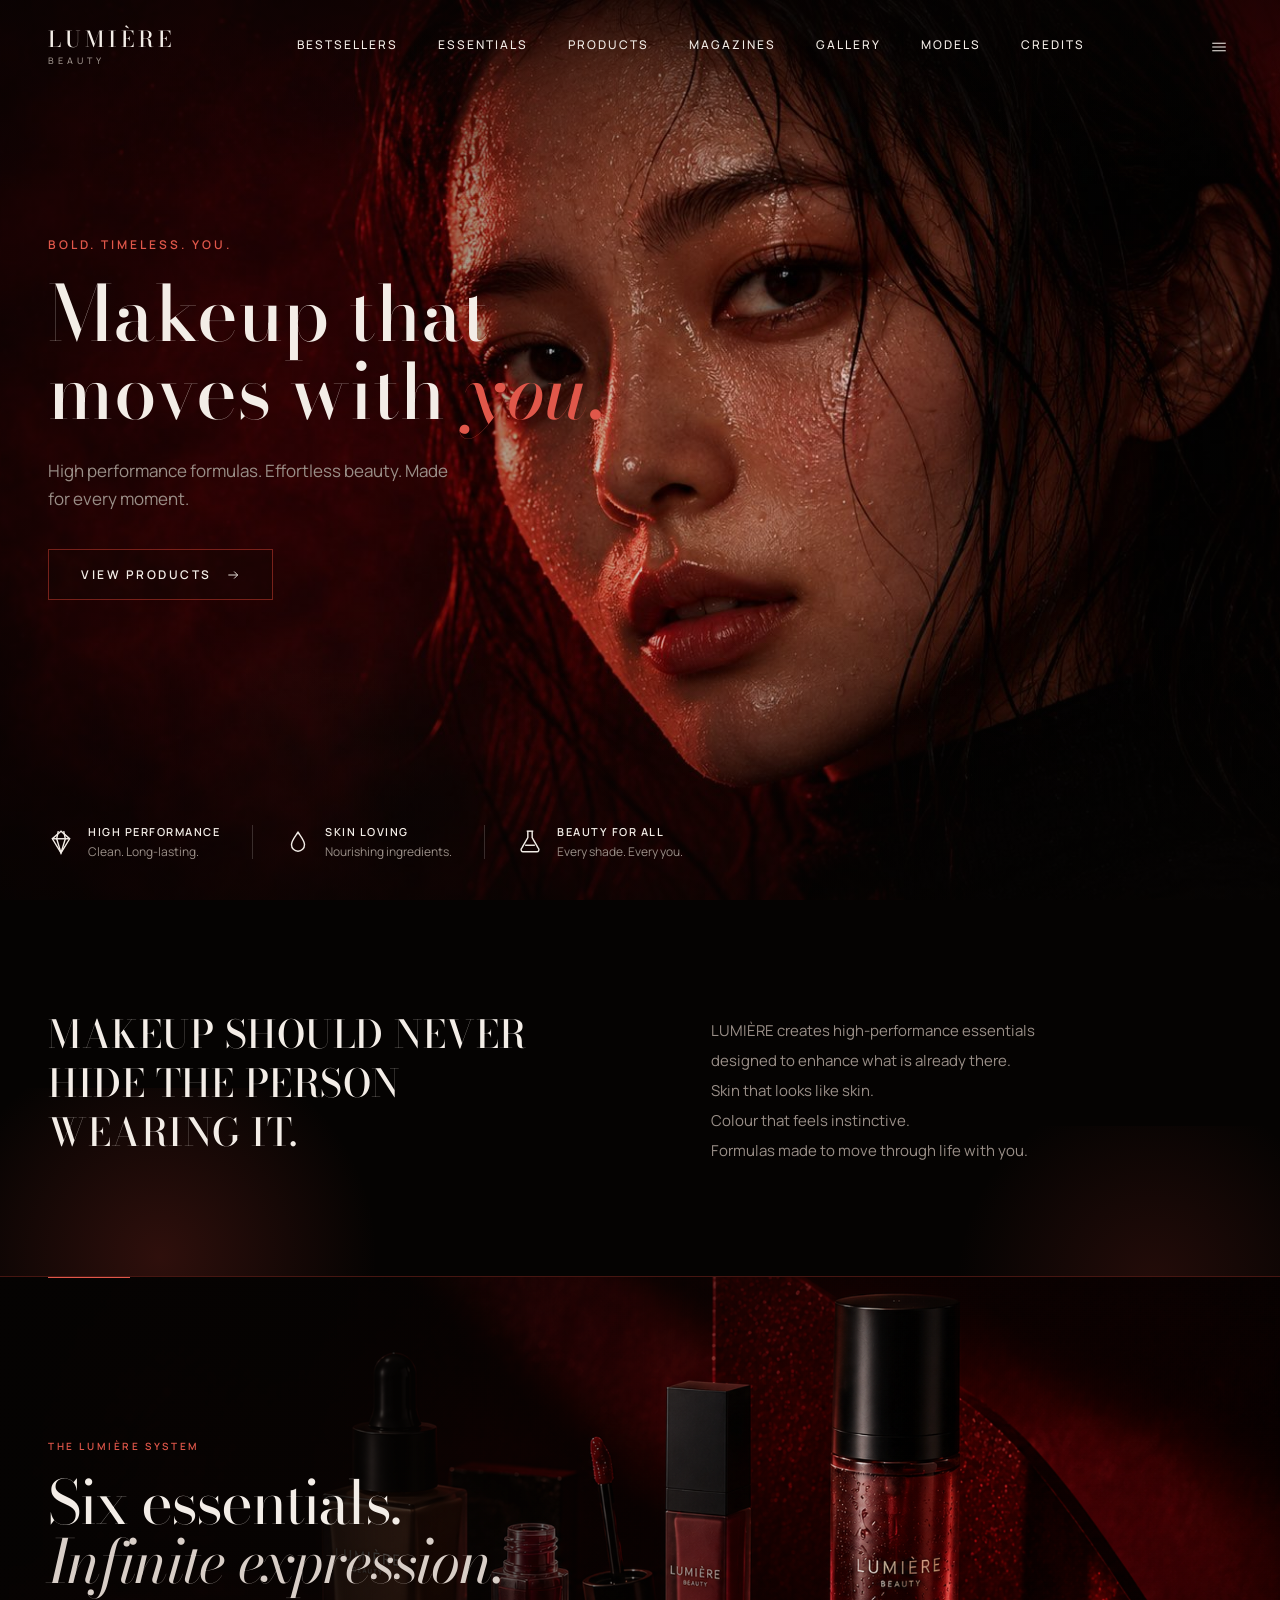
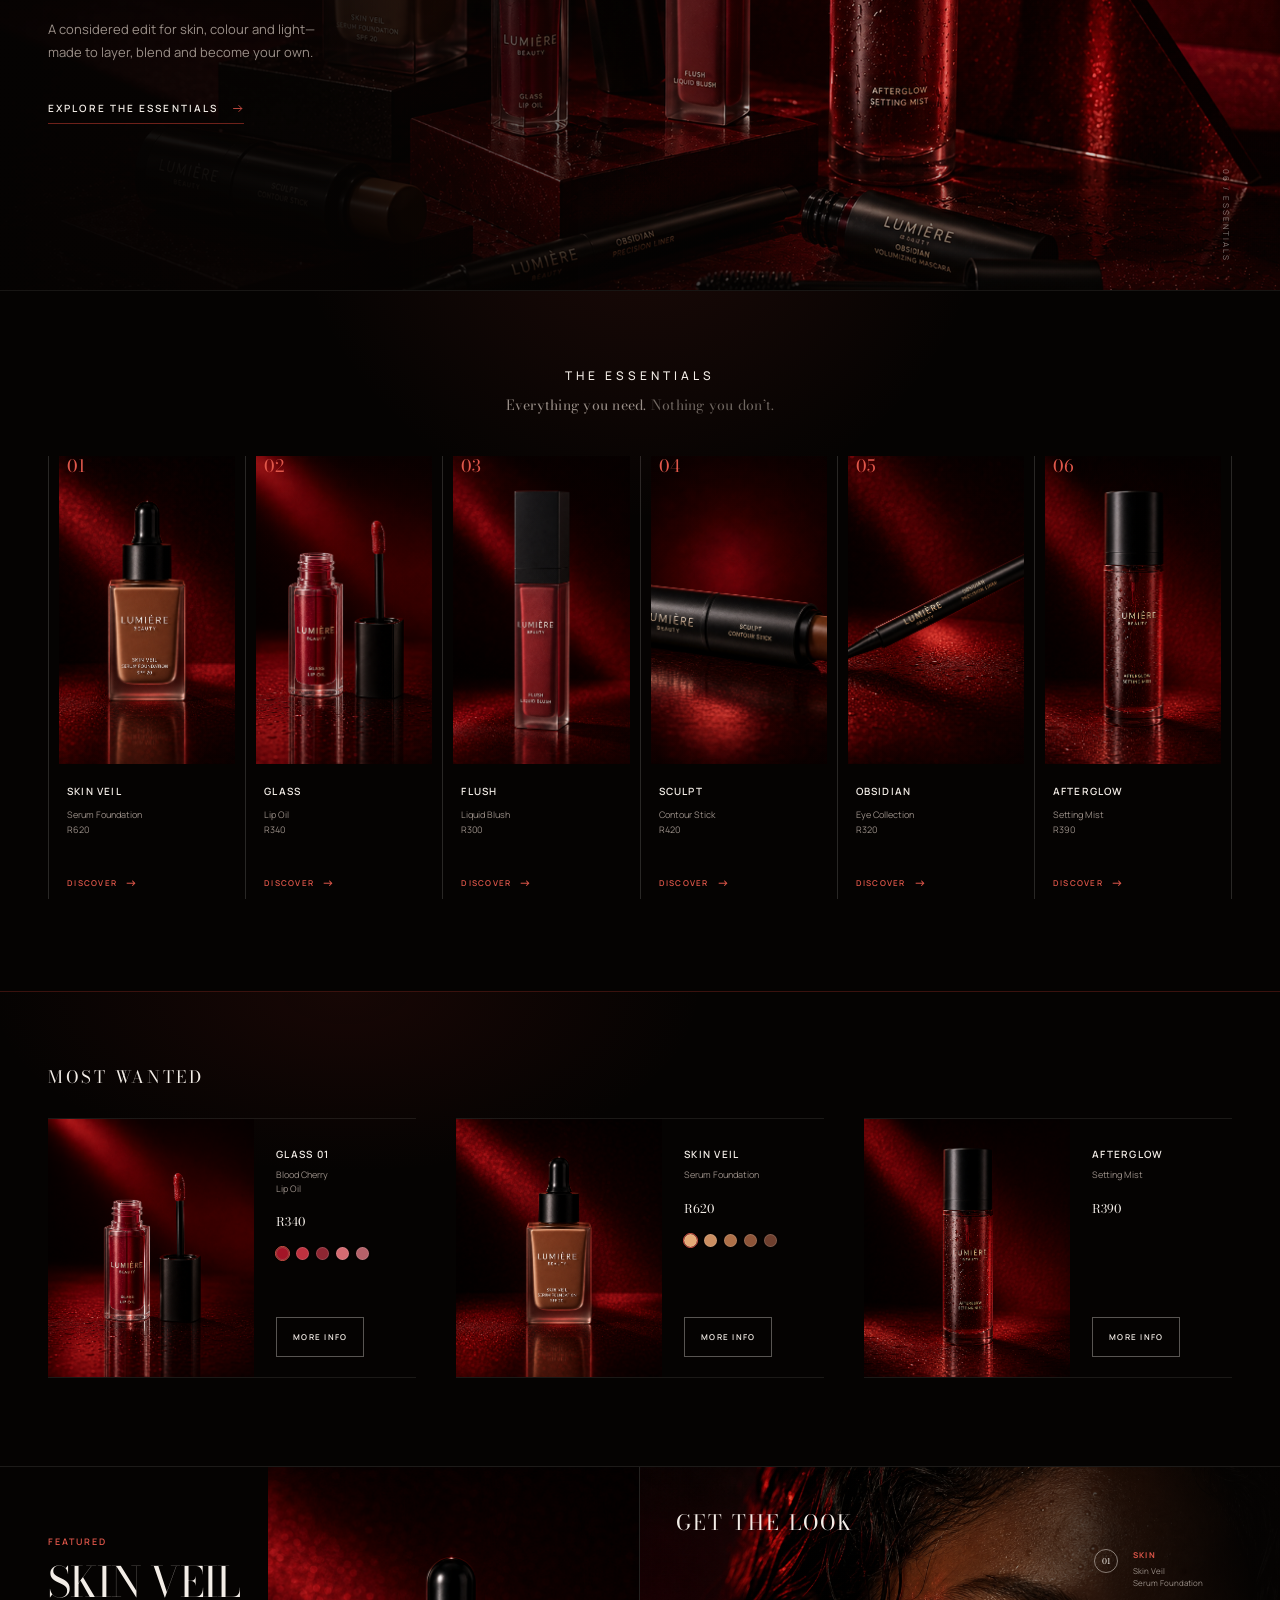
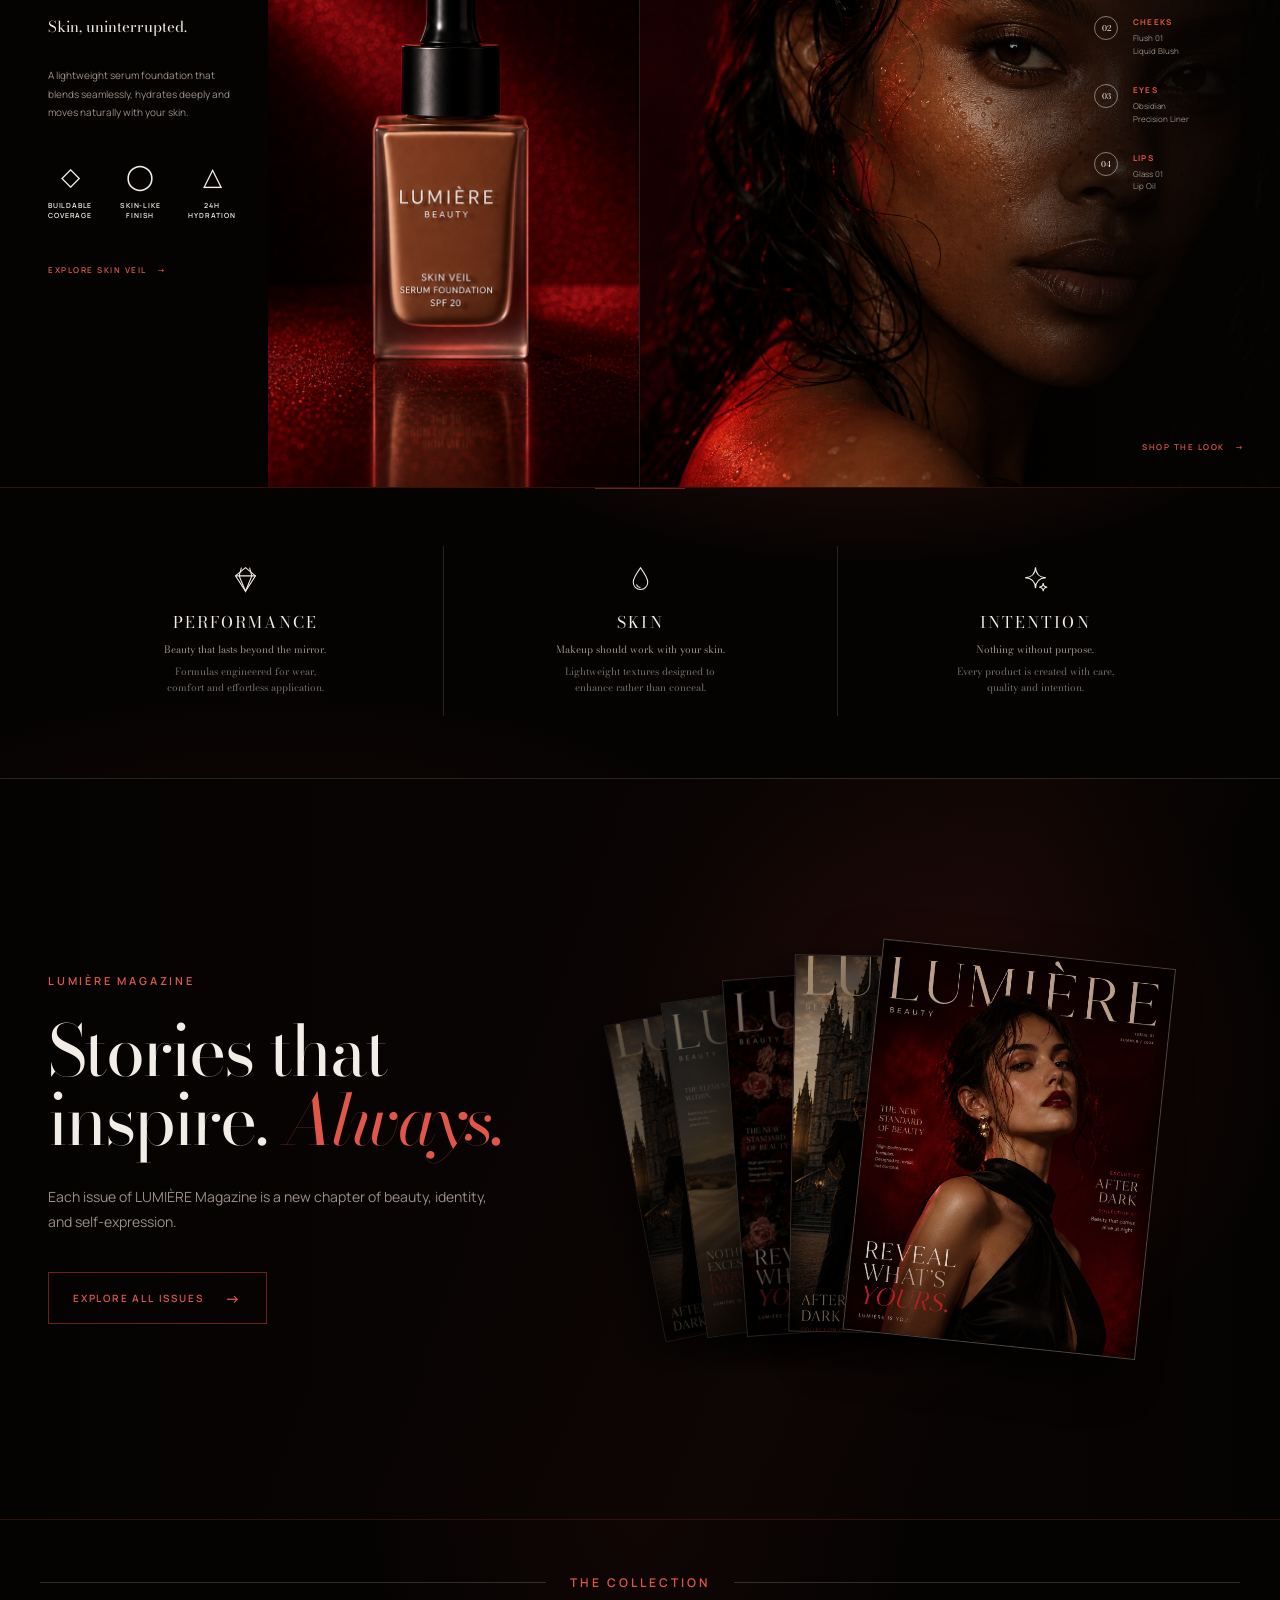
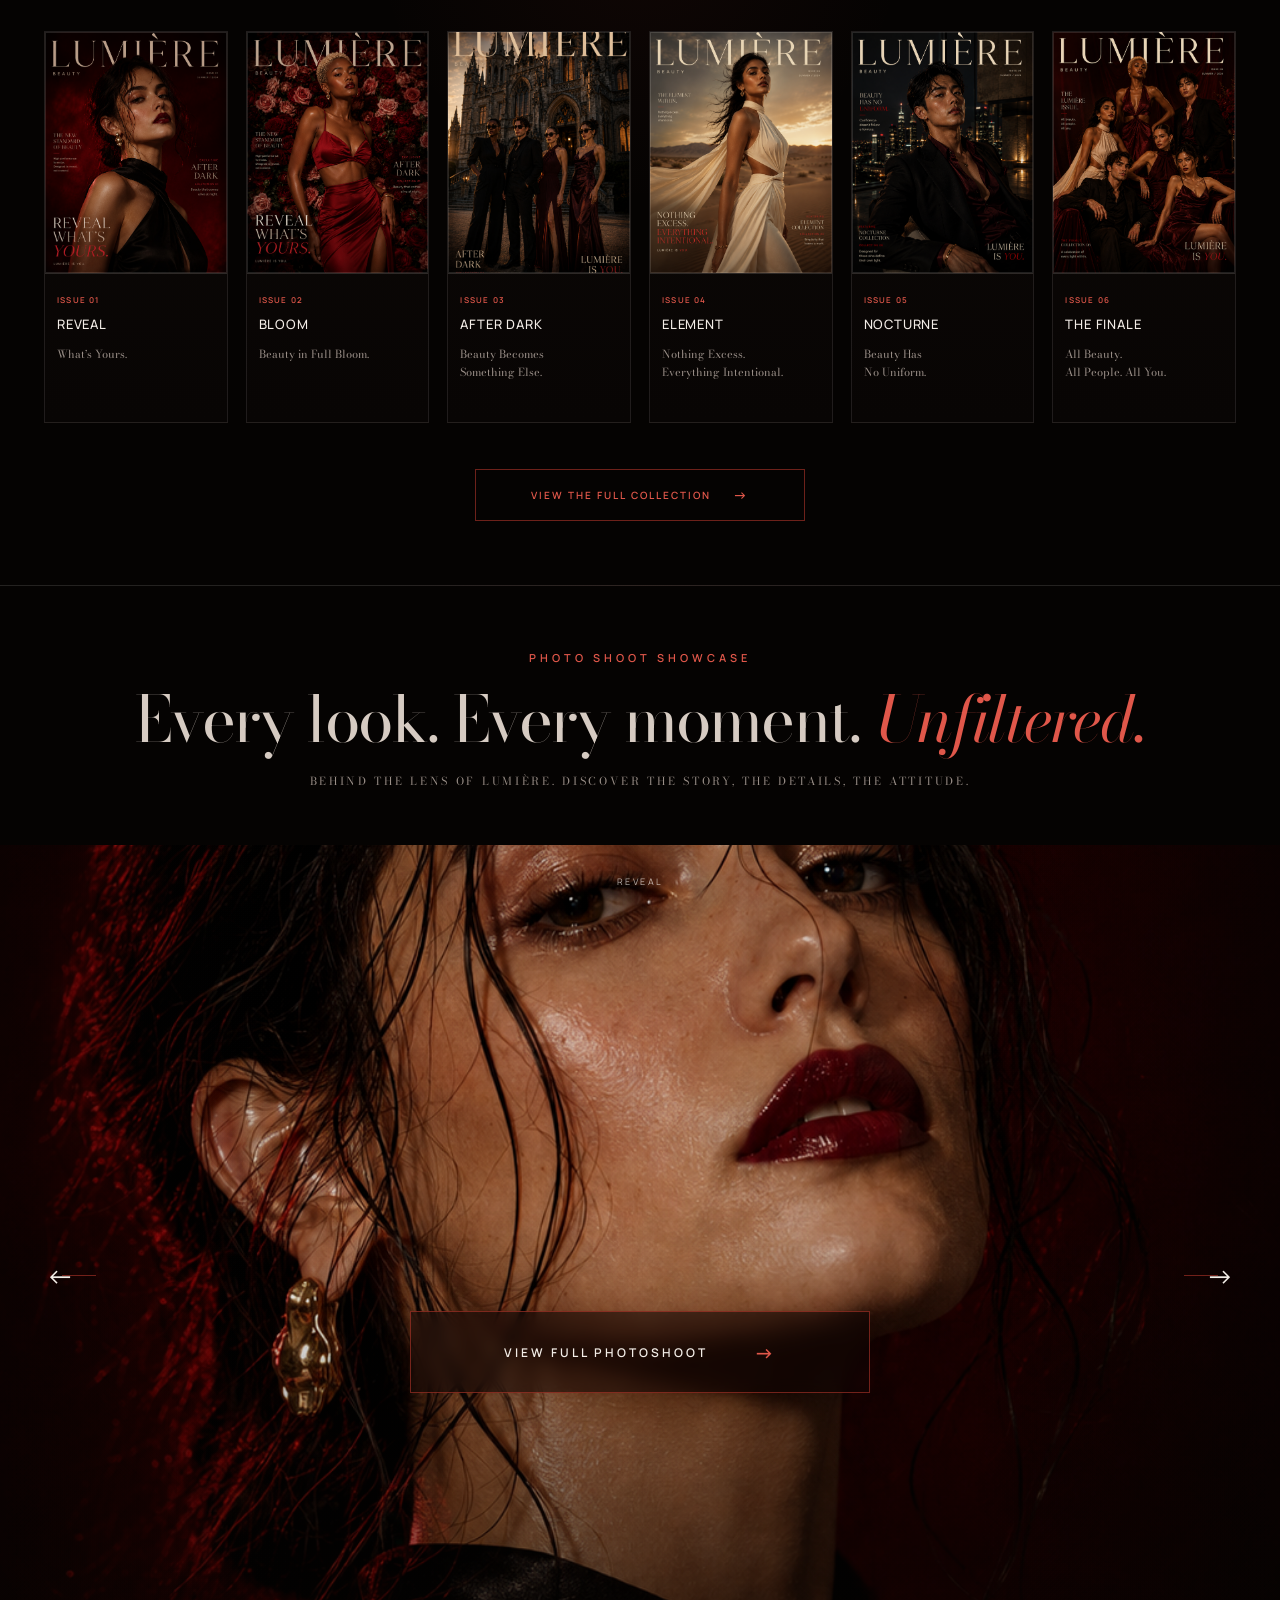
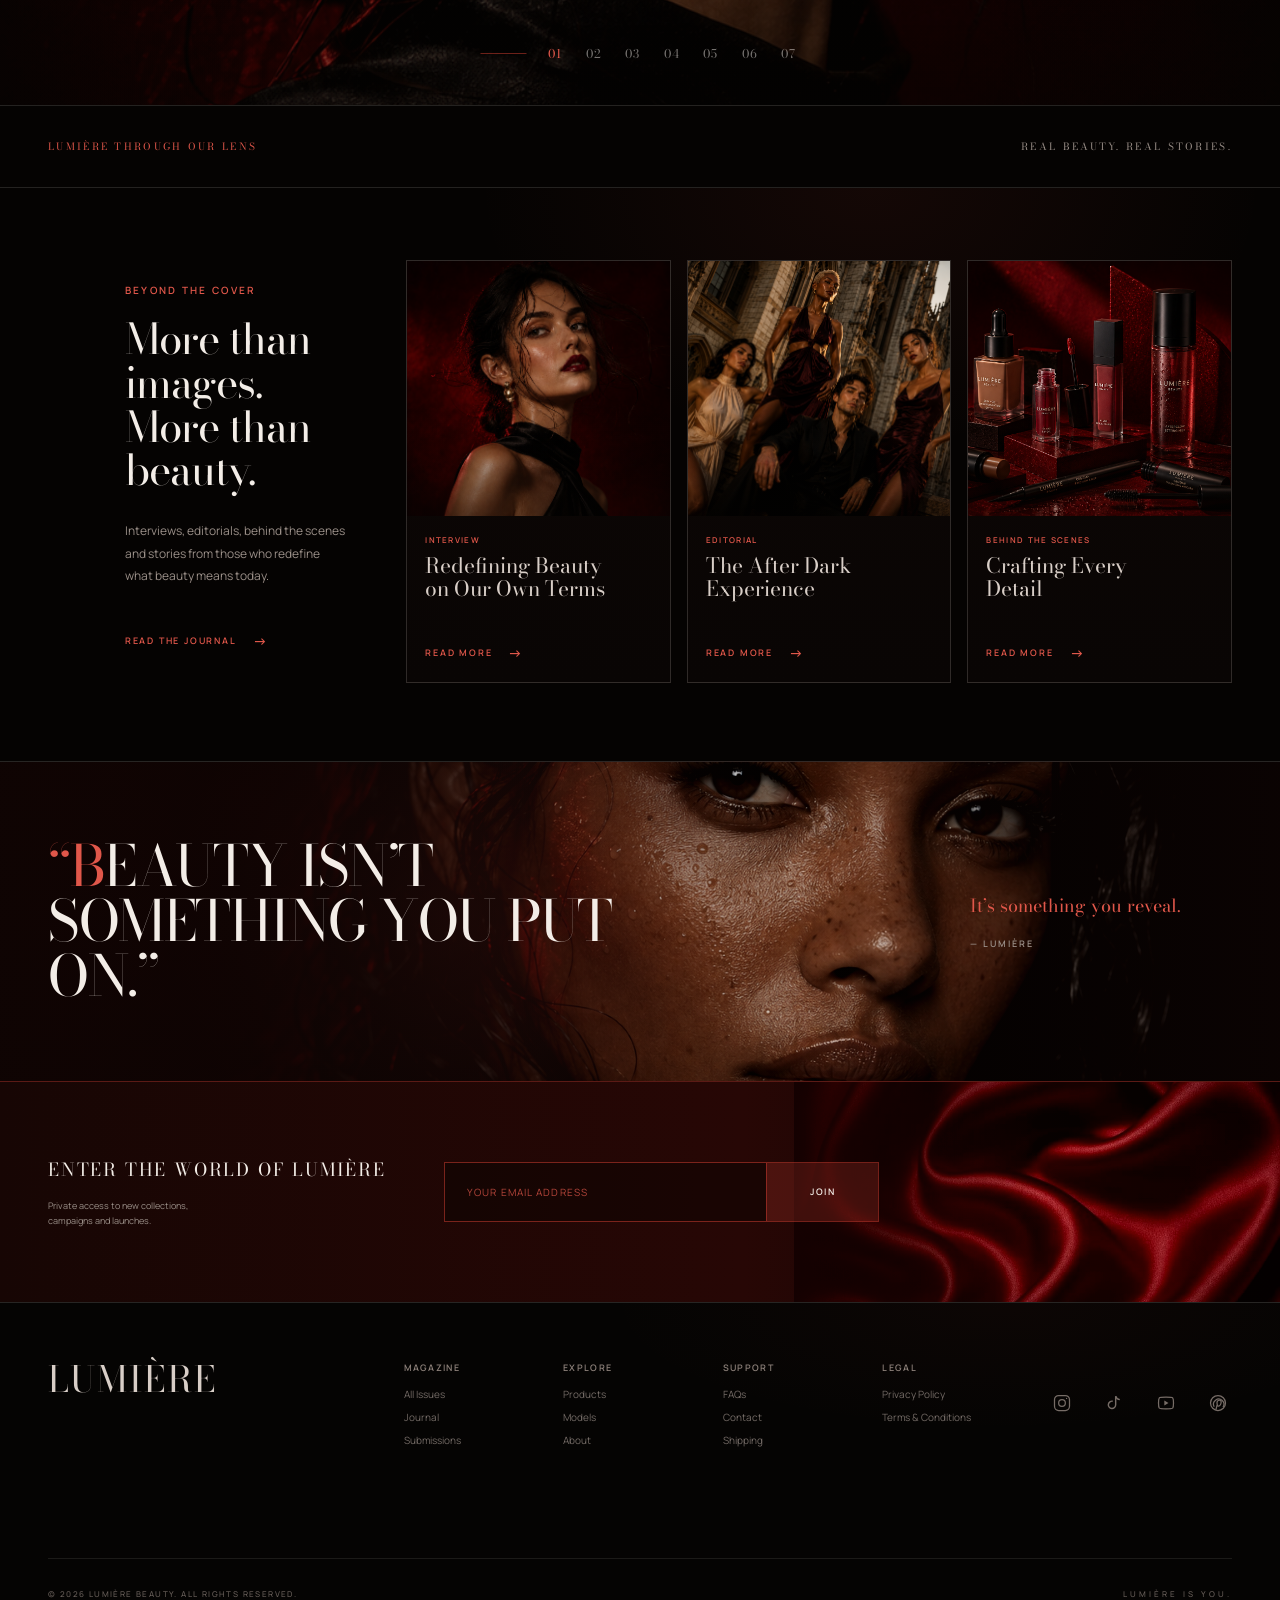
<file: index.html>
<!doctype html>
<html lang="en">
  <head>
    <meta charset="UTF-8" />
    <meta name="viewport" content="width=device-width, initial-scale=1.0" />
    <title>Lumière Beauty - High-Performance Makeup Essentials</title>
    <meta name="description" content="Discover Lumière Beauty's high-performance makeup essentials. Clean, long-lasting formulas designed to enhance your natural beauty." />
    <meta name="keywords" content="makeup, beauty, cosmetics, clean beauty, foundation, lip oil, blush, contour" />
    <meta property="og:title" content="Lumière Beauty - Bold. Timeless. You." />
    <meta property="og:description" content="High performance formulas. Effortless beauty. Made for every moment." />
    <meta property="og:type" content="website" />
    <link rel="stylesheet" href="css/styles.css" />
    <link rel="preconnect" href="https://fonts.googleapis.com" />
    <link rel="preconnect" href="https://fonts.gstatic.com" crossorigin />
    <link
      href="https://fonts.googleapis.com/css2?family=Bodoni+Moda:ital,opsz,wght@0,6..96,400;0,6..96,500;1,6..96,400;1,6..96,500&family=Manrope:wght@400;500;600&display=swap"
      rel="stylesheet"
    />
    <link rel="icon" type="image/png" href="assets/favicon.png" />
  </head>
  <body>
    <header class="site-header" id="siteHeader">
      <a href="index.html">
        <div class="logo">
        <span class="mark">LUMIÈRE</span>
        <span class="sub">BEAUTY</span>
      </div>
      </a>


      <nav class="primary-nav" aria-label="Primary">
        <a href="index.html">BESTSELLERS</a>
        <a href="essentials.html">ESSENTIALS</a>
        <a href="products.html">PRODUCTS</a>
        <a href="magazines.html">MAGAZINES</a>
        <a href="gallery.html">GALLERY</a>
        <a href="models.html">MODELS</a>
        <a href="credits.html">CREDITS</a>
      </nav>

      <div class="header-icons">
        <button
          class="menu-toggle"
          aria-label="Open menu"
          id="menuToggle"
          aria-expanded="false"
          aria-controls="mobileNav"
        >
          <svg
            viewBox="0 0 24 24"
            fill="none"
            stroke="currentColor"
            stroke-width="1.4"
          >
            <line x1="3" y1="7" x2="21" y2="7" />
            <line x1="3" y1="12" x2="21" y2="12" />
            <line x1="3" y1="17" x2="21" y2="17" />
          </svg>
        </button>
      </div>
    </header>

    <nav
      class="mobile-nav"
      id="mobileNav"
      aria-label="Mobile"
      aria-hidden="true"
    >
      <button
        class="mobile-nav-close"
        id="mobileNavClose"
        aria-label="Close menu"
      >
        <svg
          viewBox="0 0 24 24"
          fill="none"
          stroke="currentColor"
          stroke-width="1.4"
        >
          <line x1="6" y1="6" x2="18" y2="18" />
          <line x1="18" y1="6" x2="6" y2="18" />
        </svg>
      </button>
      <a href="index.html">BESTSELLERS</a>
      <a href="essentials.html">ESSENTIALS</a>
      <a href="products.html">PRODUCTS</a>
      <a href="magazines.html">MAGAZINES</a>
      <a href="gallery.html">GALLERY</a>
      <a href="models.html">MODELS</a>
      <a href="credits.html">CREDITS</a>
    </nav>

    <section class="hero">
      <div class="hero-content">
        <div class="hero-copy">
          <p class="eyebrow">Bold. Timeless. You.</p>
          <h1 class="headline">Makeup that<br />moves with <em>you.</em></h1>
          <p class="subcopy">
            High performance formulas. Effortless beauty. Made for every moment.
          </p>
          <a href="products.html" class="cta">
            VIEW PRODUCTS
            <svg
              viewBox="0 0 24 24"
              fill="none"
              stroke="currentColor"
              stroke-width="1.6"
            >
              <line x1="4" y1="12" x2="20" y2="12" />
              <polyline points="14 6 20 12 14 18" />
            </svg>
          </a>
        </div>

        <div class="value-props">
          <div class="value-item">
            <svg
              viewBox="0 0 24 24"
              fill="none"
              stroke="currentColor"
              stroke-width="1.3"
            >
              <path d="M12 2 4 9l8 13 8-13-8-7z" />
              <path d="M4 9h16" />
              <path d="M9.5 2 8 9l4 13 4-13-1.5-7" />
            </svg>
            <div>
              <p class="value-heading">High performance</p>
              <p class="value-desc">Clean. Long-lasting.</p>
            </div>
          </div>
          <div class="value-divider"></div>
          <div class="value-item">
            <svg
              viewBox="0 0 24 24"
              fill="none"
              stroke="currentColor"
              stroke-width="1.3"
            >
              <path
                d="M12 3c3 4.5 6 8 6 11.5A6 6 0 0 1 6 14.5C6 11 9 7.5 12 3z"
              />
            </svg>
            <div>
              <p class="value-heading">Skin loving</p>
              <p class="value-desc">Nourishing ingredients.</p>
            </div>
          </div>
          <div class="value-divider"></div>
          <div class="value-item">
            <svg
              viewBox="0 0 24 24"
              fill="none"
              stroke="currentColor"
              stroke-width="1.3"
            >
              <path d="M9 2h6" />
              <path
                d="M10 2v6l-5.5 9.5A2 2 0 0 0 6.2 21h11.6a2 2 0 0 0 1.7-3.5L14 8V2"
              />
              <path d="M7.5 15h9" />
            </svg>
            <div>
              <p class="value-heading">Beauty for all</p>
              <p class="value-desc">Every shade. Every you.</p>
            </div>
          </div>
        </div>
      </div>
    </section>

    <section class="statement">
      <div class="statement-inner">
        <h2 class="statement-heading">
          Makeup should never<br />hide the person<br />wearing it.
        </h2>
        <div class="statement-copy">
          <p>
            LUMIÈRE creates high-performance essentials<br />
            designed to enhance what is already there.<br />
            Skin that looks like skin.<br />
            Colour that feels instinctive.<br />
            Formulas made to move through life with you.
          </p>
        </div>
      </div>
    </section>

    <section class="essentials" aria-labelledby="essentials-title">
      <div class="essentials-media" aria-hidden="true">
        <img src="assets/essentials.png" alt="" />
      </div>
      <div class="essentials-shade" aria-hidden="true"></div>
      <div class="essentials-rule" aria-hidden="true"></div>

      <div class="essentials-content">
        <p class="essentials-kicker">The Lumi&egrave;re System</p>
        <h2 id="essentials-title">
          Six essentials.<br /><em>Infinite expression.</em>
        </h2>
        <p class="essentials-note">
          A considered edit for skin, colour and light&mdash;<br />made to
          layer, blend and become your own.
        </p>
        <a href="essentials.html" class="essentials-link">
          Explore the Essentials
          <svg
            viewBox="0 0 24 24"
            fill="none"
            stroke="currentColor"
            stroke-width="1.5"
            aria-hidden="true"
          >
            <line x1="4" y1="12" x2="20" y2="12" />
            <polyline points="14 6 20 12 14 18" />
          </svg>
        </a>
      </div>

      <p class="essentials-index" aria-hidden="true">06 / ESSENTIALS</p>
    </section>

    <section class="essential-edit" aria-labelledby="essential-edit-title">
      <div class="essential-edit-heading">
        <p class="essential-edit-kicker">The Essentials</p>
        <h2 id="essential-edit-title">
          Everything you need. <em>Nothing you don&rsquo;t.</em>
        </h2>
      </div>

      <div class="essential-grid">
        <article class="essential-card">
          <p class="essential-number">01</p>
          <a
            href="essentials.html"
            class="essential-image"
            aria-label="Discover Skin Veil serum foundation"
          >
            <img
              src="assets/essentials/lumiere-skin-veil-foundation.png"
              alt="Lumiere Skin Veil serum foundation"
            />
          </a>
          <div class="essential-card-copy">
            <h3>Skin Veil</h3>
            <p>Serum Foundation<br />R620</p>
            <a href="essentials.html" class="essential-discover"
              >Discover <span aria-hidden="true">&rarr;</span></a
            >
          </div>
        </article>

        <article class="essential-card">
          <p class="essential-number">02</p>
          <a
            href="essentials.html"
            class="essential-image"
            aria-label="Discover Glass lip oil"
          >
            <img
              src="assets/essentials/lumiere-glass-lip-oil.png"
              alt="Lumiere Glass lip oil"
            />
          </a>
          <div class="essential-card-copy">
            <h3>Glass</h3>
            <p>Lip Oil<br />R340</p>
            <a href="essentials.html" class="essential-discover"
              >Discover <span aria-hidden="true">&rarr;</span></a
            >
          </div>
        </article>

        <article class="essential-card">
          <p class="essential-number">03</p>
          <a
            href="essentials.html"
            class="essential-image"
            aria-label="Discover Flush liquid blush"
          >
            <img
              src="assets/essentials/lumiere-flush-liquid-blush.png"
              alt="Lumiere Flush liquid blush"
            />
          </a>
          <div class="essential-card-copy">
            <h3>Flush</h3>
            <p>Liquid Blush<br />R300</p>
            <a href="essentials.html" class="essential-discover"
              >Discover <span aria-hidden="true">&rarr;</span></a
            >
          </div>
        </article>

        <article class="essential-card">
          <p class="essential-number">04</p>
          <a
            href="essentials.html"
            class="essential-image"
            aria-label="Discover Sculpt contour stick"
          >
            <img
              src="assets/essentials/lumiere-sculpt-contour-stick.png"
              alt="Lumiere Sculpt contour stick"
            />
          </a>
          <div class="essential-card-copy">
            <h3>Sculpt</h3>
            <p>Contour Stick<br />R420</p>
            <a href="essentials.html" class="essential-discover"
              >Discover <span aria-hidden="true">&rarr;</span></a
            >
          </div>
        </article>

        <article class="essential-card">
          <p class="essential-number">05</p>
          <a
            href="essentials.html"
            class="essential-image"
            aria-label="Discover Obsidian eye collection"
          >
            <img
              src="assets/essentials/lumiere-obsidian-precision-liner.png"
              alt="Lumiere Obsidian precision liner"
            />
          </a>
          <div class="essential-card-copy">
            <h3>Obsidian</h3>
            <p>Eye Collection<br />R320</p>
            <a href="essentials.html" class="essential-discover"
              >Discover <span aria-hidden="true">&rarr;</span></a
            >
          </div>
        </article>

        <article class="essential-card">
          <p class="essential-number">06</p>
          <a
            href="essentials.html"
            class="essential-image"
            aria-label="Discover Afterglow setting mist"
          >
            <img
              src="assets/essentials/lumiere-afterglow-setting-mist.png"
              alt="Lumiere Afterglow setting mist"
            />
          </a>
          <div class="essential-card-copy">
            <h3>Afterglow</h3>
            <p>Setting Mist<br />R390</p>
            <a href="essentials.html" class="essential-discover"
              >Discover <span aria-hidden="true">&rarr;</span></a
            >
          </div>
        </article>
      </div>
    </section>

    <section class="most-wanted" aria-labelledby="most-wanted-title">
      <div class="most-wanted-header">
        <h2 id="most-wanted-title">Most Wanted</h2>
        <!-- <a href="" class="most-wanted-all"
          >View all bestsellers <span aria-hidden="true">&rarr;</span></a
        > -->
      </div>

      <div class="bestseller-grid">
        <article class="bestseller-card">
          <a
            href="#"
            class="bestseller-image"
            aria-label="View Glass 01 lip oil"
          >
            <img
              src="assets/essentials/lumiere-glass-lip-oil.png"
              alt="Lumiere Glass 01 lip oil in Blood Cherry"
            />
          </a>
          <div class="bestseller-info">
            <div>
              <h3>Glass 01</h3>
              <p class="bestseller-variant">Blood Cherry<br />Lip Oil</p>
              <p class="bestseller-price">R340</p>
              <div class="shade-list" aria-label="Available shades">
                <span
                  class="shade active"
                  style="--shade: #a31527"
                  title="Blood Cherry"
                ></span>
                <span
                  class="shade"
                  style="--shade: #be313f"
                  title="Crimson"
                ></span>
                <span
                  class="shade"
                  style="--shade: #8e2632"
                  title="Merlot"
                ></span>
                <span
                  class="shade"
                  style="--shade: #d56b72"
                  title="Rose"
                ></span>
                <span class="shade" style="--shade: #b56169" title="Fig"></span>
              </div>
            </div>
            <button class="bag-button" type="button">More Info</button>
          </div>
        </article>

        <article class="bestseller-card">
          <a
            href="#"
            class="bestseller-image"
            aria-label="View Skin Veil serum foundation"
          >
            <img
              src="assets/essentials/lumiere-skin-veil-foundation.png"
              alt="Lumiere Skin Veil serum foundation"
            />
          </a>
          <div class="bestseller-info">
            <div>
              <h3>Skin Veil</h3>
              <p class="bestseller-variant">Serum Foundation</p>
              <p class="bestseller-price">R620</p>
              <div class="shade-list" aria-label="Available shades">
                <span
                  class="shade active"
                  style="--shade: #e4aa77"
                  title="Light Warm"
                ></span>
                <span
                  class="shade"
                  style="--shade: #cb8e61"
                  title="Medium Warm"
                ></span>
                <span
                  class="shade"
                  style="--shade: #ae7048"
                  title="Tan Neutral"
                ></span>
                <span
                  class="shade"
                  style="--shade: #8d5438"
                  title="Deep Warm"
                ></span>
                <span
                  class="shade"
                  style="--shade: #6e3f2e"
                  title="Rich Neutral"
                ></span>
              </div>
            </div>
            <button class="bag-button" type="button">More Info</button>
          </div>
        </article>

        <article class="bestseller-card">
          <a
            href="#"
            class="bestseller-image"
            aria-label="View Afterglow setting mist"
          >
            <img
              src="assets/essentials/lumiere-afterglow-setting-mist.png"
              alt="Lumiere Afterglow setting mist"
            />
          </a>
          <div class="bestseller-info">
            <div>
              <h3>Afterglow</h3>
              <p class="bestseller-variant">Setting Mist</p>
              <p class="bestseller-price">R390</p>
            </div>
            <button class="bag-button" type="button">More Info</button>
          </div>
        </article>
      </div>
    </section>

    <section class="get-look" aria-labelledby="get-look-title">
      <div class="featured-product">
        <div class="featured-copy">
          <p class="featured-kicker">Featured</p>
          <h2>Skin Veil</h2>
          <p class="featured-tagline">Skin, uninterrupted.</p>
          <p class="featured-description">
            A lightweight serum foundation that blends seamlessly, hydrates
            deeply and moves naturally with your skin.
          </p>

          <div class="featured-benefits" aria-label="Product benefits">
            <div>
              <span aria-hidden="true">◇</span>
              <p>Buildable<br />coverage</p>
            </div>
            <div>
              <span aria-hidden="true">◯</span>
              <p>Skin-like<br />finish</p>
            </div>
            <div>
              <span aria-hidden="true">△</span>
              <p>24H<br />hydration</p>
            </div>
          </div>

          <a href="essentials.html#skin-veil" class="featured-link"
            >Explore Skin Veil <span aria-hidden="true">&rarr;</span></a
          >
        </div>

        <div class="featured-product-image">
          <img
            src="assets/essentials/lumiere-skin-veil-foundation.png"
            alt="Lumiere Skin Veil serum foundation"
          />
        </div>
      </div>

      <div class="look-story">
        <img
          class="look-story-image"
          src="assets/skin-veil-campaign.png"
          alt="Lumiere Skin Veil beauty look with luminous skin and wet-look hair"
        />
        <div class="look-story-shade" aria-hidden="true"></div>
        <div class="look-story-content">
          <h2 id="get-look-title">Get the Look</h2>
          <ol class="look-routine">
            <li>
              <span>01</span>
              <div>
                <strong>Skin</strong>
                <p>Skin Veil<br />Serum Foundation</p>
              </div>
            </li>
            <li>
              <span>02</span>
              <div>
                <strong>Cheeks</strong>
                <p>Flush 01<br />Liquid Blush</p>
              </div>
            </li>
            <li>
              <span>03</span>
              <div>
                <strong>Eyes</strong>
                <p>Obsidian<br />Precision Liner</p>
              </div>
            </li>
            <li>
              <span>04</span>
              <div>
                <strong>Lips</strong>
                <p>Glass 01<br />Lip Oil</p>
              </div>
            </li>
          </ol>
          <a href="essentials.html" class="shop-look-link"
            >Shop the look <span aria-hidden="true">&rarr;</span></a
          >
        </div>
      </div>
    </section>

    <section class="brand-principles" aria-label="Lumiere Beauty principles">
      <div class="principles-inner">
        <article class="principle-item">
          <svg
            viewBox="0 0 32 32"
            fill="none"
            stroke="currentColor"
            stroke-width="1.15"
            aria-hidden="true"
          >
            <path d="M16 3 5 12l11 17 11-17L16 3Z" />
            <path d="M5 12h22M11.5 3 9 12l7 17 7-17-2.5-9" />
          </svg>
          <h2>Performance</h2>
          <p class="principle-lead">Beauty that lasts beyond the mirror.</p>
          <p>
            Formulas engineered for wear,<br />comfort and effortless
            application.
          </p>
        </article>

        <article class="principle-item">
          <svg
            viewBox="0 0 32 32"
            fill="none"
            stroke="currentColor"
            stroke-width="1.15"
            aria-hidden="true"
          >
            <path
              d="M16 3c4.6 6.4 8 11.1 8 16a8 8 0 0 1-16 0c0-4.9 3.4-9.6 8-16Z"
            />
            <path d="M11.5 21.5c.8 2.1 2.3 3.2 4.5 3.5" />
          </svg>
          <h2>Skin</h2>
          <p class="principle-lead">Makeup should work with your skin.</p>
          <p>
            Lightweight textures designed to<br />enhance rather than conceal.
          </p>
        </article>

        <article class="principle-item">
          <svg
            viewBox="0 0 32 32"
            fill="none"
            stroke="currentColor"
            stroke-width="1.15"
            aria-hidden="true"
          >
            <path
              d="M16 2.5c.3 7.7 3.8 11.2 11.5 11.5C19.8 14.3 16.3 17.8 16 25.5 15.7 17.8 12.2 14.3 4.5 14 12.2 13.7 15.7 10.2 16 2.5Z"
            />
            <path
              d="M24.5 20c.1 3.1 1.4 4.4 4.5 4.5-3.1.1-4.4 1.4-4.5 4.5-.1-3.1-1.4-4.4-4.5-4.5 3.1-.1 4.4-1.4 4.5-4.5Z"
            />
          </svg>
          <h2>Intention</h2>
          <p class="principle-lead">Nothing without purpose.</p>
          <p>Every product is created with care,<br />quality and intention.</p>
        </article>
      </div>
    </section>

    <section class="magazine-intro" aria-labelledby="magazine-title">
      <div class="magazine-copy">
        <p class="magazine-kicker">Lumi&egrave;re Magazine</p>
        <h2 id="magazine-title">Stories that<br />inspire. <em>Always.</em></h2>
        <p class="magazine-description">
          Each issue of LUMI&Egrave;RE Magazine is a new chapter of beauty,
          identity, and self-expression.
        </p>
        <a href="magazines.html" class="magazine-cta"
          >Explore all issues <span aria-hidden="true">&rarr;</span></a
        >
      </div>

      <div
        class="magazine-covers"
        aria-label="Selected Lumiere Magazine covers"
      >

        <figure class="magazine-cover magazine-cover-5">
          <img
            src="assets/magazine_covers/after_dark.png"
            alt="Lumiere Magazine After Dark issue"
          />
        </figure>
        <figure class="magazine-cover magazine-cover-4">
          <img
            src="assets/magazine_covers/element.png"
            alt="Lumiere Magazine Element issue"
          />
        </figure>
        <figure class="magazine-cover magazine-cover-3">
          <img
            src="assets/magazine_covers/bloom.png"
            alt="Lumiere Magazine red roses issue"
          />
        </figure>
        <figure class="magazine-cover magazine-cover-2">
          <img
            src="assets/magazine_covers/after_dark.png"
            alt="Lumiere Magazine group portrait issue"
          />
        </figure>
        <figure class="magazine-cover magazine-cover-1">
          <img
            src="assets/magazine_covers/reveal.png"
            alt="Lumiere Magazine Reveal What's Yours issue"
          />
        </figure>
      </div>
    </section>

    <section class="magazine-collection" aria-labelledby="collection-title">
      <div class="collection-heading">
        <span aria-hidden="true"></span>
        <h2 id="collection-title">The Collection</h2>
        <span aria-hidden="true"></span>
      </div>

      <div class="collection-carousel">
        <div
          class="collection-track"
          id="collectionTrack"
          tabindex="0"
          aria-label="Lumiere Magazine issues"
        >
          <article class="issue-card">
            <a href="magazines.html" class="issue-cover"
              ><img
                src="assets/magazine_covers/reveal.png"
                alt="Lumiere Magazine Issue 01 Reveal cover"
            /></a>
            <div class="issue-copy">
              <p>Issue 01</p>
              <h3>Reveal</h3>
              <span>What&rsquo;s Yours.</span>
            </div>
          </article>
          <article class="issue-card">
            <a href="magazines.html" class="issue-cover"
              ><img
                src="assets/magazine_covers/bloom.png"
                alt="Lumiere Magazine Issue 02 Bloom cover"
            /></a>
            <div class="issue-copy">
              <p>Issue 02</p>
              <h3>Bloom</h3>
              <span>Beauty in Full Bloom.</span>
            </div>
          </article>
          <article class="issue-card">
            <a href="magazines.html" class="issue-cover"
              ><img
                src="assets/magazine_covers/after_dark.png"
                alt="Lumiere Magazine Issue 03 After Dark cover"
            /></a>
            <div class="issue-copy">
              <p>Issue 03</p>
              <h3>After Dark</h3>
              <span>Beauty Becomes<br />Something Else.</span>
            </div>
          </article>
          <article class="issue-card">
            <a href="magazines.html" class="issue-cover"
              ><img
                src="assets/magazine_covers/element.png"
                alt="Lumiere Magazine Issue 04 Element cover"
            /></a>
            <div class="issue-copy">
              <p>Issue 04</p>
              <h3>Element</h3>
              <span>Nothing Excess.<br />Everything Intentional.</span>
            </div>
          </article>
          <article class="issue-card">
            <a href="magazines.html" class="issue-cover"
              ><img
                src="assets/magazine_covers/nocturne.png"
                alt="Lumiere Magazine Issue 05 Nocturne cover"
            /></a>
            <div class="issue-copy">
              <p>Issue 05</p>
              <h3>Nocturne</h3>
              <span>Beauty Has<br />No Uniform.</span>
            </div>
          </article>
          <article class="issue-card">
            <a href="magazines.html" class="issue-cover"
              ><img
                src="assets/magazine_covers/the_finale.png"
                alt="Lumiere Magazine Issue 06 The Finale cover"
            /></a>
            <div class="issue-copy">
              <p>Issue 06</p>
              <h3>The Finale</h3>
              <span>All Beauty.<br />All People. All You.</span>
            </div>
          </article>
        </div>

      </div>

      <a href="magazines.html" class="collection-cta"
        >View the full collection <span aria-hidden="true">&rarr;</span></a
      >
    </section>

    <section class="photoshoot-showcase" aria-labelledby="showcase-title">
      <header class="showcase-intro">
        <p>Photo Shoot Showcase</p>
        <h2 id="showcase-title">
          Every look. Every moment. <em>Unfiltered.</em>
        </h2>
        <span
          >Behind the lens of Lumi&egrave;re. Discover the story, the details,
          the attitude.</span
        >
      </header>

      <div class="showcase-stage">
        <img
          class="showcase-image"
          id="showcaseImage"
          src="assets/photoshoot/reveal/reveal-01.png"
          alt="Reveal photoshoot beauty portrait"
        />
        <div class="showcase-shade" aria-hidden="true"></div>

        <p class="showcase-category" id="showcaseCategory" aria-live="polite">
          Reveal
        </p>

        <button
          class="showcase-arrow showcase-prev"
          type="button"
          id="showcasePrev"
          aria-label="Show previous photoshoot"
        >
          <span aria-hidden="true">&larr;</span>
        </button>
        <button
          class="showcase-arrow showcase-next"
          type="button"
          id="showcaseNext"
          aria-label="Show next photoshoot"
        >
          <span aria-hidden="true">&rarr;</span>
        </button>

        <a href="gallery.html" class="showcase-cta"
          >View full photoshoot <span aria-hidden="true">&rarr;</span></a
        >

        <div
          class="showcase-pagination"
          aria-label="Choose photoshoot category"
        >
          <button
            class="active"
            type="button"
            data-slide="0"
            aria-label="Show Reveal photoshoot"
          >
            01
          </button>
          <button
            type="button"
            data-slide="1"
            aria-label="Show Bloom photoshoot"
          >
            02
          </button>
          <button
            type="button"
            data-slide="2"
            aria-label="Show After Dark photoshoot"
          >
            03
          </button>
          <button
            type="button"
            data-slide="3"
            aria-label="Show Element photoshoot"
          >
            04
          </button>
          <button
            type="button"
            data-slide="4"
            aria-label="Show Nocturne photoshoot"
          >
            05
          </button>
          <button
            type="button"
            data-slide="5"
            aria-label="Show The Finale photoshoot"
          >
            06
          </button>
          <button
            type="button"
            data-slide="6"
            aria-label="Show The New Standard photoshoot"
          >
            07
          </button>
        </div>
      </div>

      <footer class="showcase-signoff">
        <p>Lumi&egrave;re Through Our Lens</p>
        <span>Real Beauty. Real Stories.</span>
      </footer>
    </section>

    <section class="journal-preview" aria-labelledby="journal-title">
      <div class="journal-intro">
        <p class="journal-kicker">Beyond the Cover</p>
        <h2 id="journal-title">More than images.<br />More than beauty.</h2>
        <p class="journal-description">
          Interviews, editorials, behind the scenes and stories from those who
          redefine what beauty means today.
        </p>
        <a href="#" class="journal-main-link"
          >Read the journal <span aria-hidden="true">&rarr;</span></a
        >
      </div>

      <div class="journal-grid">
        <article class="journal-card">
          <a
            href="#"
            class="journal-image"
            aria-label="Read Redefining Beauty on Our Own Terms"
          >
            <img
              src="assets/photoshoot/reveal/reveal-02.png"
              alt="Lumiere beauty portrait from the Reveal photoshoot"
            />
          </a>
          <div class="journal-card-body">
            <p>Interview</p>
            <h3>Redefining Beauty<br />on Our Own Terms</h3>
            <a href="#">Read more <span aria-hidden="true">&rarr;</span></a>
          </div>
        </article>

        <article class="journal-card">
          <a
            href="#"
            class="journal-image"
            aria-label="Read The After Dark Experience"
          >
            <img
              src="assets/photoshoot/after-dark/after-dark-02.png"
              alt="After Dark editorial photographed outside a Gothic cathedral"
            />
          </a>
          <div class="journal-card-body">
            <p>Editorial</p>
            <h3>The After Dark<br />Experience</h3>
            <a href="#">Read more <span aria-hidden="true">&rarr;</span></a>
          </div>
        </article>

        <article class="journal-card">
          <a
            href="#"
            class="journal-image"
            aria-label="Read Crafting Every Detail"
          >
            <img
              src="assets/essentials.png"
              alt="Lumiere Beauty essentials arranged on a crimson studio set"
            />
          </a>
          <div class="journal-card-body">
            <p>Behind the Scenes</p>
            <h3>Crafting Every<br />Detail</h3>
            <a href="#">Read more <span aria-hidden="true">&rarr;</span></a>
          </div>
        </article>
      </div>
    </section>

    <section class="world-invite" aria-label="Join the world of Lumiere">
      <div class="world-quote">
        <div class="world-quote-image" aria-hidden="true"></div>
        <blockquote>
          <p>&ldquo;Beauty isn&rsquo;t<br />something you put on.&rdquo;</p>
        </blockquote>
        <div class="world-quote-signature">
          <p>It&rsquo;s something you reveal.</p>
          <span>&mdash; Lumi&egrave;re</span>
        </div>
      </div>

      <div class="world-newsletter">
        <div class="newsletter-text">
          <h2>Enter the World of Lumi&egrave;re</h2>
          <p>Private access to new collections,<br />campaigns and launches.</p>
        </div>

        <form class="newsletter-form" action="#" method="post">
          <label class="sr-only" for="newsletterEmail"
            >Your email address</label
          >
          <input
            id="newsletterEmail"
            name="email"
            type="email"
            autocomplete="email"
            placeholder="YOUR EMAIL ADDRESS"
            required
          />
          <button type="submit">Join</button>
        </form>

        <div class="newsletter-art" aria-hidden="true"></div>
      </div>
    </section>

    <footer class="site-footer">
      <div class="footer-main">
        <a href="#" class="footer-brand" aria-label="Lumiere Beauty home"
          >Lumi&egrave;re</a
        >

        <nav class="footer-column" aria-label="Magazine links">
          <h2>Magazine</h2>
          <a href="#">All Issues</a>
          <a href="#">Journal</a>
          <a href="#">Submissions</a>
        </nav>

        <nav class="footer-column" aria-label="Explore links">
          <h2>Explore</h2>
          <a href="#">Products</a>
          <a href="#">Models</a>
          <a href="#">About</a>
        </nav>

        <nav class="footer-column" aria-label="Support links">
          <h2>Support</h2>
          <a href="#">FAQs</a>
          <a href="#">Contact</a>
          <a href="#">Shipping</a>
        </nav>

        <nav class="footer-column" aria-label="Legal links">
          <h2>Legal</h2>
          <a href="#">Privacy Policy</a>
          <a href="#">Terms &amp; Conditions</a>
        </nav>

        <div class="footer-socials" aria-label="Social media">
          <a href="#" aria-label="Instagram">
            <svg
              viewBox="0 0 24 24"
              fill="none"
              stroke="currentColor"
              stroke-width="1.5"
              aria-hidden="true"
            >
              <rect x="3" y="3" width="18" height="18" rx="5" />
              <circle cx="12" cy="12" r="4" />
              <circle
                cx="17.5"
                cy="6.5"
                r=".8"
                fill="currentColor"
                stroke="none"
              />
            </svg>
          </a>
          <a href="#" aria-label="TikTok">
            <svg
              viewBox="0 0 24 24"
              fill="none"
              stroke="currentColor"
              stroke-width="1.7"
              aria-hidden="true"
            >
              <path d="M14 4v10.2a4.4 4.4 0 1 1-3.5-4.3" />
              <path d="M14 4c.8 2.5 2.3 3.8 5 4" />
            </svg>
          </a>
          <a href="#" aria-label="YouTube">
            <svg
              viewBox="0 0 24 24"
              fill="none"
              stroke="currentColor"
              stroke-width="1.5"
              aria-hidden="true"
            >
              <path
                d="M21 12c0 3.7-.5 5.6-1 6.2-.8.8-4.4.8-8 .8s-7.2 0-8-.8C3.5 17.6 3 15.7 3 12s.5-5.6 1-6.2C4.8 5 8.4 5 12 5s7.2 0 8 .8c.5.6 1 2.5 1 6.2Z"
              />
              <path d="m10 9 5 3-5 3V9Z" fill="currentColor" stroke="none" />
            </svg>
          </a>
          <a href="#" aria-label="Pinterest">
            <svg
              viewBox="0 0 24 24"
              fill="none"
              stroke="currentColor"
              stroke-width="1.5"
              aria-hidden="true"
            >
              <circle cx="12" cy="12" r="9" />
              <path
                d="M9.5 20c.6-2.1 1.1-4.2 1.6-6.4-.9-1.8.1-5.2 2.5-5.2 1.5 0 2.2 1.1 2.2 2.5 0 2-1.3 4.9-3.2 4.9-1 0-1.7-.9-1.5-2"
              />
              <path d="M7.4 16.5A6.2 6.2 0 1 1 18 17" />
            </svg>
          </a>
        </div>
      </div>

      <div class="footer-bottom">
        <p>&copy; 2026 Lumi&egrave;re Beauty. All rights reserved.</p>
        <p>Lumi&egrave;re is You.</p>
      </div>
    </footer>

    <script src="js/main.js"></script>
  </body>
</html>
</file>
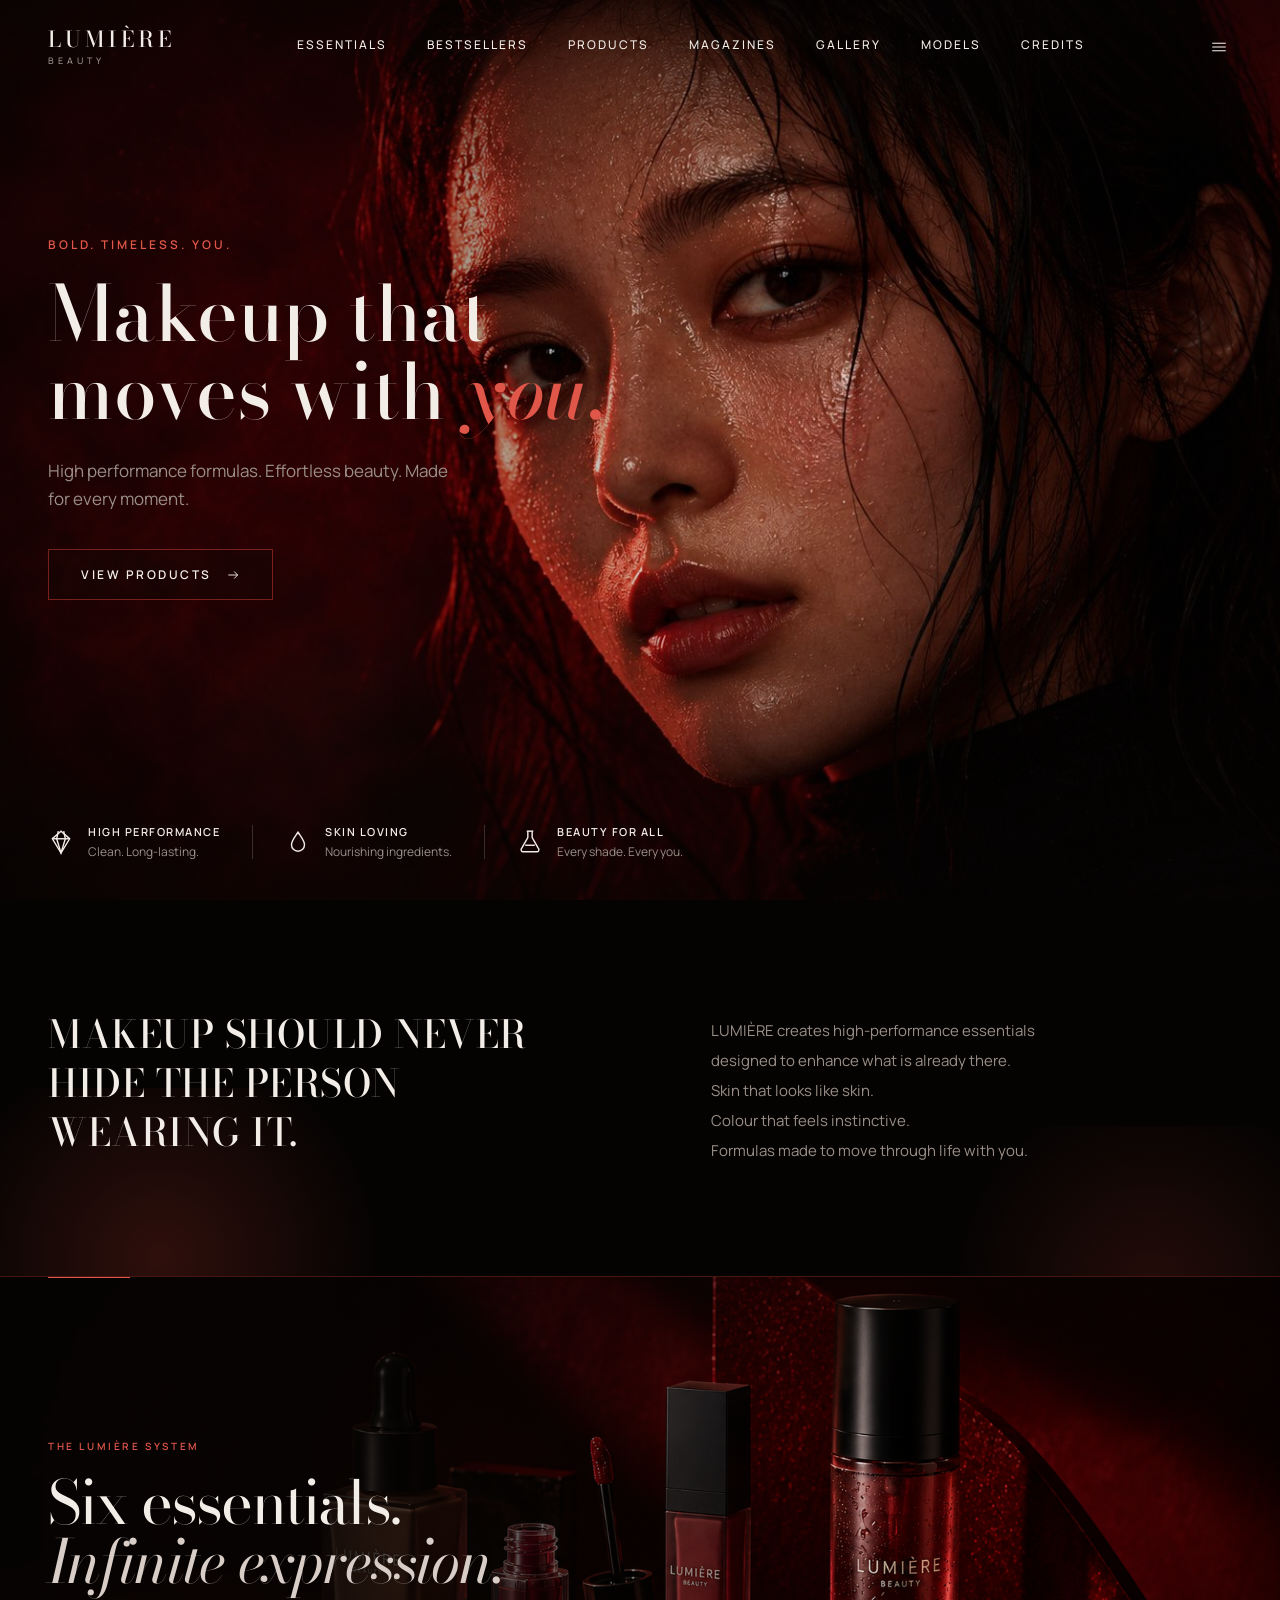
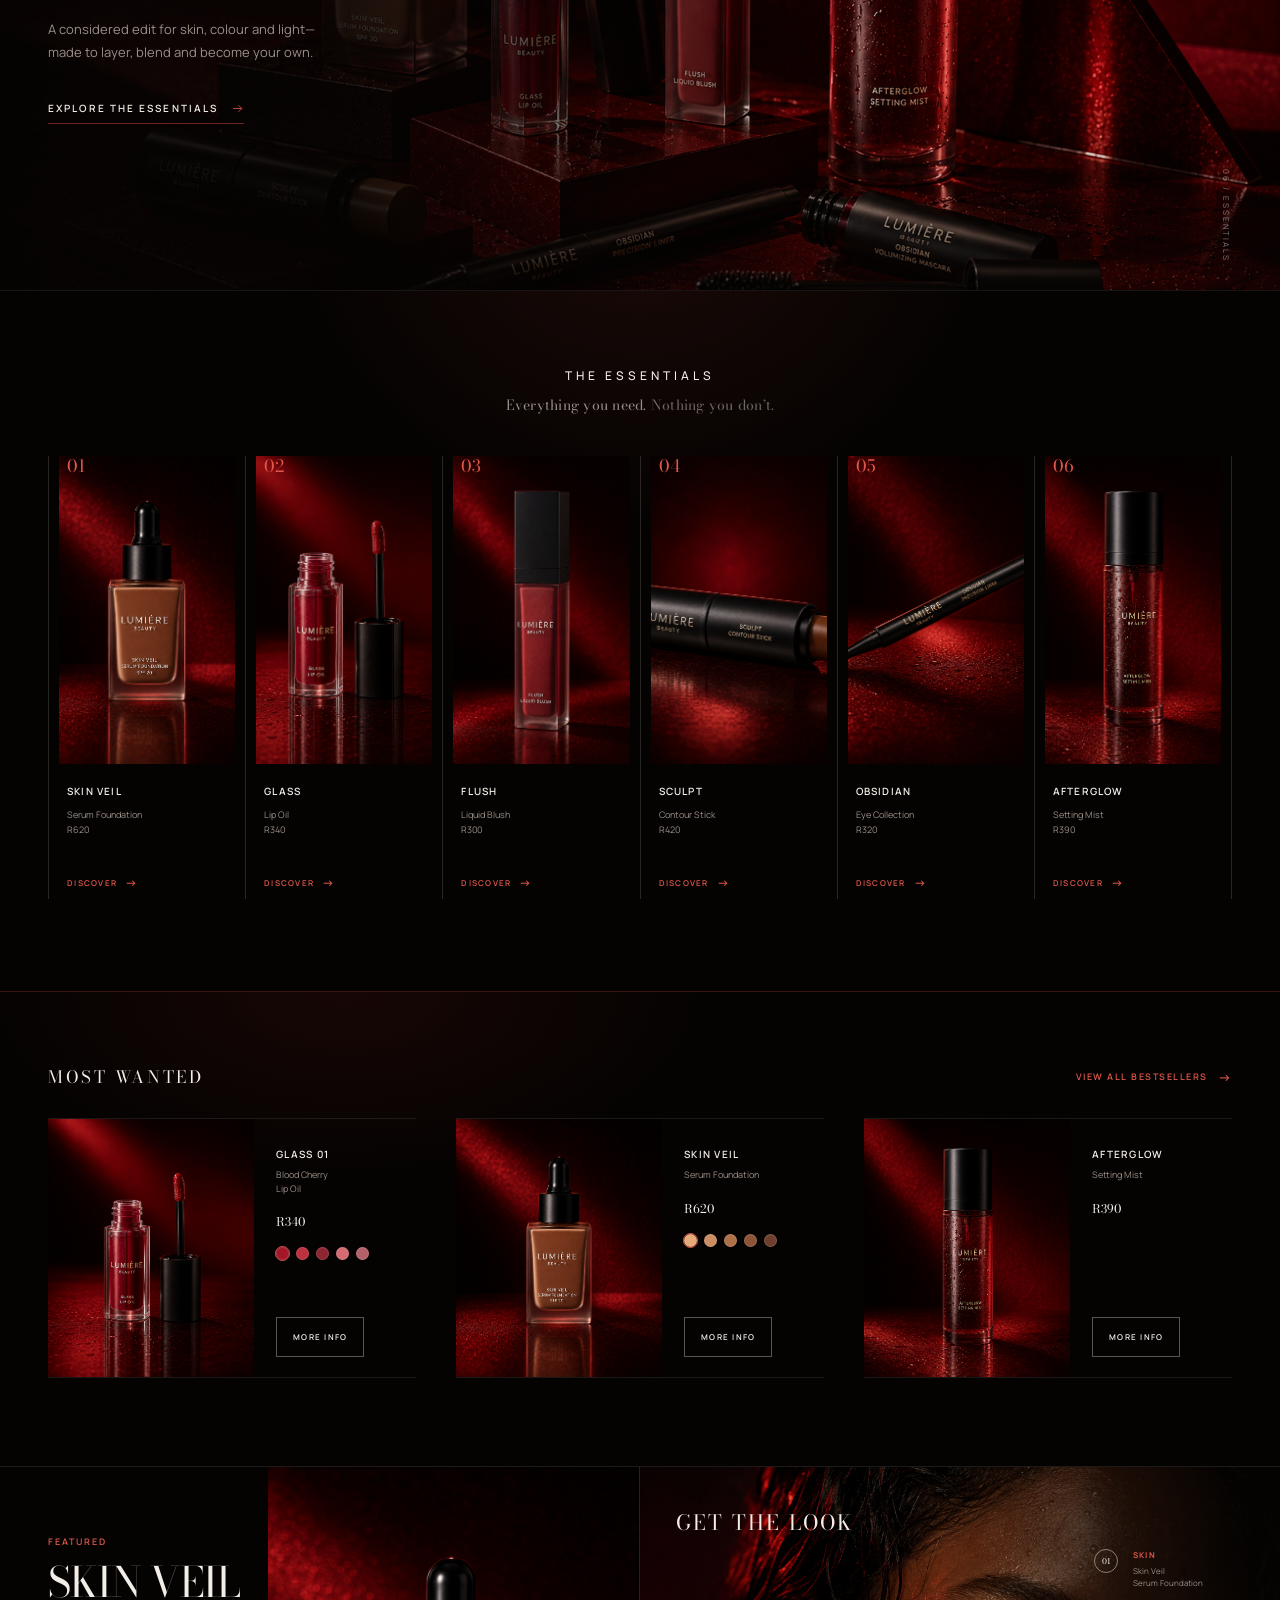
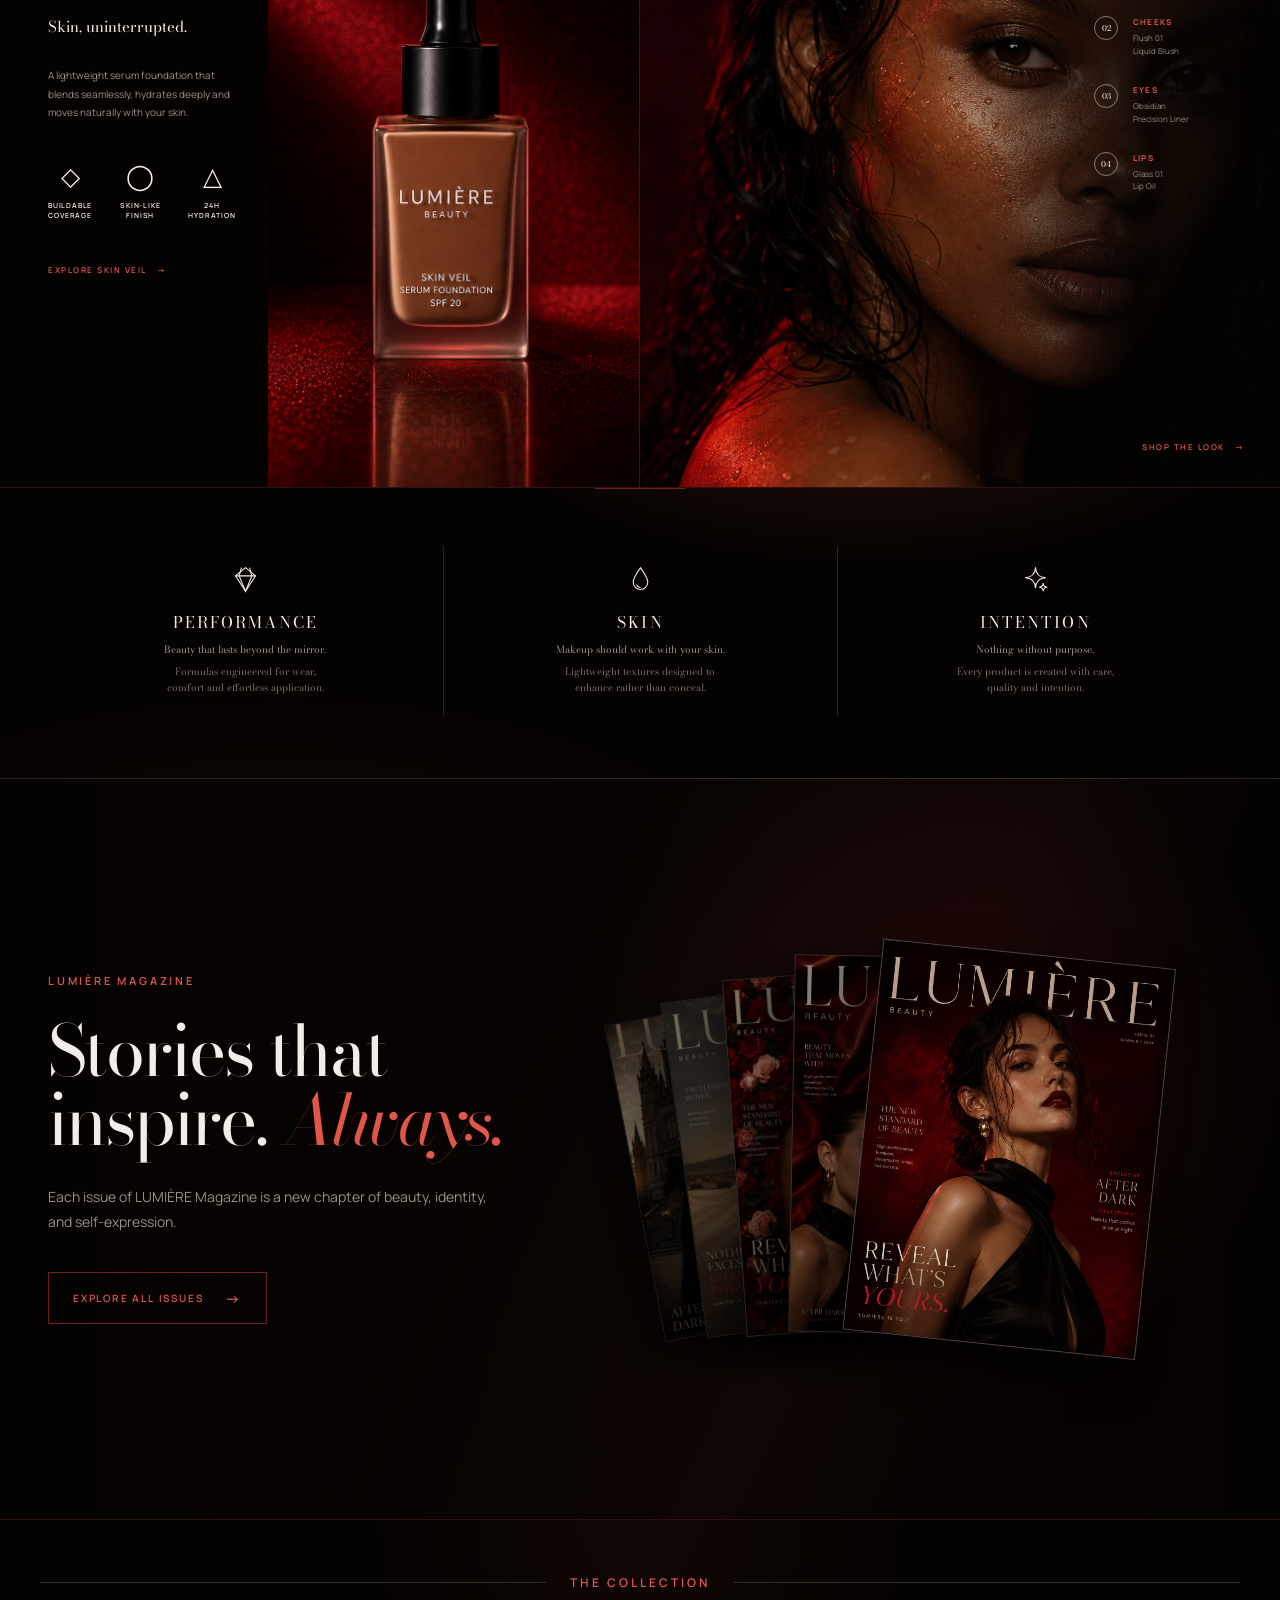
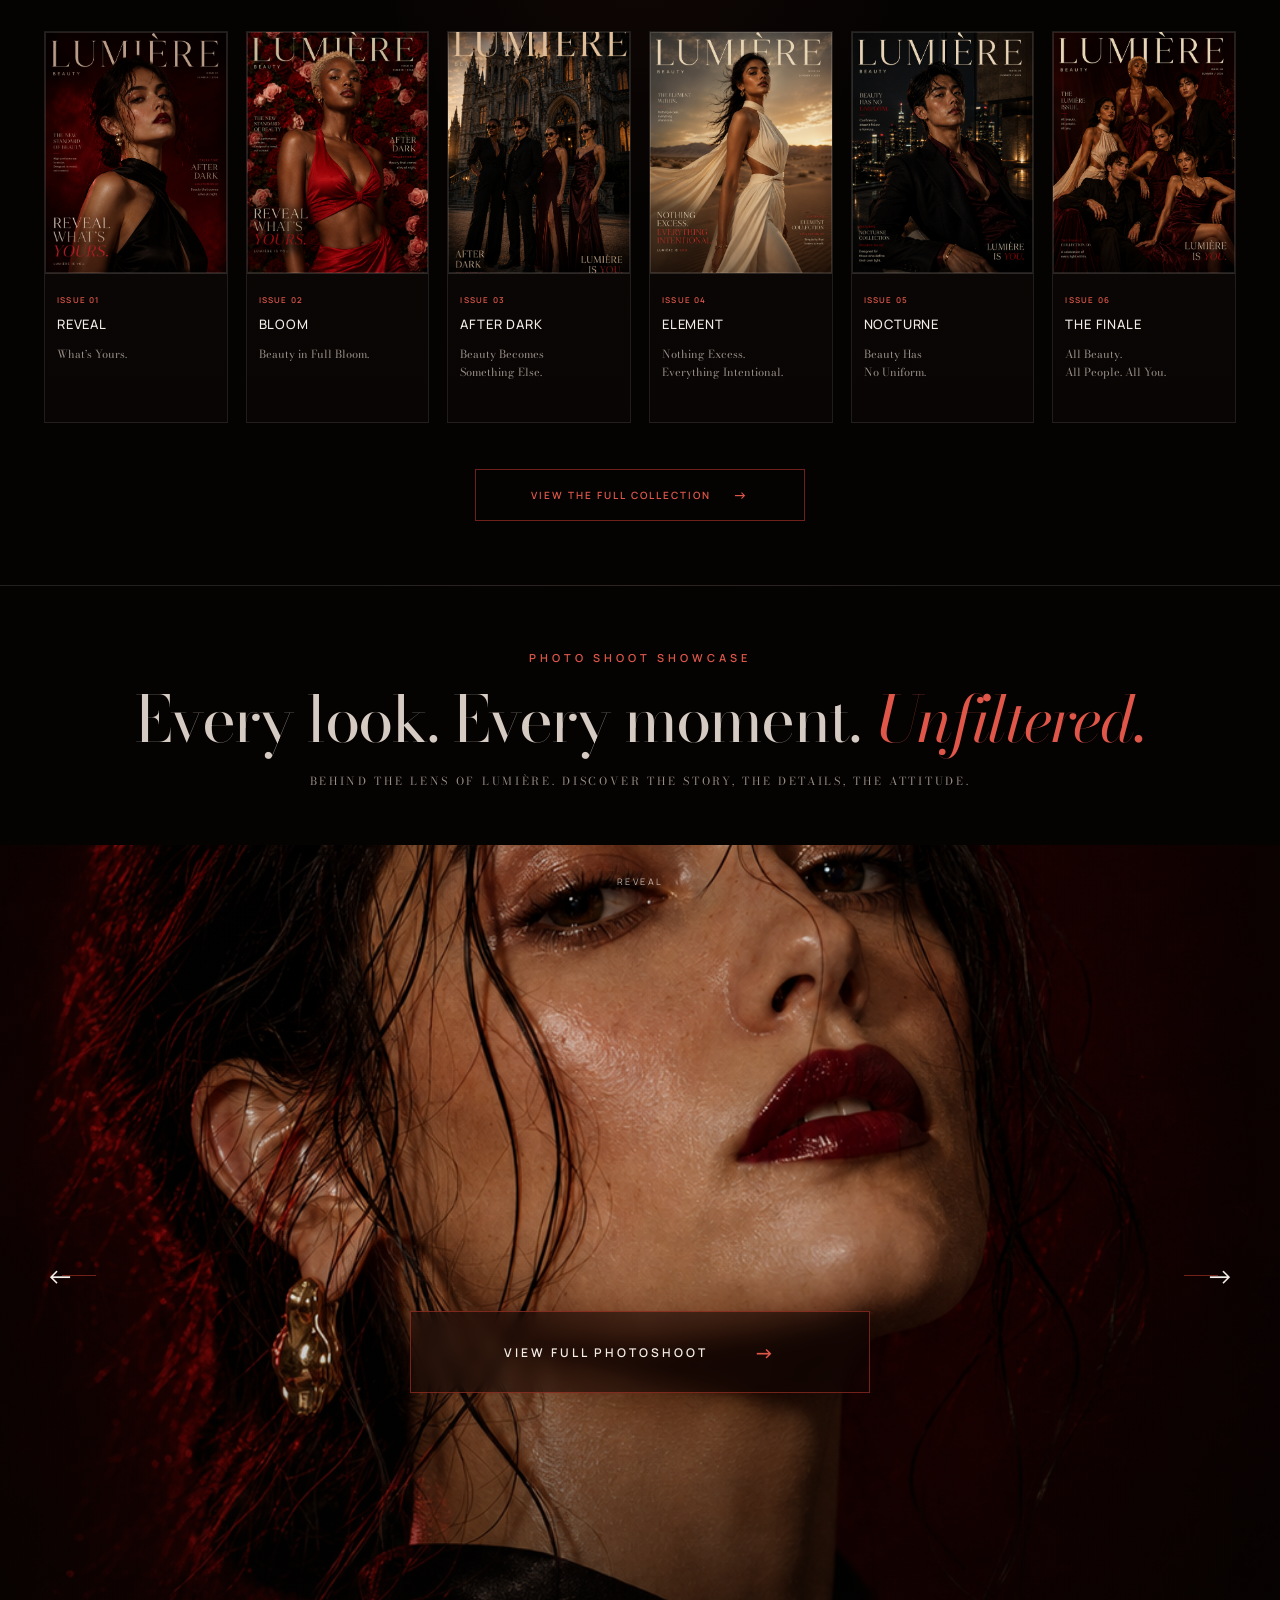
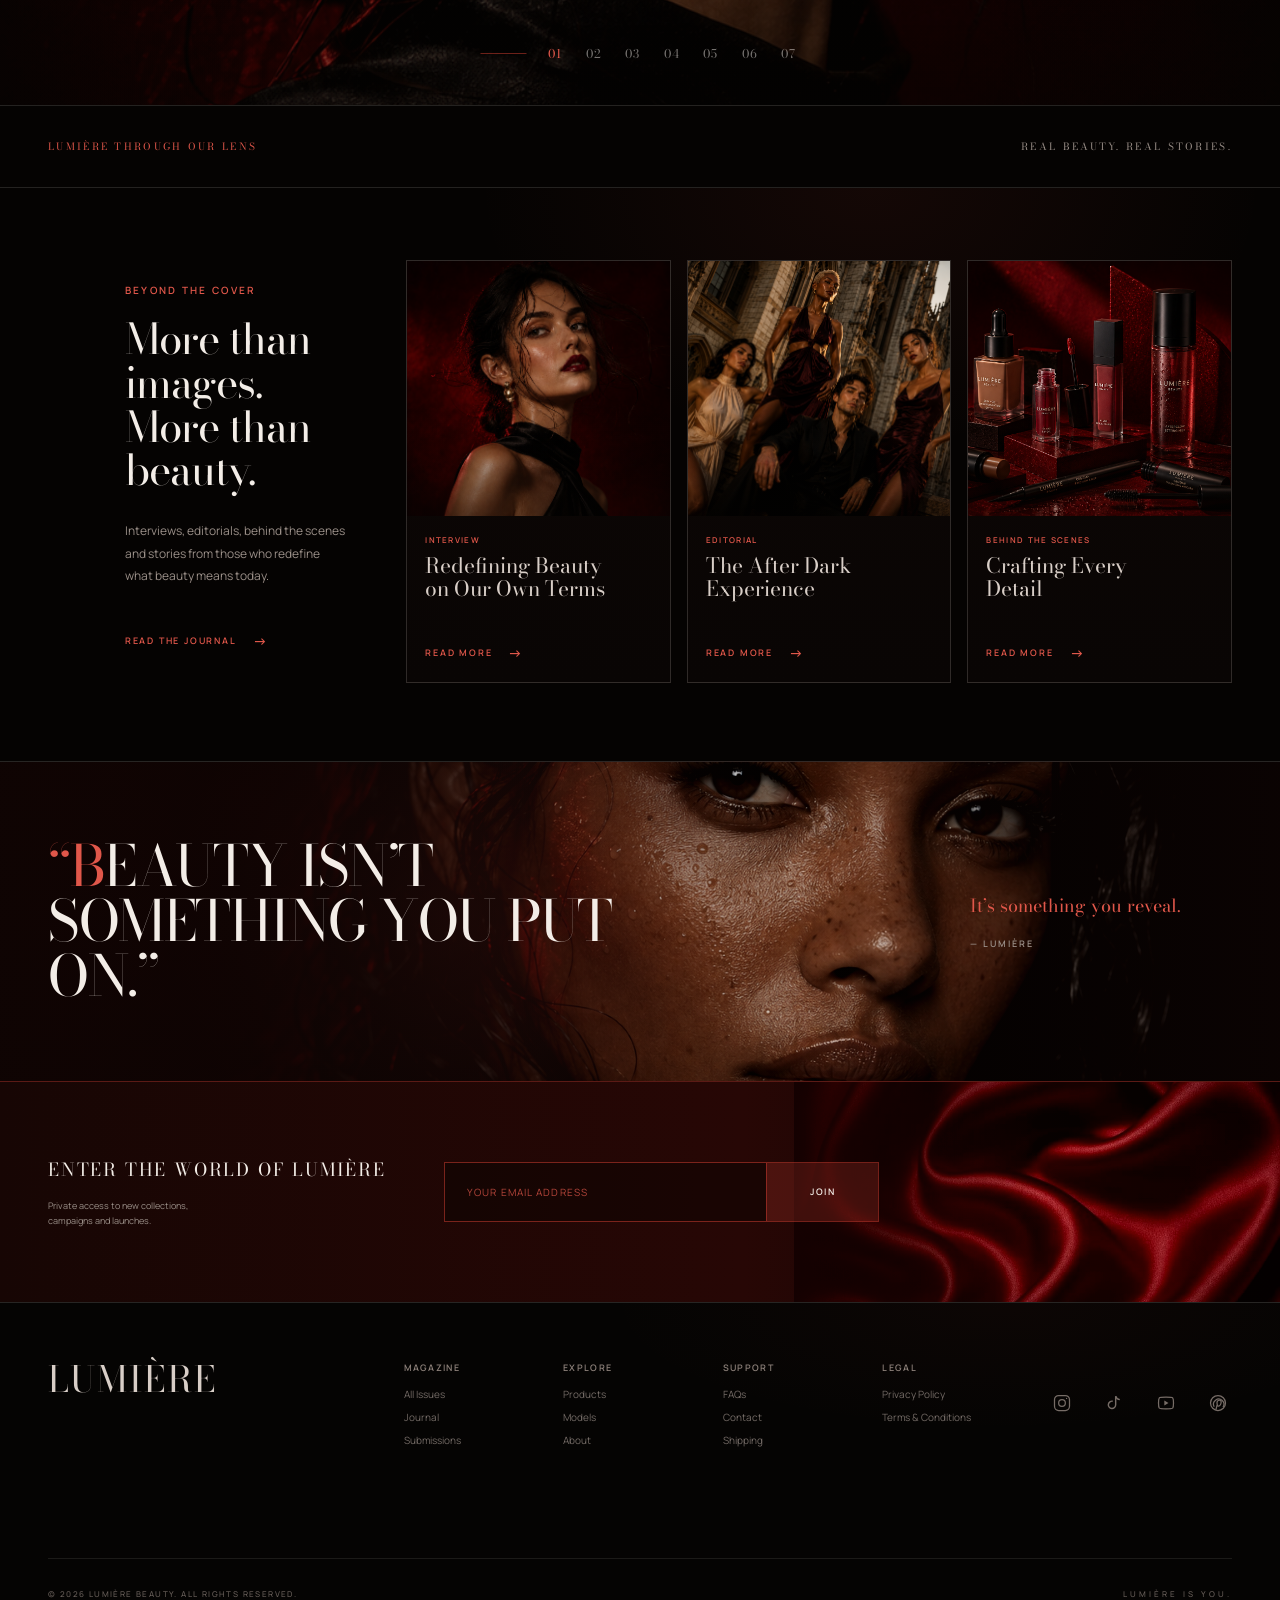
<file: Index.html>
<!doctype html>
<html lang="en">
  <head>
    <meta charset="UTF-8" />
    <meta name="viewport" content="width=device-width, initial-scale=1.0" />
    <title>Lumière Beauty</title>
    <link rel="stylesheet" href="css/styles.css" />
    <link rel="preconnect" href="https://fonts.googleapis.com" />
    <link rel="preconnect" href="https://fonts.gstatic.com" crossorigin />
    <link
      href="https://fonts.googleapis.com/css2?family=Bodoni+Moda:ital,opsz,wght@0,6..96,400;0,6..96,500;1,6..96,400;1,6..96,500&family=Manrope:wght@400;500;600&display=swap"
      rel="stylesheet"
    />
  </head>
  <body>
    <header class="site-header" id="siteHeader">
      <div class="logo">
        <span class="mark">LUMIÈRE</span>
        <span class="sub">BEAUTY</span>
      </div>

      <nav class="primary-nav" aria-label="Primary">
        <a href="essentials.html">ESSENTIALS</a>
        <a href="bestsellers.html">BESTSELLERS</a>
        <a href="products.html">PRODUCTS</a>
        <a href="magazines.html">MAGAZINES</a>
        <a href="gallery.html">GALLERY</a>
        <a href="models.html">MODELS</a>
        <a href="credits.html">CREDITS</a>
      </nav>

      <div class="header-icons">
        <button
          class="menu-toggle"
          aria-label="Open menu"
          id="menuToggle"
          aria-expanded="false"
          aria-controls="mobileNav"
        >
          <svg
            viewBox="0 0 24 24"
            fill="none"
            stroke="currentColor"
            stroke-width="1.4"
          >
            <line x1="3" y1="7" x2="21" y2="7" />
            <line x1="3" y1="12" x2="21" y2="12" />
            <line x1="3" y1="17" x2="21" y2="17" />
          </svg>
        </button>
      </div>
    </header>

    <nav
      class="mobile-nav"
      id="mobileNav"
      aria-label="Mobile"
      aria-hidden="true"
    >
      <button
        class="mobile-nav-close"
        id="mobileNavClose"
        aria-label="Close menu"
      >
        <svg
          viewBox="0 0 24 24"
          fill="none"
          stroke="currentColor"
          stroke-width="1.4"
        >
          <line x1="6" y1="6" x2="18" y2="18" />
          <line x1="18" y1="6" x2="6" y2="18" />
        </svg>
      </button>
      <a href="essentials.html">ESSENTIALS</a>
      <a href="bestsellers.html">BESTSELLERS</a>
      <a href="products.html">PRODUCTS</a>
      <a href="magazines.html">MAGAZINES</a>
      <a href="gallery.html">GALLERY</a>
      <a href="models.html">MODELS</a>
      <a href="credits.html">CREDITS</a>
    </nav>

    <section class="hero">
      <div class="hero-content">
        <div class="hero-copy">
          <p class="eyebrow">Bold. Timeless. You.</p>
          <h1 class="headline">Makeup that<br />moves with <em>you.</em></h1>
          <p class="subcopy">
            High performance formulas. Effortless beauty. Made for every moment.
          </p>
          <a href="#" class="cta">
            VIEW PRODUCTS
            <svg
              viewBox="0 0 24 24"
              fill="none"
              stroke="currentColor"
              stroke-width="1.6"
            >
              <line x1="4" y1="12" x2="20" y2="12" />
              <polyline points="14 6 20 12 14 18" />
            </svg>
          </a>
        </div>

        <div class="value-props">
          <div class="value-item">
            <svg
              viewBox="0 0 24 24"
              fill="none"
              stroke="currentColor"
              stroke-width="1.3"
            >
              <path d="M12 2 4 9l8 13 8-13-8-7z" />
              <path d="M4 9h16" />
              <path d="M9.5 2 8 9l4 13 4-13-1.5-7" />
            </svg>
            <div>
              <p class="value-heading">High performance</p>
              <p class="value-desc">Clean. Long-lasting.</p>
            </div>
          </div>
          <div class="value-divider"></div>
          <div class="value-item">
            <svg
              viewBox="0 0 24 24"
              fill="none"
              stroke="currentColor"
              stroke-width="1.3"
            >
              <path
                d="M12 3c3 4.5 6 8 6 11.5A6 6 0 0 1 6 14.5C6 11 9 7.5 12 3z"
              />
            </svg>
            <div>
              <p class="value-heading">Skin loving</p>
              <p class="value-desc">Nourishing ingredients.</p>
            </div>
          </div>
          <div class="value-divider"></div>
          <div class="value-item">
            <svg
              viewBox="0 0 24 24"
              fill="none"
              stroke="currentColor"
              stroke-width="1.3"
            >
              <path d="M9 2h6" />
              <path
                d="M10 2v6l-5.5 9.5A2 2 0 0 0 6.2 21h11.6a2 2 0 0 0 1.7-3.5L14 8V2"
              />
              <path d="M7.5 15h9" />
            </svg>
            <div>
              <p class="value-heading">Beauty for all</p>
              <p class="value-desc">Every shade. Every you.</p>
            </div>
          </div>
        </div>
      </div>
    </section>

    <section class="statement">
      <div class="statement-inner">
        <h2 class="statement-heading">
          Makeup should never<br />hide the person<br />wearing it.
        </h2>
        <div class="statement-copy">
          <p>
            LUMIÈRE creates high-performance essentials<br />
            designed to enhance what is already there.<br />
            Skin that looks like skin.<br />
            Colour that feels instinctive.<br />
            Formulas made to move through life with you.
          </p>
        </div>
      </div>
    </section>

    <section class="essentials" aria-labelledby="essentials-title">
      <div class="essentials-media" aria-hidden="true">
        <img src="assets/essentials.png" alt="" />
      </div>
      <div class="essentials-shade" aria-hidden="true"></div>
      <div class="essentials-rule" aria-hidden="true"></div>

      <div class="essentials-content">
        <p class="essentials-kicker">The Lumi&egrave;re System</p>
        <h2 id="essentials-title">
          Six essentials.<br /><em>Infinite expression.</em>
        </h2>
        <p class="essentials-note">
          A considered edit for skin, colour and light&mdash;<br />made to
          layer, blend and become your own.
        </p>
        <a href="#" class="essentials-link">
          Explore the Essentials
          <svg
            viewBox="0 0 24 24"
            fill="none"
            stroke="currentColor"
            stroke-width="1.5"
            aria-hidden="true"
          >
            <line x1="4" y1="12" x2="20" y2="12" />
            <polyline points="14 6 20 12 14 18" />
          </svg>
        </a>
      </div>

      <p class="essentials-index" aria-hidden="true">06 / ESSENTIALS</p>
    </section>

    <section class="essential-edit" aria-labelledby="essential-edit-title">
      <div class="essential-edit-heading">
        <p class="essential-edit-kicker">The Essentials</p>
        <h2 id="essential-edit-title">
          Everything you need. <em>Nothing you don&rsquo;t.</em>
        </h2>
      </div>

      <div class="essential-grid">
        <article class="essential-card">
          <p class="essential-number">01</p>
          <a
            href="#"
            class="essential-image"
            aria-label="Discover Skin Veil serum foundation"
          >
            <img
              src="assets/essentials/lumiere-skin-veil-foundation.png"
              alt="Lumiere Skin Veil serum foundation"
            />
          </a>
          <div class="essential-card-copy">
            <h3>Skin Veil</h3>
            <p>Serum Foundation<br />R620</p>
            <a href="#" class="essential-discover"
              >Discover <span aria-hidden="true">&rarr;</span></a
            >
          </div>
        </article>

        <article class="essential-card">
          <p class="essential-number">02</p>
          <a
            href="#"
            class="essential-image"
            aria-label="Discover Glass lip oil"
          >
            <img
              src="assets/essentials/lumiere-glass-lip-oil.png"
              alt="Lumiere Glass lip oil"
            />
          </a>
          <div class="essential-card-copy">
            <h3>Glass</h3>
            <p>Lip Oil<br />R340</p>
            <a href="#" class="essential-discover"
              >Discover <span aria-hidden="true">&rarr;</span></a
            >
          </div>
        </article>

        <article class="essential-card">
          <p class="essential-number">03</p>
          <a
            href="#"
            class="essential-image"
            aria-label="Discover Flush liquid blush"
          >
            <img
              src="assets/essentials/lumiere-flush-liquid-blush.png"
              alt="Lumiere Flush liquid blush"
            />
          </a>
          <div class="essential-card-copy">
            <h3>Flush</h3>
            <p>Liquid Blush<br />R300</p>
            <a href="#" class="essential-discover"
              >Discover <span aria-hidden="true">&rarr;</span></a
            >
          </div>
        </article>

        <article class="essential-card">
          <p class="essential-number">04</p>
          <a
            href="#"
            class="essential-image"
            aria-label="Discover Sculpt contour stick"
          >
            <img
              src="assets/essentials/lumiere-sculpt-contour-stick.png"
              alt="Lumiere Sculpt contour stick"
            />
          </a>
          <div class="essential-card-copy">
            <h3>Sculpt</h3>
            <p>Contour Stick<br />R420</p>
            <a href="#" class="essential-discover"
              >Discover <span aria-hidden="true">&rarr;</span></a
            >
          </div>
        </article>

        <article class="essential-card">
          <p class="essential-number">05</p>
          <a
            href="#"
            class="essential-image"
            aria-label="Discover Obsidian eye collection"
          >
            <img
              src="assets/essentials/lumiere-obsidian-precision-liner.png"
              alt="Lumiere Obsidian precision liner"
            />
          </a>
          <div class="essential-card-copy">
            <h3>Obsidian</h3>
            <p>Eye Collection<br />R320</p>
            <a href="#" class="essential-discover"
              >Discover <span aria-hidden="true">&rarr;</span></a
            >
          </div>
        </article>

        <article class="essential-card">
          <p class="essential-number">06</p>
          <a
            href="#"
            class="essential-image"
            aria-label="Discover Afterglow setting mist"
          >
            <img
              src="assets/essentials/lumiere-afterglow-setting-mist.png"
              alt="Lumiere Afterglow setting mist"
            />
          </a>
          <div class="essential-card-copy">
            <h3>Afterglow</h3>
            <p>Setting Mist<br />R390</p>
            <a href="#" class="essential-discover"
              >Discover <span aria-hidden="true">&rarr;</span></a
            >
          </div>
        </article>
      </div>
    </section>

    <section class="most-wanted" aria-labelledby="most-wanted-title">
      <div class="most-wanted-header">
        <h2 id="most-wanted-title">Most Wanted</h2>
        <a href="#" class="most-wanted-all"
          >View all bestsellers <span aria-hidden="true">&rarr;</span></a
        >
      </div>

      <div class="bestseller-grid">
        <article class="bestseller-card">
          <a
            href="#"
            class="bestseller-image"
            aria-label="View Glass 01 lip oil"
          >
            <img
              src="assets/essentials/lumiere-glass-lip-oil.png"
              alt="Lumiere Glass 01 lip oil in Blood Cherry"
            />
          </a>
          <div class="bestseller-info">
            <div>
              <h3>Glass 01</h3>
              <p class="bestseller-variant">Blood Cherry<br />Lip Oil</p>
              <p class="bestseller-price">R340</p>
              <div class="shade-list" aria-label="Available shades">
                <span
                  class="shade active"
                  style="--shade: #a31527"
                  title="Blood Cherry"
                ></span>
                <span
                  class="shade"
                  style="--shade: #be313f"
                  title="Crimson"
                ></span>
                <span
                  class="shade"
                  style="--shade: #8e2632"
                  title="Merlot"
                ></span>
                <span
                  class="shade"
                  style="--shade: #d56b72"
                  title="Rose"
                ></span>
                <span class="shade" style="--shade: #b56169" title="Fig"></span>
              </div>
            </div>
            <button class="bag-button" type="button">More Info</button>
          </div>
        </article>

        <article class="bestseller-card">
          <a
            href="#"
            class="bestseller-image"
            aria-label="View Skin Veil serum foundation"
          >
            <img
              src="assets/essentials/lumiere-skin-veil-foundation.png"
              alt="Lumiere Skin Veil serum foundation"
            />
          </a>
          <div class="bestseller-info">
            <div>
              <h3>Skin Veil</h3>
              <p class="bestseller-variant">Serum Foundation</p>
              <p class="bestseller-price">R620</p>
              <div class="shade-list" aria-label="Available shades">
                <span
                  class="shade active"
                  style="--shade: #e4aa77"
                  title="Light Warm"
                ></span>
                <span
                  class="shade"
                  style="--shade: #cb8e61"
                  title="Medium Warm"
                ></span>
                <span
                  class="shade"
                  style="--shade: #ae7048"
                  title="Tan Neutral"
                ></span>
                <span
                  class="shade"
                  style="--shade: #8d5438"
                  title="Deep Warm"
                ></span>
                <span
                  class="shade"
                  style="--shade: #6e3f2e"
                  title="Rich Neutral"
                ></span>
              </div>
            </div>
            <button class="bag-button" type="button">More Info</button>
          </div>
        </article>

        <article class="bestseller-card">
          <a
            href="#"
            class="bestseller-image"
            aria-label="View Afterglow setting mist"
          >
            <img
              src="assets/essentials/lumiere-afterglow-setting-mist.png"
              alt="Lumiere Afterglow setting mist"
            />
          </a>
          <div class="bestseller-info">
            <div>
              <h3>Afterglow</h3>
              <p class="bestseller-variant">Setting Mist</p>
              <p class="bestseller-price">R390</p>
            </div>
            <button class="bag-button" type="button">More Info</button>
          </div>
        </article>
      </div>
    </section>

    <section class="get-look" aria-labelledby="get-look-title">
      <div class="featured-product">
        <div class="featured-copy">
          <p class="featured-kicker">Featured</p>
          <h2>Skin Veil</h2>
          <p class="featured-tagline">Skin, uninterrupted.</p>
          <p class="featured-description">
            A lightweight serum foundation that blends seamlessly, hydrates
            deeply and moves naturally with your skin.
          </p>

          <div class="featured-benefits" aria-label="Product benefits">
            <div>
              <span aria-hidden="true">◇</span>
              <p>Buildable<br />coverage</p>
            </div>
            <div>
              <span aria-hidden="true">◯</span>
              <p>Skin-like<br />finish</p>
            </div>
            <div>
              <span aria-hidden="true">△</span>
              <p>24H<br />hydration</p>
            </div>
          </div>

          <a href="#" class="featured-link"
            >Explore Skin Veil <span aria-hidden="true">&rarr;</span></a
          >
        </div>

        <div class="featured-product-image">
          <img
            src="assets/essentials/lumiere-skin-veil-foundation.png"
            alt="Lumiere Skin Veil serum foundation"
          />
        </div>
      </div>

      <div class="look-story">
        <img
          class="look-story-image"
          src="assets/skin-veil-campaign.png"
          alt="Lumiere Skin Veil beauty look with luminous skin and wet-look hair"
        />
        <div class="look-story-shade" aria-hidden="true"></div>
        <div class="look-story-content">
          <h2 id="get-look-title">Get the Look</h2>
          <ol class="look-routine">
            <li>
              <span>01</span>
              <div>
                <strong>Skin</strong>
                <p>Skin Veil<br />Serum Foundation</p>
              </div>
            </li>
            <li>
              <span>02</span>
              <div>
                <strong>Cheeks</strong>
                <p>Flush 01<br />Liquid Blush</p>
              </div>
            </li>
            <li>
              <span>03</span>
              <div>
                <strong>Eyes</strong>
                <p>Obsidian<br />Precision Liner</p>
              </div>
            </li>
            <li>
              <span>04</span>
              <div>
                <strong>Lips</strong>
                <p>Glass 01<br />Lip Oil</p>
              </div>
            </li>
          </ol>
          <a href="#" class="shop-look-link"
            >Shop the look <span aria-hidden="true">&rarr;</span></a
          >
        </div>
      </div>
    </section>

    <section class="brand-principles" aria-label="Lumiere Beauty principles">
      <div class="principles-inner">
        <article class="principle-item">
          <svg
            viewBox="0 0 32 32"
            fill="none"
            stroke="currentColor"
            stroke-width="1.15"
            aria-hidden="true"
          >
            <path d="M16 3 5 12l11 17 11-17L16 3Z" />
            <path d="M5 12h22M11.5 3 9 12l7 17 7-17-2.5-9" />
          </svg>
          <h2>Performance</h2>
          <p class="principle-lead">Beauty that lasts beyond the mirror.</p>
          <p>
            Formulas engineered for wear,<br />comfort and effortless
            application.
          </p>
        </article>

        <article class="principle-item">
          <svg
            viewBox="0 0 32 32"
            fill="none"
            stroke="currentColor"
            stroke-width="1.15"
            aria-hidden="true"
          >
            <path
              d="M16 3c4.6 6.4 8 11.1 8 16a8 8 0 0 1-16 0c0-4.9 3.4-9.6 8-16Z"
            />
            <path d="M11.5 21.5c.8 2.1 2.3 3.2 4.5 3.5" />
          </svg>
          <h2>Skin</h2>
          <p class="principle-lead">Makeup should work with your skin.</p>
          <p>
            Lightweight textures designed to<br />enhance rather than conceal.
          </p>
        </article>

        <article class="principle-item">
          <svg
            viewBox="0 0 32 32"
            fill="none"
            stroke="currentColor"
            stroke-width="1.15"
            aria-hidden="true"
          >
            <path
              d="M16 2.5c.3 7.7 3.8 11.2 11.5 11.5C19.8 14.3 16.3 17.8 16 25.5 15.7 17.8 12.2 14.3 4.5 14 12.2 13.7 15.7 10.2 16 2.5Z"
            />
            <path
              d="M24.5 20c.1 3.1 1.4 4.4 4.5 4.5-3.1.1-4.4 1.4-4.5 4.5-.1-3.1-1.4-4.4-4.5-4.5 3.1-.1 4.4-1.4 4.5-4.5Z"
            />
          </svg>
          <h2>Intention</h2>
          <p class="principle-lead">Nothing without purpose.</p>
          <p>Every product is created with care,<br />quality and intention.</p>
        </article>
      </div>
    </section>

    <section class="magazine-intro" aria-labelledby="magazine-title">
      <div class="magazine-copy">
        <p class="magazine-kicker">Lumi&egrave;re Magazine</p>
        <h2 id="magazine-title">Stories that<br />inspire. <em>Always.</em></h2>
        <p class="magazine-description">
          Each issue of LUMI&Egrave;RE Magazine is a new chapter of beauty,
          identity, and self-expression.
        </p>
        <a href="#" class="magazine-cta"
          >Explore all issues <span aria-hidden="true">&rarr;</span></a
        >
      </div>

      <div
        class="magazine-covers"
        aria-label="Selected Lumiere Magazine covers"
      >
        <figure class="magazine-cover magazine-cover-5">
          <img
            src="assets/magazine_covers/ChatGPT Image Jul 22, 2026, 04_01_17 PM.png"
            alt="Lumiere Magazine After Dark issue"
          />
        </figure>
        <figure class="magazine-cover magazine-cover-4">
          <img
            src="assets/magazine_covers/ChatGPT Image Jul 22, 2026, 06_34_00 PM.png"
            alt="Lumiere Magazine Element issue"
          />
        </figure>
        <figure class="magazine-cover magazine-cover-3">
          <img
            src="assets/magazine_covers/ChatGPT Image Jul 22, 2026, 04_12_21 PM (1).png"
            alt="Lumiere Magazine red roses issue"
          />
        </figure>
        <figure class="magazine-cover magazine-cover-2">
          <img
            src="assets/magazine_covers/ChatGPT Image Jul 22, 2026, 02_19_49 PM.png"
            alt="Lumiere Magazine group portrait issue"
          />
        </figure>
        <figure class="magazine-cover magazine-cover-1">
          <img
            src="assets/magazine_covers/ChatGPT Image Jul 22, 2026, 02_19_54 PM.png"
            alt="Lumiere Magazine Reveal What's Yours issue"
          />
        </figure>
      </div>
    </section>

    <section class="magazine-collection" aria-labelledby="collection-title">
      <div class="collection-heading">
        <span aria-hidden="true"></span>
        <h2 id="collection-title">The Collection</h2>
        <span aria-hidden="true"></span>
      </div>

      <div class="collection-carousel">
        <div
          class="collection-track"
          id="collectionTrack"
          tabindex="0"
          aria-label="Lumiere Magazine issues"
        >
          <article class="issue-card">
            <a href="#" class="issue-cover"
              ><img
                src="assets/magazine_covers/ChatGPT Image Jul 22, 2026, 02_19_54 PM.png"
                alt="Lumiere Magazine Issue 01 Reveal cover"
            /></a>
            <div class="issue-copy">
              <p>Issue 01</p>
              <h3>Reveal</h3>
              <span>What&rsquo;s Yours.</span>
            </div>
          </article>
          <article class="issue-card">
            <a href="#" class="issue-cover"
              ><img
                src="assets/magazine_covers/ChatGPT Image Jul 22, 2026, 04_12_21 PM (1).png"
                alt="Lumiere Magazine Issue 02 Bloom cover"
            /></a>
            <div class="issue-copy">
              <p>Issue 02</p>
              <h3>Bloom</h3>
              <span>Beauty in Full Bloom.</span>
            </div>
          </article>
          <article class="issue-card">
            <a href="#" class="issue-cover"
              ><img
                src="assets/magazine_covers/ChatGPT Image Jul 22, 2026, 04_01_17 PM.png"
                alt="Lumiere Magazine Issue 03 After Dark cover"
            /></a>
            <div class="issue-copy">
              <p>Issue 03</p>
              <h3>After Dark</h3>
              <span>Beauty Becomes<br />Something Else.</span>
            </div>
          </article>
          <article class="issue-card">
            <a href="#" class="issue-cover"
              ><img
                src="assets/magazine_covers/ChatGPT Image Jul 22, 2026, 06_34_00 PM.png"
                alt="Lumiere Magazine Issue 04 Element cover"
            /></a>
            <div class="issue-copy">
              <p>Issue 04</p>
              <h3>Element</h3>
              <span>Nothing Excess.<br />Everything Intentional.</span>
            </div>
          </article>
          <article class="issue-card">
            <a href="#" class="issue-cover"
              ><img
                src="assets/magazine_covers/ChatGPT Image Jul 22, 2026, 04_21_51 PM.png"
                alt="Lumiere Magazine Issue 05 Nocturne cover"
            /></a>
            <div class="issue-copy">
              <p>Issue 05</p>
              <h3>Nocturne</h3>
              <span>Beauty Has<br />No Uniform.</span>
            </div>
          </article>
          <article class="issue-card">
            <a href="#" class="issue-cover"
              ><img
                src="assets/magazine_covers/ChatGPT Image Jul 22, 2026, 04_28_49 PM.png"
                alt="Lumiere Magazine Issue 06 The Finale cover"
            /></a>
            <div class="issue-copy">
              <p>Issue 06</p>
              <h3>The Finale</h3>
              <span>All Beauty.<br />All People. All You.</span>
            </div>
          </article>
        </div>

      </div>

      <a href="#" class="collection-cta"
        >View the full collection <span aria-hidden="true">&rarr;</span></a
      >
    </section>

    <section class="photoshoot-showcase" aria-labelledby="showcase-title">
      <header class="showcase-intro">
        <p>Photo Shoot Showcase</p>
        <h2 id="showcase-title">
          Every look. Every moment. <em>Unfiltered.</em>
        </h2>
        <span
          >Behind the lens of Lumi&egrave;re. Discover the story, the details,
          the attitude.</span
        >
      </header>

      <div class="showcase-stage">
        <img
          class="showcase-image"
          id="showcaseImage"
          src="assets/photoshoot/reveal/reveal-01.png"
          alt="Reveal photoshoot beauty portrait"
        />
        <div class="showcase-shade" aria-hidden="true"></div>

        <p class="showcase-category" id="showcaseCategory" aria-live="polite">
          Reveal
        </p>

        <button
          class="showcase-arrow showcase-prev"
          type="button"
          id="showcasePrev"
          aria-label="Show previous photoshoot"
        >
          <span aria-hidden="true">&larr;</span>
        </button>
        <button
          class="showcase-arrow showcase-next"
          type="button"
          id="showcaseNext"
          aria-label="Show next photoshoot"
        >
          <span aria-hidden="true">&rarr;</span>
        </button>

        <a href="#" class="showcase-cta"
          >View full photoshoot <span aria-hidden="true">&rarr;</span></a
        >

        <div
          class="showcase-pagination"
          aria-label="Choose photoshoot category"
        >
          <button
            class="active"
            type="button"
            data-slide="0"
            aria-label="Show Reveal photoshoot"
          >
            01
          </button>
          <button
            type="button"
            data-slide="1"
            aria-label="Show Bloom photoshoot"
          >
            02
          </button>
          <button
            type="button"
            data-slide="2"
            aria-label="Show After Dark photoshoot"
          >
            03
          </button>
          <button
            type="button"
            data-slide="3"
            aria-label="Show Element photoshoot"
          >
            04
          </button>
          <button
            type="button"
            data-slide="4"
            aria-label="Show Nocturne photoshoot"
          >
            05
          </button>
          <button
            type="button"
            data-slide="5"
            aria-label="Show The Finale photoshoot"
          >
            06
          </button>
          <button
            type="button"
            data-slide="6"
            aria-label="Show The New Standard photoshoot"
          >
            07
          </button>
        </div>
      </div>

      <footer class="showcase-signoff">
        <p>Lumi&egrave;re Through Our Lens</p>
        <span>Real Beauty. Real Stories.</span>
      </footer>
    </section>

    <section class="journal-preview" aria-labelledby="journal-title">
      <div class="journal-intro">
        <p class="journal-kicker">Beyond the Cover</p>
        <h2 id="journal-title">More than images.<br />More than beauty.</h2>
        <p class="journal-description">
          Interviews, editorials, behind the scenes and stories from those who
          redefine what beauty means today.
        </p>
        <a href="#" class="journal-main-link"
          >Read the journal <span aria-hidden="true">&rarr;</span></a
        >
      </div>

      <div class="journal-grid">
        <article class="journal-card">
          <a
            href="#"
            class="journal-image"
            aria-label="Read Redefining Beauty on Our Own Terms"
          >
            <img
              src="assets/photoshoot/reveal/reveal-02.png"
              alt="Lumiere beauty portrait from the Reveal photoshoot"
            />
          </a>
          <div class="journal-card-body">
            <p>Interview</p>
            <h3>Redefining Beauty<br />on Our Own Terms</h3>
            <a href="#">Read more <span aria-hidden="true">&rarr;</span></a>
          </div>
        </article>

        <article class="journal-card">
          <a
            href="#"
            class="journal-image"
            aria-label="Read The After Dark Experience"
          >
            <img
              src="assets/photoshoot/after-dark/after-dark-2.png"
              alt="After Dark editorial photographed outside a Gothic cathedral"
            />
          </a>
          <div class="journal-card-body">
            <p>Editorial</p>
            <h3>The After Dark<br />Experience</h3>
            <a href="#">Read more <span aria-hidden="true">&rarr;</span></a>
          </div>
        </article>

        <article class="journal-card">
          <a
            href="#"
            class="journal-image"
            aria-label="Read Crafting Every Detail"
          >
            <img
              src="assets/essentials.png"
              alt="Lumiere Beauty essentials arranged on a crimson studio set"
            />
          </a>
          <div class="journal-card-body">
            <p>Behind the Scenes</p>
            <h3>Crafting Every<br />Detail</h3>
            <a href="#">Read more <span aria-hidden="true">&rarr;</span></a>
          </div>
        </article>
      </div>
    </section>

    <section class="world-invite" aria-label="Join the world of Lumiere">
      <div class="world-quote">
        <div class="world-quote-image" aria-hidden="true"></div>
        <blockquote>
          <p>&ldquo;Beauty isn&rsquo;t<br />something you put on.&rdquo;</p>
        </blockquote>
        <div class="world-quote-signature">
          <p>It&rsquo;s something you reveal.</p>
          <span>&mdash; Lumi&egrave;re</span>
        </div>
      </div>

      <div class="world-newsletter">
        <div class="newsletter-text">
          <h2>Enter the World of Lumi&egrave;re</h2>
          <p>Private access to new collections,<br />campaigns and launches.</p>
        </div>

        <form class="newsletter-form" action="#" method="post">
          <label class="sr-only" for="newsletterEmail"
            >Your email address</label
          >
          <input
            id="newsletterEmail"
            name="email"
            type="email"
            autocomplete="email"
            placeholder="YOUR EMAIL ADDRESS"
            required
          />
          <button type="submit">Join</button>
        </form>

        <div class="newsletter-art" aria-hidden="true"></div>
      </div>
    </section>

    <footer class="site-footer">
      <div class="footer-main">
        <a href="#" class="footer-brand" aria-label="Lumiere Beauty home"
          >Lumi&egrave;re</a
        >

        <nav class="footer-column" aria-label="Magazine links">
          <h2>Magazine</h2>
          <a href="#">All Issues</a>
          <a href="#">Journal</a>
          <a href="#">Submissions</a>
        </nav>

        <nav class="footer-column" aria-label="Explore links">
          <h2>Explore</h2>
          <a href="#">Products</a>
          <a href="#">Models</a>
          <a href="#">About</a>
        </nav>

        <nav class="footer-column" aria-label="Support links">
          <h2>Support</h2>
          <a href="#">FAQs</a>
          <a href="#">Contact</a>
          <a href="#">Shipping</a>
        </nav>

        <nav class="footer-column" aria-label="Legal links">
          <h2>Legal</h2>
          <a href="#">Privacy Policy</a>
          <a href="#">Terms &amp; Conditions</a>
        </nav>

        <div class="footer-socials" aria-label="Social media">
          <a href="#" aria-label="Instagram">
            <svg
              viewBox="0 0 24 24"
              fill="none"
              stroke="currentColor"
              stroke-width="1.5"
              aria-hidden="true"
            >
              <rect x="3" y="3" width="18" height="18" rx="5" />
              <circle cx="12" cy="12" r="4" />
              <circle
                cx="17.5"
                cy="6.5"
                r=".8"
                fill="currentColor"
                stroke="none"
              />
            </svg>
          </a>
          <a href="#" aria-label="TikTok">
            <svg
              viewBox="0 0 24 24"
              fill="none"
              stroke="currentColor"
              stroke-width="1.7"
              aria-hidden="true"
            >
              <path d="M14 4v10.2a4.4 4.4 0 1 1-3.5-4.3" />
              <path d="M14 4c.8 2.5 2.3 3.8 5 4" />
            </svg>
          </a>
          <a href="#" aria-label="YouTube">
            <svg
              viewBox="0 0 24 24"
              fill="none"
              stroke="currentColor"
              stroke-width="1.5"
              aria-hidden="true"
            >
              <path
                d="M21 12c0 3.7-.5 5.6-1 6.2-.8.8-4.4.8-8 .8s-7.2 0-8-.8C3.5 17.6 3 15.7 3 12s.5-5.6 1-6.2C4.8 5 8.4 5 12 5s7.2 0 8 .8c.5.6 1 2.5 1 6.2Z"
              />
              <path d="m10 9 5 3-5 3V9Z" fill="currentColor" stroke="none" />
            </svg>
          </a>
          <a href="#" aria-label="Pinterest">
            <svg
              viewBox="0 0 24 24"
              fill="none"
              stroke="currentColor"
              stroke-width="1.5"
              aria-hidden="true"
            >
              <circle cx="12" cy="12" r="9" />
              <path
                d="M9.5 20c.6-2.1 1.1-4.2 1.6-6.4-.9-1.8.1-5.2 2.5-5.2 1.5 0 2.2 1.1 2.2 2.5 0 2-1.3 4.9-3.2 4.9-1 0-1.7-.9-1.5-2"
              />
              <path d="M7.4 16.5A6.2 6.2 0 1 1 18 17" />
            </svg>
          </a>
        </div>
      </div>

      <div class="footer-bottom">
        <p>&copy; 2026 Lumi&egrave;re Beauty. All rights reserved.</p>
        <p>Lumi&egrave;re is You.</p>
      </div>
    </footer>

    <script>
      const header = document.getElementById("siteHeader");
      const menuToggle = document.getElementById("menuToggle");
      const mobileNav = document.getElementById("mobileNav");
      const mobileNavClose = document.getElementById("mobileNavClose");

      function onScroll() {
        if (window.scrollY > 40) {
          header.classList.add("scrolled");
        } else {
          header.classList.remove("scrolled");
        }
      }
      window.addEventListener("scroll", onScroll, { passive: true });
      onScroll();

      function openMenu() {
        mobileNav.classList.add("open");
        mobileNav.setAttribute("aria-hidden", "false");
        menuToggle.setAttribute("aria-expanded", "true");
        document.body.classList.add("nav-open");
        mobileNavClose.focus();
      }
      function closeMenu() {
        mobileNav.classList.remove("open");
        mobileNav.setAttribute("aria-hidden", "true");
        menuToggle.setAttribute("aria-expanded", "false");
        document.body.classList.remove("nav-open");
        menuToggle.focus();
      }

      menuToggle.addEventListener("click", openMenu);
      mobileNavClose.addEventListener("click", closeMenu);
      mobileNav.addEventListener("keydown", (e) => {
        if (e.key === "Escape") closeMenu();
      });
      mobileNav
        .querySelectorAll("a")
        .forEach((a) => a.addEventListener("click", closeMenu));

      const collectionTrack = document.getElementById("collectionTrack");
      // const collectionPrev = document.querySelector(".collection-prev");
      // const collectionNext = document.querySelector(".collection-next");

      function scrollCollection(direction) {
        const card = collectionTrack.querySelector(".issue-card");
        const gap = parseFloat(getComputedStyle(collectionTrack).gap) || 0;
        collectionTrack.scrollBy({
          left: direction * (card.offsetWidth + gap),
          behavior: "smooth",
        });
      }

      // collectionPrev.addEventListener("click", () => scrollCollection(-1));
      // collectionNext.addEventListener("click", () => scrollCollection(1));

      const showcase = document.querySelector(".photoshoot-showcase");
      const showcaseImage = document.getElementById("showcaseImage");
      const showcaseCategory = document.getElementById("showcaseCategory");
      const showcasePrev = document.getElementById("showcasePrev");
      const showcaseNext = document.getElementById("showcaseNext");
      const showcasePagination = [
        ...document.querySelectorAll(".showcase-pagination button"),
      ];
      const reduceMotion = window.matchMedia(
        "(prefers-reduced-motion: reduce)",
      );
      const slides = [
        {
          src: "assets/photoshoot/reveal/reveal-01.png",
          alt: "Reveal photoshoot beauty portrait",
          category: "Reveal",
        },
        {
          src: "assets/photoshoot/bloom/bloom-1.png",
          alt: "Bloom photoshoot portrait among red roses",
          category: "Bloom",
        },
        {
          src: "assets/photoshoot/after-dark/after-dark-1.png",
          alt: "After Dark fashion photoshoot outside a cathedral",
          category: "After Dark",
        },
        {
          src: "assets/photoshoot/element/element-1.png",
          alt: "Element photoshoot in a desert landscape",
          category: "Element",
        },
        {
          src: "assets/photoshoot/nocturne/nocturne-1.png",
          alt: "Nocturne fashion photoshoot overlooking the city",
          category: "Nocturne",
        },
        {
          src: "assets/photoshoot/finale/finale-1.png",
          alt: "The Finale ensemble fashion photoshoot",
          category: "The Finale",
        },
        {
          src: "assets/photoshoot/the-new-standard/the-new-standard-1.png",
          alt: "The New Standard beauty ensemble photoshoot",
          category: "The New Standard",
        },
      ];
      let slideIndex = 0;
      let slideTimer;
      let isTransitioning = false;

      slides.forEach((slide) => {
        const image = new Image();
        image.src = slide.src;
      });

      function scheduleSlideshow() {
        clearTimeout(slideTimer);
        slideTimer = setTimeout(() => changeSlide(1), 5200);
      }

      function updateShowcase() {
        showcaseImage.src = slides[slideIndex].src;
        showcaseImage.alt = slides[slideIndex].alt;
        showcaseCategory.textContent = slides[slideIndex].category;
        showcasePagination.forEach((button, index) => {
          button.classList.toggle("active", index === slideIndex);
          button.setAttribute(
            "aria-current",
            index === slideIndex ? "true" : "false",
          );
        });
      }

      function changeSlide(direction, targetIndex = null) {
        if (isTransitioning) return;
        isTransitioning = true;

        if (reduceMotion.matches) {
          slideIndex =
            targetIndex === null
              ? (slideIndex + direction + slides.length) % slides.length
              : targetIndex;
          updateShowcase();
          isTransitioning = false;
          scheduleSlideshow();
          return;
        }

        showcaseImage.classList.add("is-obscured");
        setTimeout(() => {
          slideIndex =
            targetIndex === null
              ? (slideIndex + direction + slides.length) % slides.length
              : targetIndex;
          updateShowcase();

          requestAnimationFrame(() =>
            requestAnimationFrame(() => {
              showcaseImage.classList.remove("is-obscured");
              isTransitioning = false;
              scheduleSlideshow();
            }),
          );
        }, 900);
      }

      showcasePrev.addEventListener("click", () => changeSlide(-1));
      showcaseNext.addEventListener("click", () => changeSlide(1));
      showcasePagination.forEach((button) =>
        button.addEventListener("click", () => {
          const target = Number(button.dataset.slide);
          if (target !== slideIndex) changeSlide(0, target);
        }),
      );
      showcase.addEventListener("mouseenter", () => clearTimeout(slideTimer));
      showcase.addEventListener("mouseleave", scheduleSlideshow);
      showcase.addEventListener("focusin", () => clearTimeout(slideTimer));
      showcase.addEventListener("focusout", scheduleSlideshow);
      document.addEventListener("visibilitychange", () =>
        document.hidden ? clearTimeout(slideTimer) : scheduleSlideshow(),
      );
      scheduleSlideshow();
    </script>
  </body>
</html>
</file>
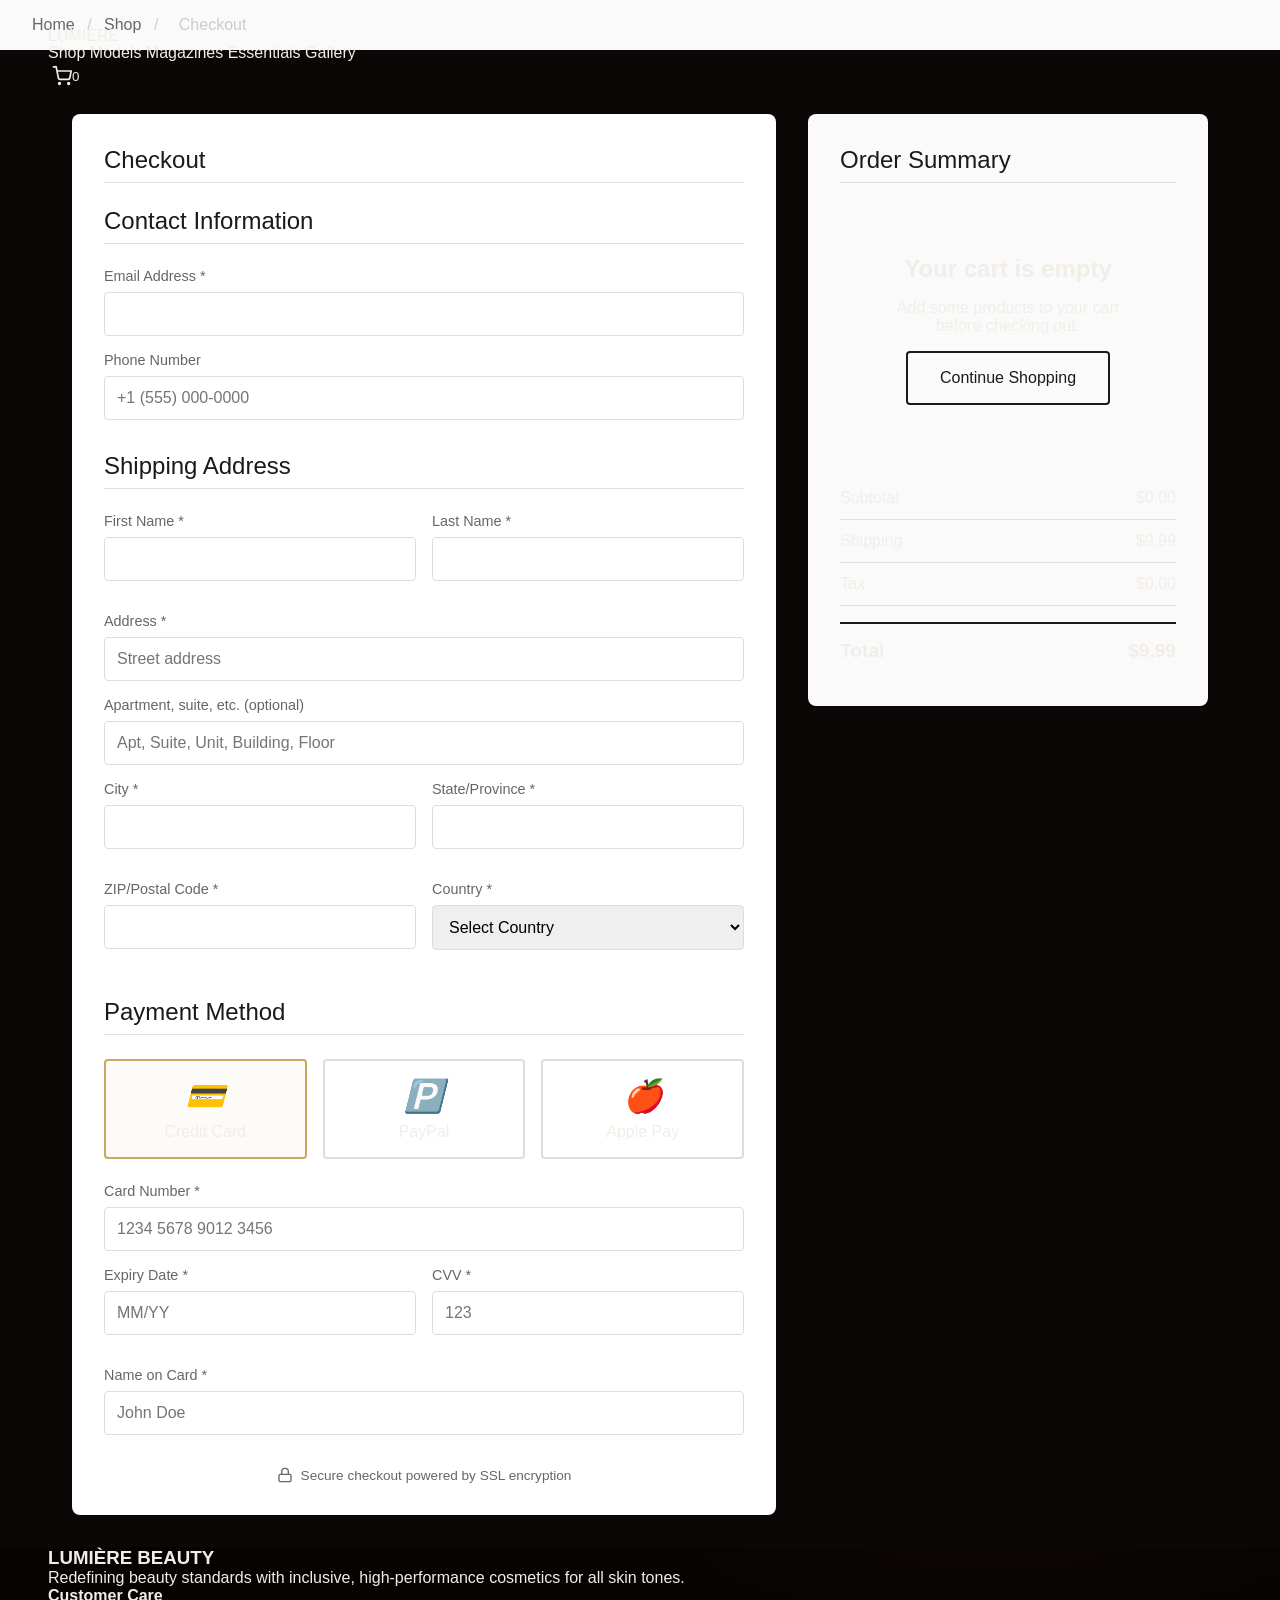
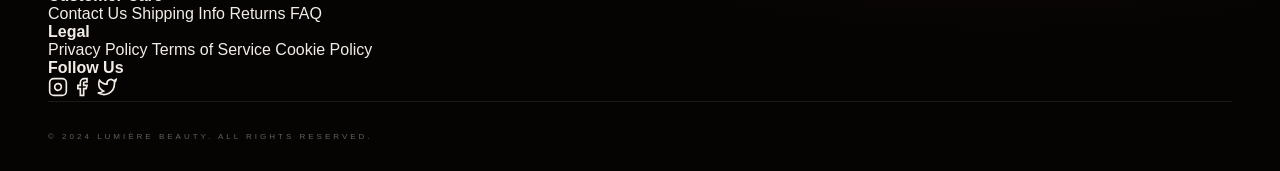
<file: checkout.html>
<!DOCTYPE html>
<html lang="en">
<head>
    <meta charset="UTF-8">
    <meta name="viewport" content="width=device-width, initial-scale=1.0">
    <title>Checkout | LUMIÈRE BEAUTY</title>
    <meta name="description" content="Complete your purchase at LUMIÈRE BEAUTY. Secure checkout with multiple payment options.">
    <link rel="stylesheet" href="css/styles.css">
    <style>
        .checkout-container {
            max-width: 1200px;
            margin: 0 auto;
            padding: 2rem;
            display: grid;
            grid-template-columns: 1fr 400px;
            gap: 2rem;
        }

        .checkout-form {
            background: #fff;
            padding: 2rem;
            border-radius: 8px;
            box-shadow: 0 2px 10px rgba(0,0,0,0.05);
        }

        .order-summary {
            background: #fafafa;
            padding: 2rem;
            border-radius: 8px;
            position: sticky;
            top: 2rem;
            height: fit-content;
        }

        .section-title {
            font-size: 1.5rem;
            font-weight: 300;
            margin-bottom: 1.5rem;
            color: #1a1a1a;
            border-bottom: 1px solid #e0e0e0;
            padding-bottom: 0.5rem;
        }

        .form-section {
            margin-bottom: 2rem;
        }

        .form-row {
            display: grid;
            grid-template-columns: 1fr 1fr;
            gap: 1rem;
            margin-bottom: 1rem;
        }

        .form-group {
            margin-bottom: 1rem;
        }

        .form-group label {
            display: block;
            margin-bottom: 0.5rem;
            font-size: 0.9rem;
            color: #666;
        }

        .form-group input,
        .form-group select {
            width: 100%;
            padding: 0.75rem;
            border: 1px solid #ddd;
            border-radius: 4px;
            font-size: 1rem;
            transition: border-color 0.3s, box-shadow 0.3s;
        }

        .form-group input:focus,
        .form-group select:focus {
            outline: none;
            border-color: #c9a962;
            box-shadow: 0 0 0 3px rgba(201, 169, 98, 0.1);
        }

        .form-group input.error {
            border-color: #d32f2f;
        }

        .error-message {
            color: #d32f2f;
            font-size: 0.8rem;
            margin-top: 0.25rem;
            display: none;
        }

        .form-group input.error + .error-message {
            display: block;
        }

        .cart-items-checkout {
            margin-bottom: 1.5rem;
            max-height: 300px;
            overflow-y: auto;
        }

        .cart-item-checkout {
            display: flex;
            gap: 1rem;
            padding: 1rem 0;
            border-bottom: 1px solid #e0e0e0;
        }

        .cart-item-checkout img {
            width: 60px;
            height: 60px;
            object-fit: cover;
            border-radius: 4px;
        }

        .cart-item-details {
            flex: 1;
        }

        .cart-item-name {
            font-weight: 500;
            color: #1a1a1a;
            margin-bottom: 0.25rem;
        }

        .cart-item-shade {
            font-size: 0.85rem;
            color: #666;
            margin-bottom: 0.25rem;
        }

        .cart-item-quantity {
            font-size: 0.85rem;
            color: #999;
        }

        .cart-item-price {
            font-weight: 500;
            color: #1a1a1a;
        }

        .summary-row {
            display: flex;
            justify-content: space-between;
            padding: 0.75rem 0;
            border-bottom: 1px solid #e0e0e0;
        }

        .summary-row.total {
            border-top: 2px solid #1a1a1a;
            border-bottom: none;
            font-weight: 600;
            font-size: 1.2rem;
            margin-top: 1rem;
            padding-top: 1rem;
        }

        .checkout-btn {
            width: 100%;
            padding: 1rem;
            background: #1a1a1a;
            color: #fff;
            border: none;
            border-radius: 4px;
            font-size: 1rem;
            cursor: pointer;
            transition: background 0.3s;
            margin-top: 1.5rem;
        }

        .checkout-btn:hover {
            background: #333;
        }

        .checkout-btn:disabled {
            background: #ccc;
            cursor: not-allowed;
        }

        .payment-methods {
            display: flex;
            gap: 1rem;
            margin: 1.5rem 0;
        }

        .payment-method {
            flex: 1;
            padding: 1rem;
            border: 2px solid #ddd;
            border-radius: 4px;
            text-align: center;
            cursor: pointer;
            transition: all 0.3s;
        }

        .payment-method:hover {
            border-color: #c9a962;
        }

        .payment-method.selected {
            border-color: #c9a962;
            background: rgba(201, 169, 98, 0.05);
        }

        .payment-method i {
            font-size: 2rem;
            margin-bottom: 0.5rem;
            display: block;
        }

        .secure-badge {
            display: flex;
            align-items: center;
            justify-content: center;
            gap: 0.5rem;
            margin-top: 1rem;
            color: #666;
            font-size: 0.85rem;
        }

        .empty-cart-checkout {
            text-align: center;
            padding: 3rem;
        }

        .empty-cart-checkout h2 {
            margin-bottom: 1rem;
        }

        .continue-shopping-btn {
            display: inline-block;
            padding: 1rem 2rem;
            background: transparent;
            color: #1a1a1a;
            border: 2px solid #1a1a1a;
            border-radius: 4px;
            text-decoration: none;
            margin-top: 1rem;
            transition: all 0.3s;
        }

        .continue-shopping-btn:hover {
            background: #1a1a1a;
            color: #fff;
        }

        .breadcrumb {
            padding: 1rem 2rem;
            background: #fafafa;
            margin-bottom: 2rem;
        }

        .breadcrumb a {
            color: #666;
            text-decoration: none;
        }

        .breadcrumb a:hover {
            color: #1a1a1a;
        }

        .breadcrumb span {
            color: #ccc;
            margin: 0 0.5rem;
        }

        /* Success Modal */
        .success-modal {
            display: none;
            position: fixed;
            top: 0;
            left: 0;
            width: 100%;
            height: 100%;
            background: rgba(0,0,0,0.7);
            z-index: 1001;
            justify-content: center;
            align-items: center;
        }

        .success-modal.active {
            display: flex;
        }

        .success-content {
            background: #fff;
            padding: 3rem;
            border-radius: 8px;
            text-align: center;
            max-width: 500px;
            animation: fadeInUp 0.5s ease;
        }

        .success-icon {
            width: 80px;
            height: 80px;
            background: #4CAF50;
            border-radius: 50%;
            display: flex;
            align-items: center;
            justify-content: center;
            margin: 0 auto 1.5rem;
            font-size: 2.5rem;
            color: #fff;
        }

        @keyframes fadeInUp {
            from {
                opacity: 0;
                transform: translateY(30px);
            }
            to {
                opacity: 1;
                transform: translateY(0);
            }
        }

        @media (max-width: 900px) {
            .checkout-container {
                grid-template-columns: 1fr;
            }

            .order-summary {
                position: static;
                order: -1;
            }

            .form-row {
                grid-template-columns: 1fr;
            }
        }
    </style>
</head>
<body>
    <!-- Header -->
    <header class="site-header">
        <div class="header-container">
            <a href="index.html" class="logo">LUMIÈRE</a>
            <nav class="main-nav">
                <a href="products.html">Shop</a>
                <a href="models.html">Models</a>
                <a href="magazines.html">Magazines</a>
                <a href="essentials.html">Essentials</a>
                <a href="gallery.html">Gallery</a>
            </nav>
            <div class="header-actions">
                <button class="cart-toggle" aria-label="View cart">
                    <svg width="24" height="24" viewBox="0 0 24 24" fill="none" stroke="currentColor" stroke-width="2">
                        <circle cx="9" cy="21" r="1"></circle>
                        <circle cx="20" cy="21" r="1"></circle>
                        <path d="M1 1h4l2.68 13.39a2 2 0 0 0 2 1.61h9.72a2 2 0 0 0 2-1.61L23 6H6"></path>
                    </svg>
                    <span class="cart-count">0</span>
                </button>
            </div>
        </div>
    </header>

    <!-- Breadcrumb -->
    <div class="breadcrumb">
        <a href="index.html">Home</a>
        <span>/</span>
        <a href="products.html">Shop</a>
        <span>/</span>
        <span>Checkout</span>
    </div>

    <!-- Main Content -->
    <main class="checkout-container" id="checkout-page">
        <!-- Checkout Form -->
        <div class="checkout-form">
            <h1 class="section-title">Checkout</h1>

            <!-- Contact Information -->
            <div class="form-section">
                <h2 class="section-title">Contact Information</h2>
                <div class="form-group">
                    <label for="email">Email Address *</label>
                    <input type="email" id="email" required aria-required="true">
                    <span class="error-message">Please enter a valid email address</span>
                </div>
                <div class="form-group">
                    <label for="phone">Phone Number</label>
                    <input type="tel" id="phone" placeholder="+1 (555) 000-0000">
                </div>
            </div>

            <!-- Shipping Address -->
            <div class="form-section">
                <h2 class="section-title">Shipping Address</h2>
                <div class="form-row">
                    <div class="form-group">
                        <label for="firstName">First Name *</label>
                        <input type="text" id="firstName" required aria-required="true">
                        <span class="error-message">First name is required</span>
                    </div>
                    <div class="form-group">
                        <label for="lastName">Last Name *</label>
                        <input type="text" id="lastName" required aria-required="true">
                        <span class="error-message">Last name is required</span>
                    </div>
                </div>
                <div class="form-group">
                    <label for="address">Address *</label>
                    <input type="text" id="address" required aria-required="true" placeholder="Street address">
                    <span class="error-message">Address is required</span>
                </div>
                <div class="form-group">
                    <label for="address2">Apartment, suite, etc. (optional)</label>
                    <input type="text" id="address2" placeholder="Apt, Suite, Unit, Building, Floor">
                </div>
                <div class="form-row">
                    <div class="form-group">
                        <label for="city">City *</label>
                        <input type="text" id="city" required aria-required="true">
                        <span class="error-message">City is required</span>
                    </div>
                    <div class="form-group">
                        <label for="state">State/Province *</label>
                        <input type="text" id="state" required aria-required="true">
                        <span class="error-message">State/Province is required</span>
                    </div>
                </div>
                <div class="form-row">
                    <div class="form-group">
                        <label for="zip">ZIP/Postal Code *</label>
                        <input type="text" id="zip" required aria-required="true">
                        <span class="error-message">ZIP/Postal code is required</span>
                    </div>
                    <div class="form-group">
                        <label for="country">Country *</label>
                        <select id="country" required aria-required="true">
                            <option value="">Select Country</option>
                            <option value="US">United States</option>
                            <option value="CA">Canada</option>
                            <option value="UK">United Kingdom</option>
                            <option value="FR">France</option>
                            <option value="DE">Germany</option>
                            <option value="AU">Australia</option>
                        </select>
                        <span class="error-message">Country is required</span>
                    </div>
                </div>
            </div>

            <!-- Payment Method -->
            <div class="form-section">
                <h2 class="section-title">Payment Method</h2>
                <div class="payment-methods">
                    <div class="payment-method selected" data-method="card">
                        <i>💳</i>
                        <span>Credit Card</span>
                    </div>
                    <div class="payment-method" data-method="paypal">
                        <i>🅿️</i>
                        <span>PayPal</span>
                    </div>
                    <div class="payment-method" data-method="apple">
                        <i>🍎</i>
                        <span>Apple Pay</span>
                    </div>
                </div>

                <div id="card-details">
                    <div class="form-group">
                        <label for="cardNumber">Card Number *</label>
                        <input type="text" id="cardNumber" placeholder="1234 5678 9012 3456" maxlength="19">
                        <span class="error-message">Please enter a valid card number</span>
                    </div>
                    <div class="form-row">
                        <div class="form-group">
                            <label for="expiry">Expiry Date *</label>
                            <input type="text" id="expiry" placeholder="MM/YY" maxlength="5">
                            <span class="error-message">Invalid expiry date</span>
                        </div>
                        <div class="form-group">
                            <label for="cvv">CVV *</label>
                            <input type="text" id="cvv" placeholder="123" maxlength="4">
                            <span class="error-message">Invalid CVV</span>
                        </div>
                    </div>
                    <div class="form-group">
                        <label for="cardName">Name on Card *</label>
                        <input type="text" id="cardName" placeholder="John Doe">
                        <span class="error-message">Name on card is required</span>
                    </div>
                </div>
            </div>

            <button type="button" class="checkout-btn" id="placeOrderBtn">Place Order</button>

            <div class="secure-badge">
                <svg width="16" height="16" viewBox="0 0 24 24" fill="none" stroke="currentColor" stroke-width="2">
                    <rect x="3" y="11" width="18" height="11" rx="2" ry="2"></rect>
                    <path d="M7 11V7a5 5 0 0 1 10 0v4"></path>
                </svg>
                <span>Secure checkout powered by SSL encryption</span>
            </div>
        </div>

        <!-- Order Summary -->
        <aside class="order-summary">
            <h2 class="section-title">Order Summary</h2>
            
            <div id="cart-items-container" class="cart-items-checkout">
                <!-- Cart items will be inserted here -->
            </div>

            <div class="summary-row">
                <span>Subtotal</span>
                <span id="subtotal">$0.00</span>
            </div>
            <div class="summary-row">
                <span>Shipping</span>
                <span id="shipping">$0.00</span>
            </div>
            <div class="summary-row">
                <span>Tax</span>
                <span id="tax">$0.00</span>
            </div>
            <div class="summary-row total">
                <span>Total</span>
                <span id="total">$0.00</span>
            </div>

            <button type="button" class="checkout-btn" id="placeOrderBtnBottom" style="display: none;">Place Order</button>
        </aside>
    </main>

    <!-- Success Modal -->
    <div class="success-modal" id="successModal" role="dialog" aria-labelledby="successTitle" aria-modal="true">
        <div class="success-content">
            <div class="success-icon">✓</div>
            <h2 id="successTitle">Order Confirmed!</h2>
            <p>Thank you for your purchase. Your order has been successfully placed.</p>
            <p style="margin-top: 1rem; color: #666;">Order Number: <strong id="orderNumber"></strong></p>
            <p style="margin-top: 0.5rem; color: #666;">A confirmation email has been sent to <strong id="confirmationEmail"></strong></p>
            <a href="index.html" class="continue-shopping-btn" style="display: inline-block; margin-top: 1.5rem;">Continue Shopping</a>
        </div>
    </div>

    <!-- Footer -->
    <footer class="site-footer">
        <div class="footer-container">
            <div class="footer-section">
                <h3>LUMIÈRE BEAUTY</h3>
                <p>Redefining beauty standards with inclusive, high-performance cosmetics for all skin tones.</p>
            </div>
            <div class="footer-section">
                <h4>Customer Care</h4>
                <a href="#">Contact Us</a>
                <a href="#">Shipping Info</a>
                <a href="#">Returns</a>
                <a href="#">FAQ</a>
            </div>
            <div class="footer-section">
                <h4>Legal</h4>
                <a href="#">Privacy Policy</a>
                <a href="#">Terms of Service</a>
                <a href="#">Cookie Policy</a>
            </div>
            <div class="footer-section">
                <h4>Follow Us</h4>
                <div class="social-links">
                    <a href="#" aria-label="Instagram">
                        <svg width="20" height="20" viewBox="0 0 24 24" fill="none" stroke="currentColor" stroke-width="2">
                            <rect x="2" y="2" width="20" height="20" rx="5" ry="5"></rect>
                            <path d="M16 11.37A4 4 0 1 1 12.63 8 4 4 0 0 1 16 11.37z"></path>
                            <line x1="17.5" y1="6.5" x2="17.51" y2="6.5"></line>
                        </svg>
                    </a>
                    <a href="#" aria-label="Facebook">
                        <svg width="20" height="20" viewBox="0 0 24 24" fill="none" stroke="currentColor" stroke-width="2">
                            <path d="M18 2h-3a5 5 0 0 0-5 5v3H7v4h3v8h4v-8h3l1-4h-4V7a1 1 0 0 1 1-1h3z"></path>
                        </svg>
                    </a>
                    <a href="#" aria-label="Twitter">
                        <svg width="20" height="20" viewBox="0 0 24 24" fill="none" stroke="currentColor" stroke-width="2">
                            <path d="M23 3a10.9 10.9 0 0 1-3.14 1.53 4.48 4.48 0 0 0-7.86 3v1A10.66 10.66 0 0 1 3 4s-4 9 5 13a11.64 11.64 0 0 1-7 2c9 5 20 0 20-11.5a4.5 4.5 0 0 0-.08-.83A7.72 7.72 0 0 0 23 3z"></path>
                        </svg>
                    </a>
                </div>
            </div>
        </div>
        <div class="footer-bottom">
            <p>&copy; 2024 LUMIÈRE BEAUTY. All rights reserved.</p>
        </div>
    </footer>

    <script src="js/main.js"></script>
    <script>
        // Checkout Page Functionality
        document.addEventListener('DOMContentLoaded', function() {
            // Get cart from localStorage
            let cart = JSON.parse(localStorage.getItem('lumiereCart')) || [];
            
            // Render cart items
            renderCartItems();
            
            // Update totals
            updateTotals();
            
            // If cart is empty, redirect or show message
            if (cart.length === 0) {
                showEmptyCart();
            }

            // Payment method selection
            const paymentMethods = document.querySelectorAll('.payment-method');
            paymentMethods.forEach(method => {
                method.addEventListener('click', function() {
                    paymentMethods.forEach(m => m.classList.remove('selected'));
                    this.classList.add('selected');
                    
                    const cardDetails = document.getElementById('card-details');
                    if (this.dataset.method === 'card') {
                        cardDetails.style.display = 'block';
                    } else {
                        cardDetails.style.display = 'none';
                    }
                });
            });

            // Form validation
            const placeOrderBtns = [
                document.getElementById('placeOrderBtn'),
                document.getElementById('placeOrderBtnBottom')
            ];

            placeOrderBtns.forEach(btn => {
                if (btn) {
                    btn.addEventListener('click', validateAndPlaceOrder);
                }
            });

            // Input validation on blur
            const requiredInputs = document.querySelectorAll('input[required], select[required]');
            requiredInputs.forEach(input => {
                input.addEventListener('blur', function() {
                    validateField(this);
                });
                
                input.addEventListener('input', function() {
                    if (this.classList.contains('error')) {
                        validateField(this);
                    }
                });
            });

            // Card number formatting
            const cardNumberInput = document.getElementById('cardNumber');
            if (cardNumberInput) {
                cardNumberInput.addEventListener('input', function(e) {
                    let value = e.target.value.replace(/\D/g, '');
                    value = value.match(/.{1,4}/g)?.join(' ') || '';
                    e.target.value = value;
                });
            }

            // Expiry date formatting
            const expiryInput = document.getElementById('expiry');
            if (expiryInput) {
                expiryInput.addEventListener('input', function(e) {
                    let value = e.target.value.replace(/\D/g, '');
                    if (value.length >= 2) {
                        value = value.slice(0, 2) + '/' + value.slice(2, 4);
                    }
                    e.target.value = value;
                });
            }

            // CVV validation
            const cvvInput = document.getElementById('cvv');
            if (cvvInput) {
                cvvInput.addEventListener('input', function(e) {
                    e.target.value = e.target.value.replace(/\D/g, '').slice(0, 4);
                });
            }
        });

        function renderCartItems() {
            const cart = JSON.parse(localStorage.getItem('lumiereCart')) || [];
            const container = document.getElementById('cart-items-container');
            
            if (cart.length === 0) {
                container.innerHTML = '<p>Your cart is empty</p>';
                return;
            }

            container.innerHTML = cart.map(item => `
                <div class="cart-item-checkout">
                    <img src="${item.image}" alt="${item.name}" loading="lazy">
                    <div class="cart-item-details">
                        <div class="cart-item-name">${item.name}</div>
                        ${item.shade ? `<div class="cart-item-shade">Shade: ${item.shade}</div>` : ''}
                        <div class="cart-item-quantity">Qty: ${item.quantity}</div>
                    </div>
                    <div class="cart-item-price">$${(item.price * item.quantity).toFixed(2)}</div>
                </div>
            `).join('');
        }

        function updateTotals() {
            const cart = JSON.parse(localStorage.getItem('lumiereCart')) || [];
            
            const subtotal = cart.reduce((sum, item) => sum + (item.price * item.quantity), 0);
            const shipping = subtotal > 50 ? 0 : 9.99;
            const tax = subtotal * 0.08;
            const total = subtotal + shipping + tax;

            document.getElementById('subtotal').textContent = `$${subtotal.toFixed(2)}`;
            document.getElementById('shipping').textContent = shipping === 0 ? 'FREE' : `$${shipping.toFixed(2)}`;
            document.getElementById('tax').textContent = `$${tax.toFixed(2)}`;
            document.getElementById('total').textContent = `$${total.toFixed(2)}`;
        }

        function showEmptyCart() {
            const container = document.getElementById('cart-items-container');
            container.innerHTML = `
                <div class="empty-cart-checkout">
                    <h2>Your cart is empty</h2>
                    <p>Add some products to your cart before checking out.</p>
                    <a href="products.html" class="continue-shopping-btn">Continue Shopping</a>
                </div>
            `;
            
            // Hide place order buttons
            const btns = document.querySelectorAll('#placeOrderBtn, #placeOrderBtnBottom');
            btns.forEach(btn => btn.style.display = 'none');
        }

        function validateField(field) {
            const value = field.value.trim();
            const fieldType = field.type;
            let isValid = true;

            if (field.hasAttribute('required') && !value) {
                isValid = false;
            } else if (fieldType === 'email' && value) {
                const emailRegex = /^[^\s@]+@[^\s@]+\.[^\s@]+$/;
                isValid = emailRegex.test(value);
            } else if (field.id === 'zip' && value) {
                const zipRegex = /^\d{5}(-\d{4})?$/;
                isValid = zipRegex.test(value);
            }

            if (!isValid) {
                field.classList.add('error');
            } else {
                field.classList.remove('error');
            }

            return isValid;
        }

        function validateAndPlaceOrder() {
            const requiredFields = document.querySelectorAll('input[required], select[required]');
            let isValid = true;

            requiredFields.forEach(field => {
                if (!validateField(field)) {
                    isValid = false;
                }
            });

            // Validate payment if card selected
            const selectedPayment = document.querySelector('.payment-method.selected');
            if (selectedPayment && selectedPayment.dataset.method === 'card') {
                const cardNumber = document.getElementById('cardNumber').value.trim();
                const expiry = document.getElementById('expiry').value.trim();
                const cvv = document.getElementById('cvv').value.trim();
                const cardName = document.getElementById('cardName').value.trim();

                if (!cardNumber || cardNumber.replace(/\s/g, '').length < 13) {
                    document.getElementById('cardNumber').classList.add('error');
                    isValid = false;
                }
                if (!expiry || !/^\d{2}\/\d{2}$/.test(expiry)) {
                    document.getElementById('expiry').classList.add('error');
                    isValid = false;
                }
                if (!cvv || cvv.length < 3) {
                    document.getElementById('cvv').classList.add('error');
                    isValid = false;
                }
                if (!cardName) {
                    document.getElementById('cardName').classList.add('error');
                    isValid = false;
                }
            }

            if (!isValid) {
                // Scroll to first error
                const firstError = document.querySelector('.error');
                if (firstError) {
                    firstError.scrollIntoView({ behavior: 'smooth', block: 'center' });
                }
                return;
            }

            // Process order
            processOrder();
        }

        function processOrder() {
            const btn = document.getElementById('placeOrderBtn');
            btn.disabled = true;
            btn.textContent = 'Processing...';

            // Simulate order processing
            setTimeout(() => {
                // Generate order number
                const orderNumber = 'LUM-' + Math.random().toString(36).substr(2, 9).toUpperCase();
                const email = document.getElementById('email').value;

                // Clear cart
                localStorage.removeItem('lumiereCart');
                
                // Update cart count in header
                updateCartCount();

                // Show success modal
                document.getElementById('orderNumber').textContent = orderNumber;
                document.getElementById('confirmationEmail').textContent = email;
                document.getElementById('successModal').classList.add('active');

                // Disable scroll
                document.body.style.overflow = 'hidden';
            }, 2000);
        }

        function updateCartCount() {
            const cart = JSON.parse(localStorage.getItem('lumiereCart')) || [];
            const count = cart.reduce((sum, item) => sum + item.quantity, 0);
            document.querySelectorAll('.cart-count').forEach(el => {
                el.textContent = count;
            });
        }

        // Close success modal on outside click
        document.getElementById('successModal').addEventListener('click', function(e) {
            if (e.target === this) {
                window.location.href = 'index.html';
            }
        });
    </script>
</body>
</html>
</file>
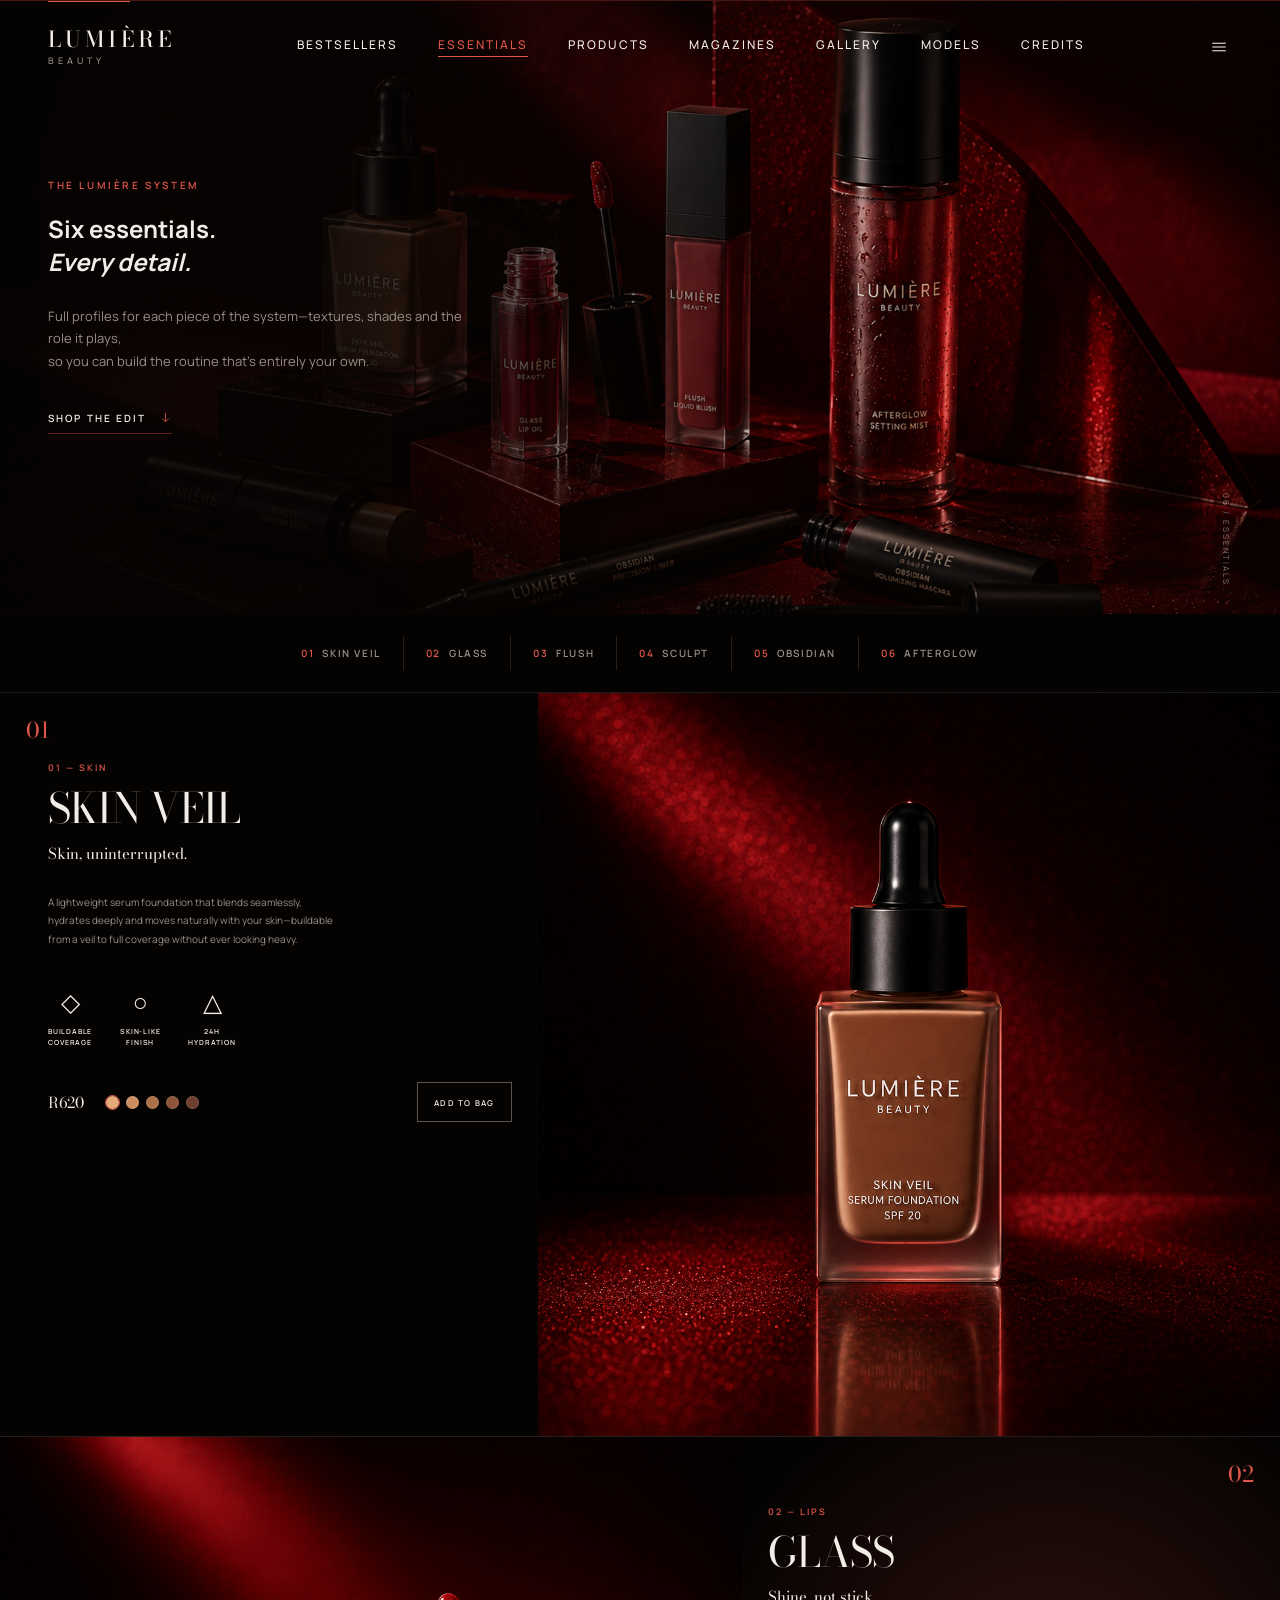
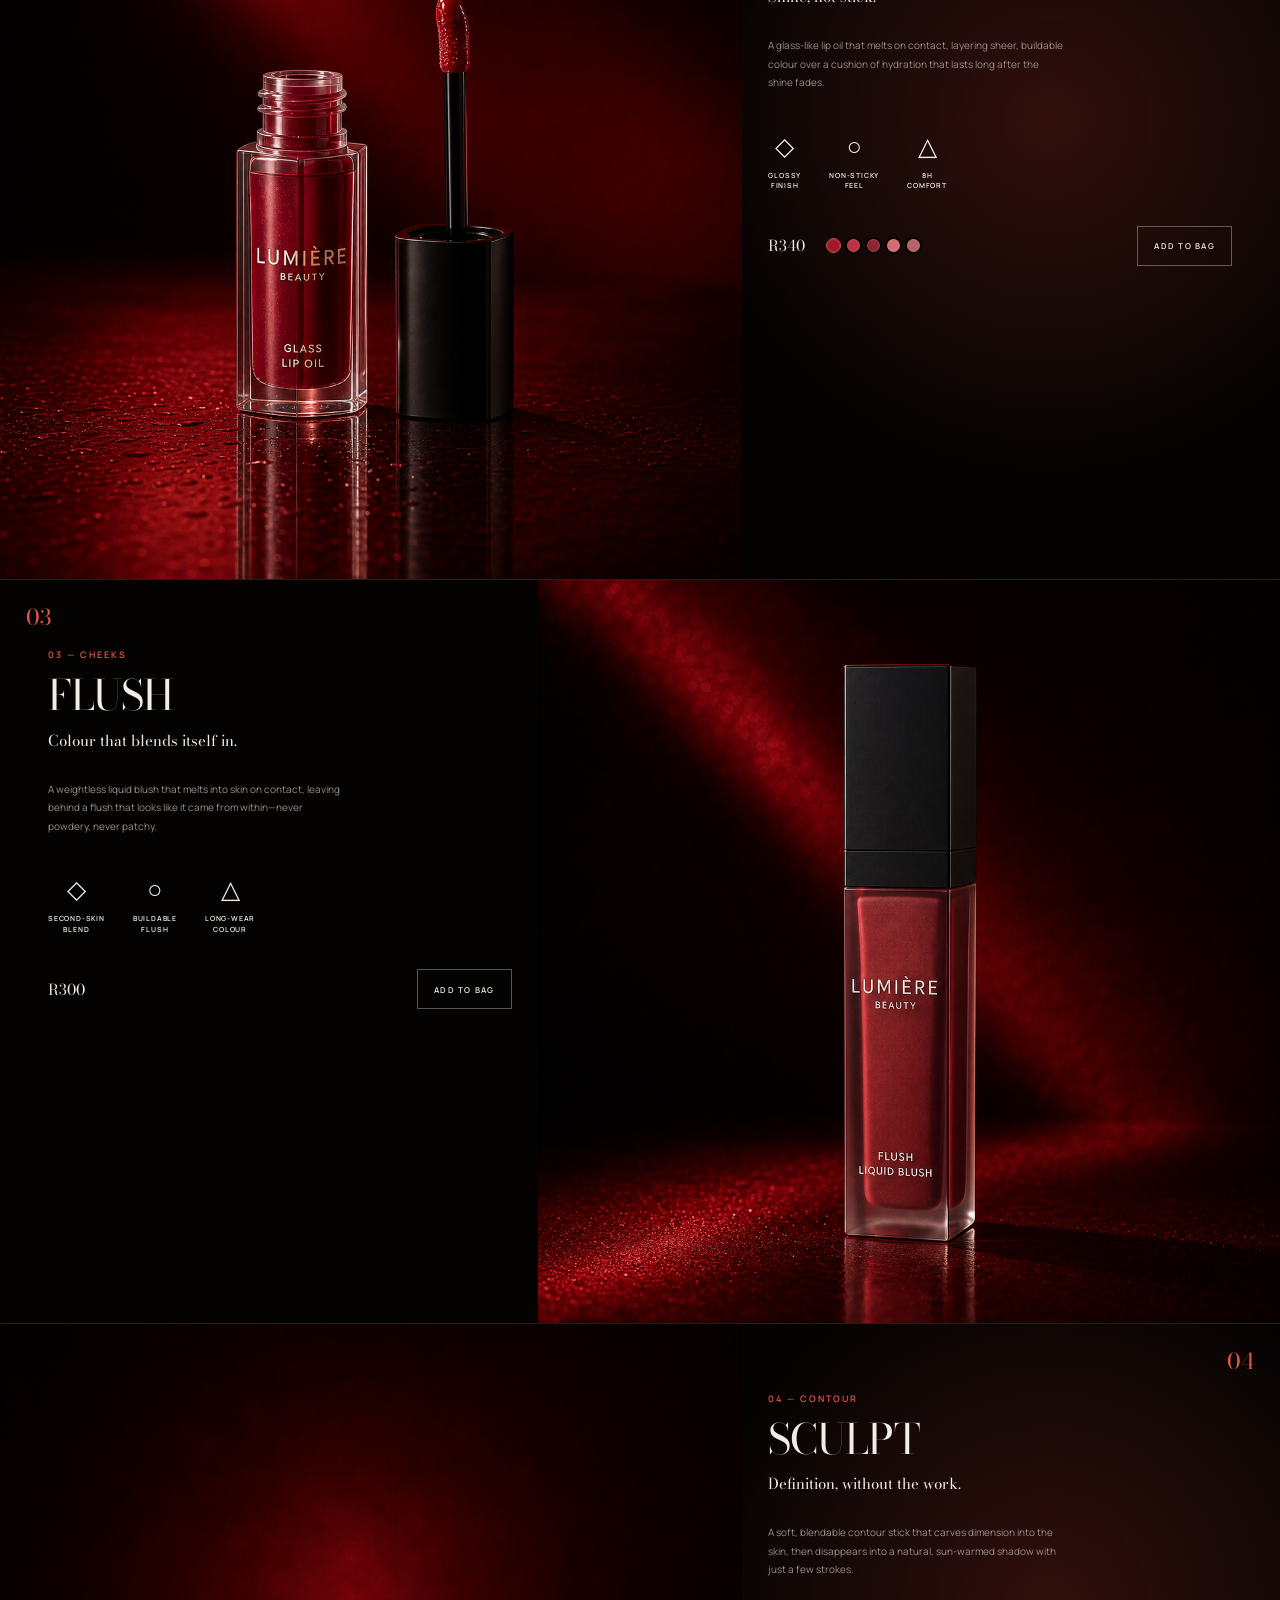
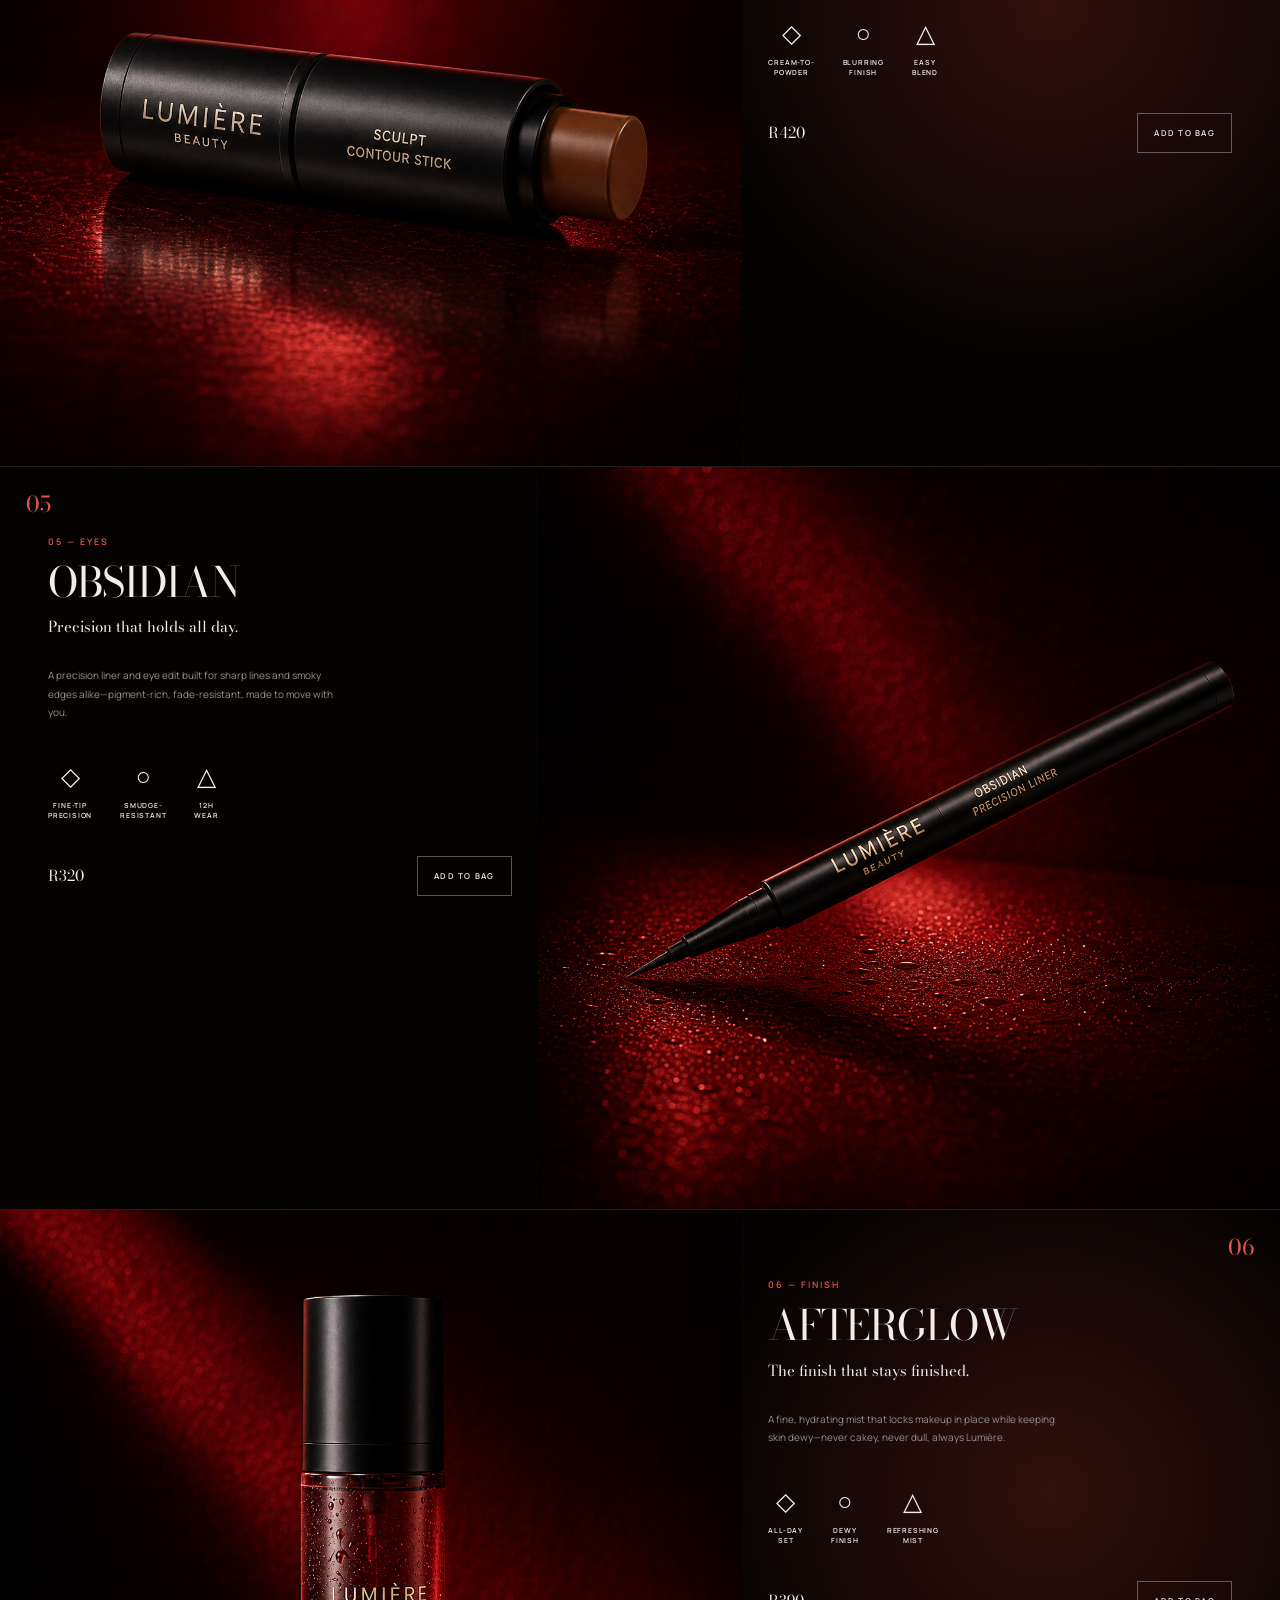
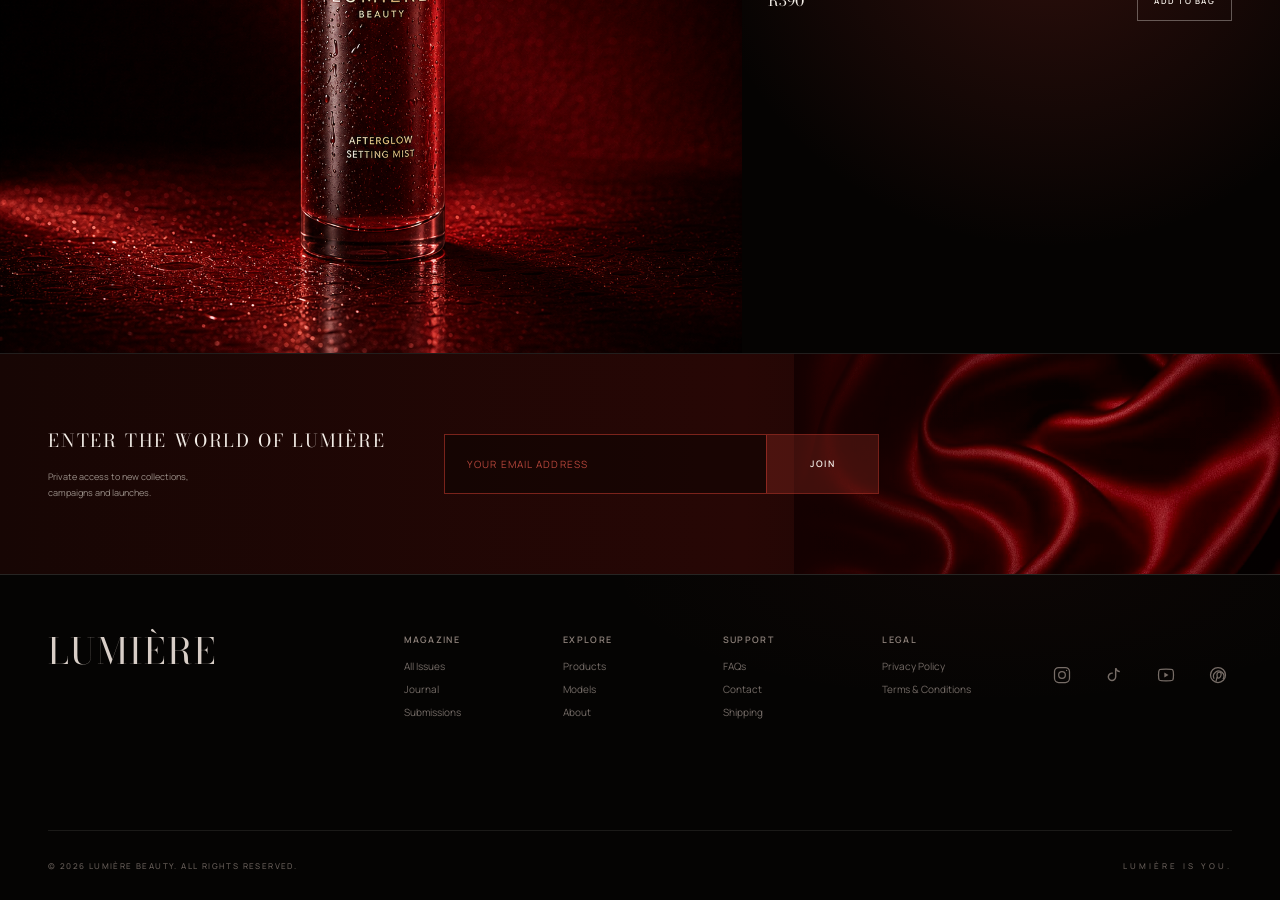
<file: essentials.html>
<!doctype html>
<html lang="en">
  <head>
    <meta charset="UTF-8" />
    <meta name="viewport" content="width=device-width, initial-scale=1.0" />
    <title>The Essentials — Lumière Beauty</title>
    <meta name="description" content="Discover Lumière Beauty's six essentials for skin, colour and light. Made to layer, blend and become your own." />
    <meta property="og:title" content="The Essentials — Lumière Beauty" />
    <meta property="og:description" content="Six essentials. Infinite expression." />
    <meta property="og:type" content="website" />
    <link rel="stylesheet" href="css/styles.css" />
    <link rel="preconnect" href="https://fonts.googleapis.com" />
    <link rel="preconnect" href="https://fonts.gstatic.com" crossorigin />
    <link
      href="https://fonts.googleapis.com/css2?family=Bodoni+Moda:ital,opsz,wght@0,6..96,400;0,6..96,500;1,6..96,400;1,6..96,500&family=Manrope:wght@400;500;600&display=swap"
      rel="stylesheet"
    />
    <link rel="icon" type="image/png" href="assets/favicon.png" />
  </head>
  <body>
    <header class="site-header" id="siteHeader">
      <a href="index.html">
        <div class="logo">
        <span class="mark">LUMIÈRE</span>
        <span class="sub">BEAUTY</span>
      </div>
      </a>

      <nav class="primary-nav" aria-label="Primary">
        <a href="index.html">BESTSELLERS</a>
        <a href="essentials.html" aria-current="page">ESSENTIALS</a>
        <a href="products.html">PRODUCTS</a>
        <a href="magazines.html">MAGAZINES</a>
        <a href="gallery.html">GALLERY</a>
        <a href="models.html">MODELS</a>
        <a href="credits.html">CREDITS</a>
      </nav>

      <div class="header-icons">
        <button
          class="menu-toggle"
          aria-label="Open menu"
          id="menuToggle"
          aria-expanded="false"
          aria-controls="mobileNav"
        >
          <svg
            viewBox="0 0 24 24"
            fill="none"
            stroke="currentColor"
            stroke-width="1.4"
          >
            <line x1="3" y1="7" x2="21" y2="7" />
            <line x1="3" y1="12" x2="21" y2="12" />
            <line x1="3" y1="17" x2="21" y2="17" />
          </svg>
        </button>
      </div>
    </header>

    <nav
      class="mobile-nav"
      id="mobileNav"
      aria-label="Mobile"
      aria-hidden="true"
    >
      <button
        class="mobile-nav-close"
        id="mobileNavClose"
        aria-label="Close menu"
      >
        <svg
          viewBox="0 0 24 24"
          fill="none"
          stroke="currentColor"
          stroke-width="1.4"
        >
          <line x1="6" y1="6" x2="18" y2="18" />
          <line x1="18" y1="6" x2="6" y2="18" />
        </svg>
      </button>
      <a href="index.html">BESTSELLERS</a>
      <a href="essentials.html" aria-current="page">ESSENTIALS</a>
      <a href="products.html">PRODUCTS</a>
      <a href="magazines.html">MAGAZINES</a>
      <a href="gallery.html">GALLERY</a>
      <a href="models.html">MODELS</a>
      <a href="credits.html">CREDITS</a>
    </nav>

    <!-- ---------- Page hero ---------- -->
    <section class="essentials" aria-labelledby="essentials-page-title">
      <div class="essentials-media" aria-hidden="true">
        <img src="assets/essentials.png" alt="" />
      </div>
      <div class="essentials-shade" aria-hidden="true"></div>
      <div class="essentials-rule" aria-hidden="true"></div>

      <div class="essentials-content">
        <p class="essentials-kicker">The Lumi&egrave;re System</p>
        <h1 id="essentials-page-title">
          Six essentials.<br /><em>Every detail.</em>
        </h1>
        <p class="essentials-note">
          Full profiles for each piece of the system&mdash;textures,
          shades and the role it plays,<br />so you can build the routine
          that&rsquo;s entirely your own.
        </p>
        <a href="#catalog" class="essentials-link">
          Shop the Edit
          <svg
            viewBox="0 0 24 24"
            fill="none"
            stroke="currentColor"
            stroke-width="1.5"
            aria-hidden="true"
          >
            <line x1="12" y1="4" x2="12" y2="20" />
            <polyline points="6 14 12 20 18 14" />
          </svg>
        </a>
      </div>

      <p class="essentials-index" aria-hidden="true">06 / ESSENTIALS</p>
    </section>

    <!-- ---------- Quick jump nav ---------- -->
    <nav class="catalog-nav" id="catalog" aria-label="Jump to a product">
      <a href="#skin-veil"><span>01</span>Skin Veil</a>
      <a href="#glass"><span>02</span>Glass</a>
      <a href="#flush"><span>03</span>Flush</a>
      <a href="#sculpt"><span>04</span>Sculpt</a>
      <a href="#obsidian"><span>05</span>Obsidian</a>
      <a href="#afterglow"><span>06</span>Afterglow</a>
    </nav>

    <!-- ---------- Product 01: Skin Veil ---------- -->
    <section class="product-detail" id="skin-veil" aria-labelledby="skin-veil-title">
      <div class="featured-product">
        <p class="product-detail-number" aria-hidden="true">01</p>
        <div class="featured-copy">
          <p class="featured-kicker">01 &mdash; Skin</p>
          <h2 id="skin-veil-title">Skin Veil</h2>
          <p class="featured-tagline">Skin, uninterrupted.</p>
          <p class="featured-description">
            A lightweight serum foundation that blends seamlessly, hydrates
            deeply and moves naturally with your skin&mdash;buildable from a
            veil to full coverage without ever looking heavy.
          </p>

          <div class="featured-benefits" aria-label="Product benefits">
            <div>
              <span aria-hidden="true">&#9671;</span>
              <p>Buildable<br />coverage</p>
            </div>
            <div>
              <span aria-hidden="true">&#9675;</span>
              <p>Skin-like<br />finish</p>
            </div>
            <div>
              <span aria-hidden="true">&#9651;</span>
              <p>24H<br />hydration</p>
            </div>
          </div>

          <div class="product-detail-shop">
            <p class="product-detail-price">R620</p>
            <div class="shade-list" aria-label="Available shades">
              <span class="shade active" style="--shade: #e4aa77" title="Light Warm"></span>
              <span class="shade" style="--shade: #cb8e61" title="Medium Warm"></span>
              <span class="shade" style="--shade: #ae7048" title="Tan Neutral"></span>
              <span class="shade" style="--shade: #8d5438" title="Deep Warm"></span>
              <span class="shade" style="--shade: #6e3f2e" title="Rich Neutral"></span>
            </div>
            <button class="bag-button" type="button">Add to Bag</button>
          </div>
        </div>

        <div class="featured-product-image">
          <img
            src="assets/essentials/lumiere-skin-veil-foundation.png"
            alt="Lumiere Skin Veil serum foundation"
          />
        </div>
      </div>
    </section>

    <!-- ---------- Product 02: Glass ---------- -->
    <section class="product-detail" id="glass" aria-labelledby="glass-title">
      <div class="featured-product reverse">
        <p class="product-detail-number" aria-hidden="true">02</p>
        <div class="featured-copy">
          <p class="featured-kicker">02 &mdash; Lips</p>
          <h2 id="glass-title">Glass</h2>
          <p class="featured-tagline">Shine, not stick.</p>
          <p class="featured-description">
            A glass-like lip oil that melts on contact, layering sheer,
            buildable colour over a cushion of hydration that lasts long
            after the shine fades.
          </p>

          <div class="featured-benefits" aria-label="Product benefits">
            <div>
              <span aria-hidden="true">&#9671;</span>
              <p>Glossy<br />finish</p>
            </div>
            <div>
              <span aria-hidden="true">&#9675;</span>
              <p>Non-sticky<br />feel</p>
            </div>
            <div>
              <span aria-hidden="true">&#9651;</span>
              <p>8H<br />comfort</p>
            </div>
          </div>

          <div class="product-detail-shop">
            <p class="product-detail-price">R340</p>
            <div class="shade-list" aria-label="Available shades">
              <span class="shade active" style="--shade: #a31527" title="Blood Cherry"></span>
              <span class="shade" style="--shade: #be313f" title="Crimson"></span>
              <span class="shade" style="--shade: #8e2632" title="Merlot"></span>
              <span class="shade" style="--shade: #d56b72" title="Rose"></span>
              <span class="shade" style="--shade: #b56169" title="Fig"></span>
            </div>
            <button class="bag-button" type="button">Add to Bag</button>
          </div>
        </div>

        <div class="featured-product-image">
          <img
            src="assets/essentials/lumiere-glass-lip-oil.png"
            alt="Lumiere Glass lip oil"
          />
        </div>
      </div>
    </section>

    <!-- ---------- Product 03: Flush ---------- -->
    <section class="product-detail" id="flush" aria-labelledby="flush-title">
      <div class="featured-product">
        <p class="product-detail-number" aria-hidden="true">03</p>
        <div class="featured-copy">
          <p class="featured-kicker">03 &mdash; Cheeks</p>
          <h2 id="flush-title">Flush</h2>
          <p class="featured-tagline">Colour that blends itself in.</p>
          <p class="featured-description">
            A weightless liquid blush that melts into skin on contact,
            leaving behind a flush that looks like it came from
            within&mdash;never powdery, never patchy.
          </p>

          <div class="featured-benefits" aria-label="Product benefits">
            <div>
              <span aria-hidden="true">&#9671;</span>
              <p>Second-skin<br />blend</p>
            </div>
            <div>
              <span aria-hidden="true">&#9675;</span>
              <p>Buildable<br />flush</p>
            </div>
            <div>
              <span aria-hidden="true">&#9651;</span>
              <p>Long-wear<br />colour</p>
            </div>
          </div>

          <div class="product-detail-shop">
            <p class="product-detail-price">R300</p>
            <button class="bag-button" type="button">Add to Bag</button>
          </div>
        </div>

        <div class="featured-product-image">
          <img
            src="assets/essentials/lumiere-flush-liquid-blush.png"
            alt="Lumiere Flush liquid blush"
          />
        </div>
      </div>
    </section>

    <!-- ---------- Product 04: Sculpt ---------- -->
    <section class="product-detail" id="sculpt" aria-labelledby="sculpt-title">
      <div class="featured-product reverse">
        <p class="product-detail-number" aria-hidden="true">04</p>
        <div class="featured-copy">
          <p class="featured-kicker">04 &mdash; Contour</p>
          <h2 id="sculpt-title">Sculpt</h2>
          <p class="featured-tagline">Definition, without the work.</p>
          <p class="featured-description">
            A soft, blendable contour stick that carves dimension into the
            skin, then disappears into a natural, sun-warmed shadow with
            just a few strokes.
          </p>

          <div class="featured-benefits" aria-label="Product benefits">
            <div>
              <span aria-hidden="true">&#9671;</span>
              <p>Cream-to-<br />powder</p>
            </div>
            <div>
              <span aria-hidden="true">&#9675;</span>
              <p>Blurring<br />finish</p>
            </div>
            <div>
              <span aria-hidden="true">&#9651;</span>
              <p>Easy<br />blend</p>
            </div>
          </div>

          <div class="product-detail-shop">
            <p class="product-detail-price">R420</p>
            <button class="bag-button" type="button">Add to Bag</button>
          </div>
        </div>

        <div class="featured-product-image">
          <img
            src="assets/essentials/lumiere-sculpt-contour-stick.png"
            alt="Lumiere Sculpt contour stick"
          />
        </div>
      </div>
    </section>

    <!-- ---------- Product 05: Obsidian ---------- -->
    <section class="product-detail" id="obsidian" aria-labelledby="obsidian-title">
      <div class="featured-product">
        <p class="product-detail-number" aria-hidden="true">05</p>
        <div class="featured-copy">
          <p class="featured-kicker">05 &mdash; Eyes</p>
          <h2 id="obsidian-title">Obsidian</h2>
          <p class="featured-tagline">Precision that holds all day.</p>
          <p class="featured-description">
            A precision liner and eye edit built for sharp lines and smoky
            edges alike&mdash;pigment-rich, fade-resistant, made to move
            with you.
          </p>

          <div class="featured-benefits" aria-label="Product benefits">
            <div>
              <span aria-hidden="true">&#9671;</span>
              <p>Fine-tip<br />precision</p>
            </div>
            <div>
              <span aria-hidden="true">&#9675;</span>
              <p>Smudge-<br />resistant</p>
            </div>
            <div>
              <span aria-hidden="true">&#9651;</span>
              <p>12H<br />wear</p>
            </div>
          </div>

          <div class="product-detail-shop">
            <p class="product-detail-price">R320</p>
            <button class="bag-button" type="button">Add to Bag</button>
          </div>
        </div>

        <div class="featured-product-image">
          <img
            src="assets/essentials/lumiere-obsidian-precision-liner.png"
            alt="Lumiere Obsidian precision liner"
          />
        </div>
      </div>
    </section>

    <!-- ---------- Product 06: Afterglow ---------- -->
    <section class="product-detail" id="afterglow" aria-labelledby="afterglow-title">
      <div class="featured-product reverse">
        <p class="product-detail-number" aria-hidden="true">06</p>
        <div class="featured-copy">
          <p class="featured-kicker">06 &mdash; Finish</p>
          <h2 id="afterglow-title">Afterglow</h2>
          <p class="featured-tagline">The finish that stays finished.</p>
          <p class="featured-description">
            A fine, hydrating mist that locks makeup in place while keeping
            skin dewy&mdash;never cakey, never dull, always Lumi&egrave;re.
          </p>

          <div class="featured-benefits" aria-label="Product benefits">
            <div>
              <span aria-hidden="true">&#9671;</span>
              <p>All-day<br />set</p>
            </div>
            <div>
              <span aria-hidden="true">&#9675;</span>
              <p>Dewy<br />finish</p>
            </div>
            <div>
              <span aria-hidden="true">&#9651;</span>
              <p>Refreshing<br />mist</p>
            </div>
          </div>

          <div class="product-detail-shop">
            <p class="product-detail-price">R390</p>
            <button class="bag-button" type="button">Add to Bag</button>
          </div>
        </div>

        <div class="featured-product-image">
          <img
            src="assets/essentials/lumiere-afterglow-setting-mist.png"
            alt="Lumiere Afterglow setting mist"
          />
        </div>
      </div>
    </section>

    <!-- ---------- Newsletter ---------- -->
    <section class="world-invite" aria-label="Join the world of Lumiere">
      <div class="world-newsletter">
        <div class="newsletter-text">
          <h2>Enter the World of Lumi&egrave;re</h2>
          <p>Private access to new collections,<br />campaigns and launches.</p>
        </div>

        <form class="newsletter-form" action="#" method="post">
          <label class="sr-only" for="newsletterEmail"
            >Your email address</label
          >
          <input
            id="newsletterEmail"
            name="email"
            type="email"
            autocomplete="email"
            placeholder="YOUR EMAIL ADDRESS"
            required
          />
          <button type="submit">Join</button>
        </form>

        <div class="newsletter-art" aria-hidden="true"></div>
      </div>
    </section>

    <footer class="site-footer">
      <div class="footer-main">
        <a href="index.html" class="footer-brand" aria-label="Lumiere Beauty home"
          >Lumi&egrave;re</a
        >

        <nav class="footer-column" aria-label="Magazine links">
          <h2>Magazine</h2>
          <a href="#">All Issues</a>
          <a href="#">Journal</a>
          <a href="#">Submissions</a>
        </nav>

        <nav class="footer-column" aria-label="Explore links">
          <h2>Explore</h2>
          <a href="essentials.html">Products</a>
          <a href="#">Models</a>
          <a href="#">About</a>
        </nav>

        <nav class="footer-column" aria-label="Support links">
          <h2>Support</h2>
          <a href="#">FAQs</a>
          <a href="#">Contact</a>
          <a href="#">Shipping</a>
        </nav>

        <nav class="footer-column" aria-label="Legal links">
          <h2>Legal</h2>
          <a href="#">Privacy Policy</a>
          <a href="#">Terms &amp; Conditions</a>
        </nav>

        <div class="footer-socials" aria-label="Social media">
          <a href="#" aria-label="Instagram">
            <svg
              viewBox="0 0 24 24"
              fill="none"
              stroke="currentColor"
              stroke-width="1.5"
              aria-hidden="true"
            >
              <rect x="3" y="3" width="18" height="18" rx="5" />
              <circle cx="12" cy="12" r="4" />
              <circle
                cx="17.5"
                cy="6.5"
                r=".8"
                fill="currentColor"
                stroke="none"
              />
            </svg>
          </a>
          <a href="#" aria-label="TikTok">
            <svg
              viewBox="0 0 24 24"
              fill="none"
              stroke="currentColor"
              stroke-width="1.7"
              aria-hidden="true"
            >
              <path d="M14 4v10.2a4.4 4.4 0 1 1-3.5-4.3" />
              <path d="M14 4c.8 2.5 2.3 3.8 5 4" />
            </svg>
          </a>
          <a href="#" aria-label="YouTube">
            <svg
              viewBox="0 0 24 24"
              fill="none"
              stroke="currentColor"
              stroke-width="1.5"
              aria-hidden="true"
            >
              <path
                d="M21 12c0 3.7-.5 5.6-1 6.2-.8.8-4.4.8-8 .8s-7.2 0-8-.8C3.5 17.6 3 15.7 3 12s.5-5.6 1-6.2C4.8 5 8.4 5 12 5s7.2 0 8 .8c.5.6 1 2.5 1 6.2Z"
              />
              <path d="m10 9 5 3-5 3V9Z" fill="currentColor" stroke="none" />
            </svg>
          </a>
          <a href="#" aria-label="Pinterest">
            <svg
              viewBox="0 0 24 24"
              fill="none"
              stroke="currentColor"
              stroke-width="1.5"
              aria-hidden="true"
            >
              <circle cx="12" cy="12" r="9" />
              <path
                d="M9.5 20c.6-2.1 1.1-4.2 1.6-6.4-.9-1.8.1-5.2 2.5-5.2 1.5 0 2.2 1.1 2.2 2.5 0 2-1.3 4.9-3.2 4.9-1 0-1.7-.9-1.5-2"
              />
              <path d="M7.4 16.5A6.2 6.2 0 1 1 18 17" />
            </svg>
          </a>
        </div>
      </div>

      <div class="footer-bottom">
        <p>&copy; 2026 Lumi&egrave;re Beauty. All rights reserved.</p>
        <p>Lumi&egrave;re is You.</p>
      </div>
    </footer>

    <script>
      const header = document.getElementById("siteHeader");
      const menuToggle = document.getElementById("menuToggle");
      const mobileNav = document.getElementById("mobileNav");
      const mobileNavClose = document.getElementById("mobileNavClose");

      function onScroll() {
        if (window.scrollY > 40) {
          header.classList.add("scrolled");
        } else {
          header.classList.remove("scrolled");
        }
      }
      window.addEventListener("scroll", onScroll, { passive: true });
      onScroll();

      function openMenu() {
        mobileNav.classList.add("open");
        mobileNav.setAttribute("aria-hidden", "false");
        menuToggle.setAttribute("aria-expanded", "true");
        document.body.classList.add("nav-open");
        mobileNavClose.focus();
      }
      function closeMenu() {
        mobileNav.classList.remove("open");
        mobileNav.setAttribute("aria-hidden", "true");
        menuToggle.setAttribute("aria-expanded", "false");
        document.body.classList.remove("nav-open");
        menuToggle.focus();
      }

      menuToggle.addEventListener("click", openMenu);
      mobileNavClose.addEventListener("click", closeMenu);
      mobileNav.addEventListener("keydown", (e) => {
        if (e.key === "Escape") closeMenu();
      });
      mobileNav
        .querySelectorAll("a")
        .forEach((a) => a.addEventListener("click", closeMenu));
    </script>
  </body>
</html>
</file>
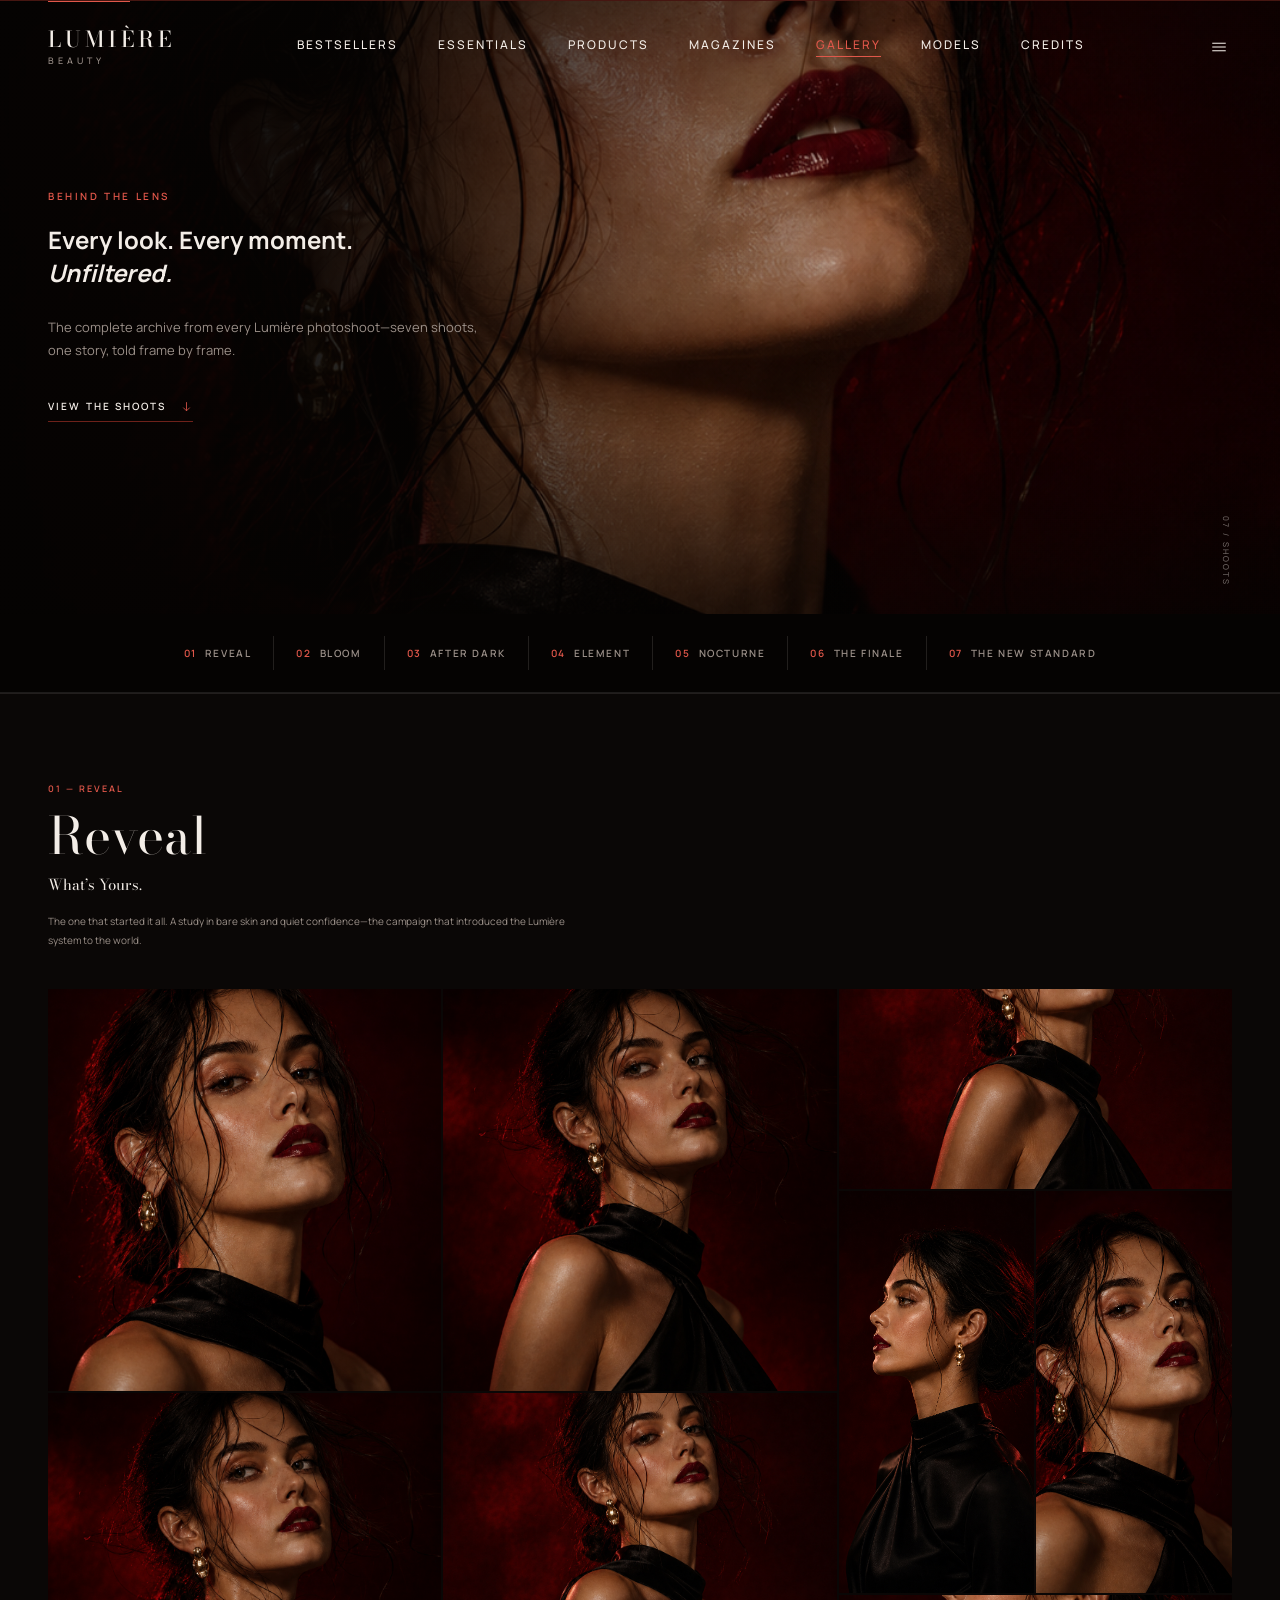
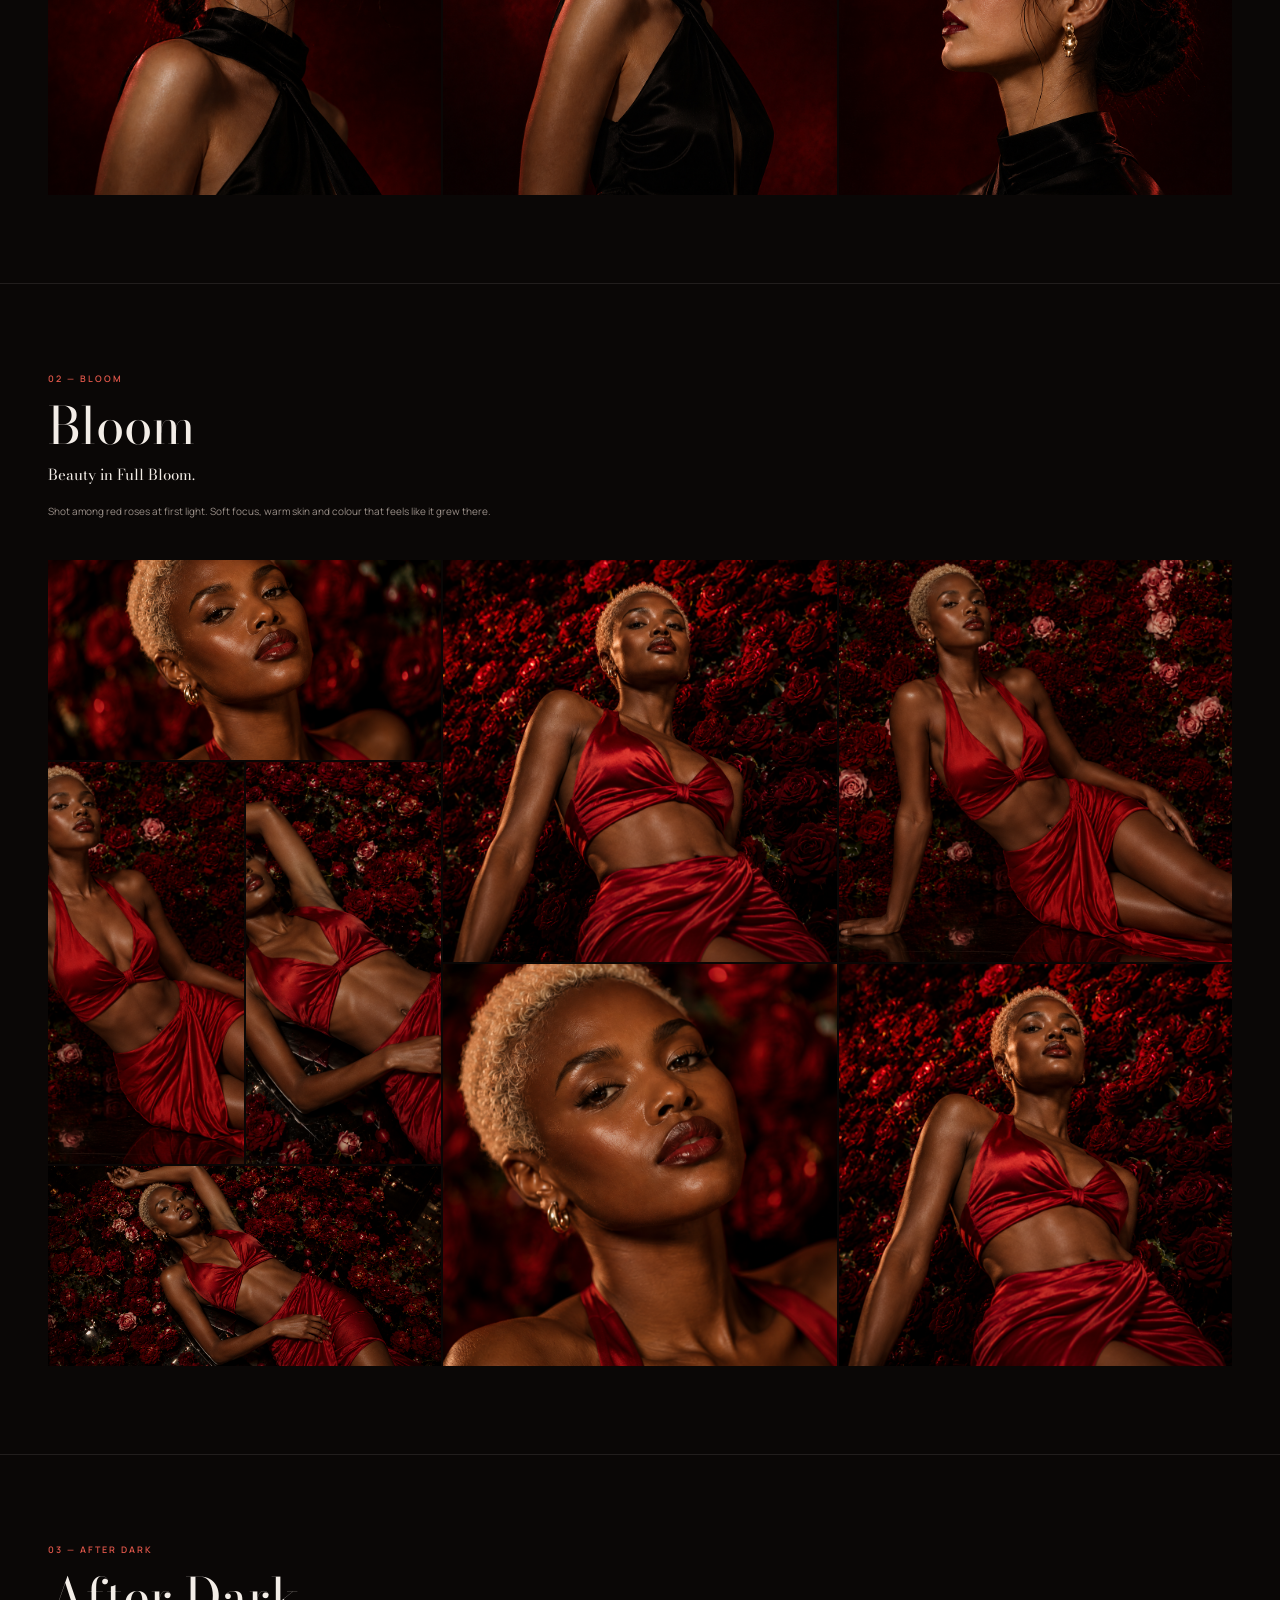
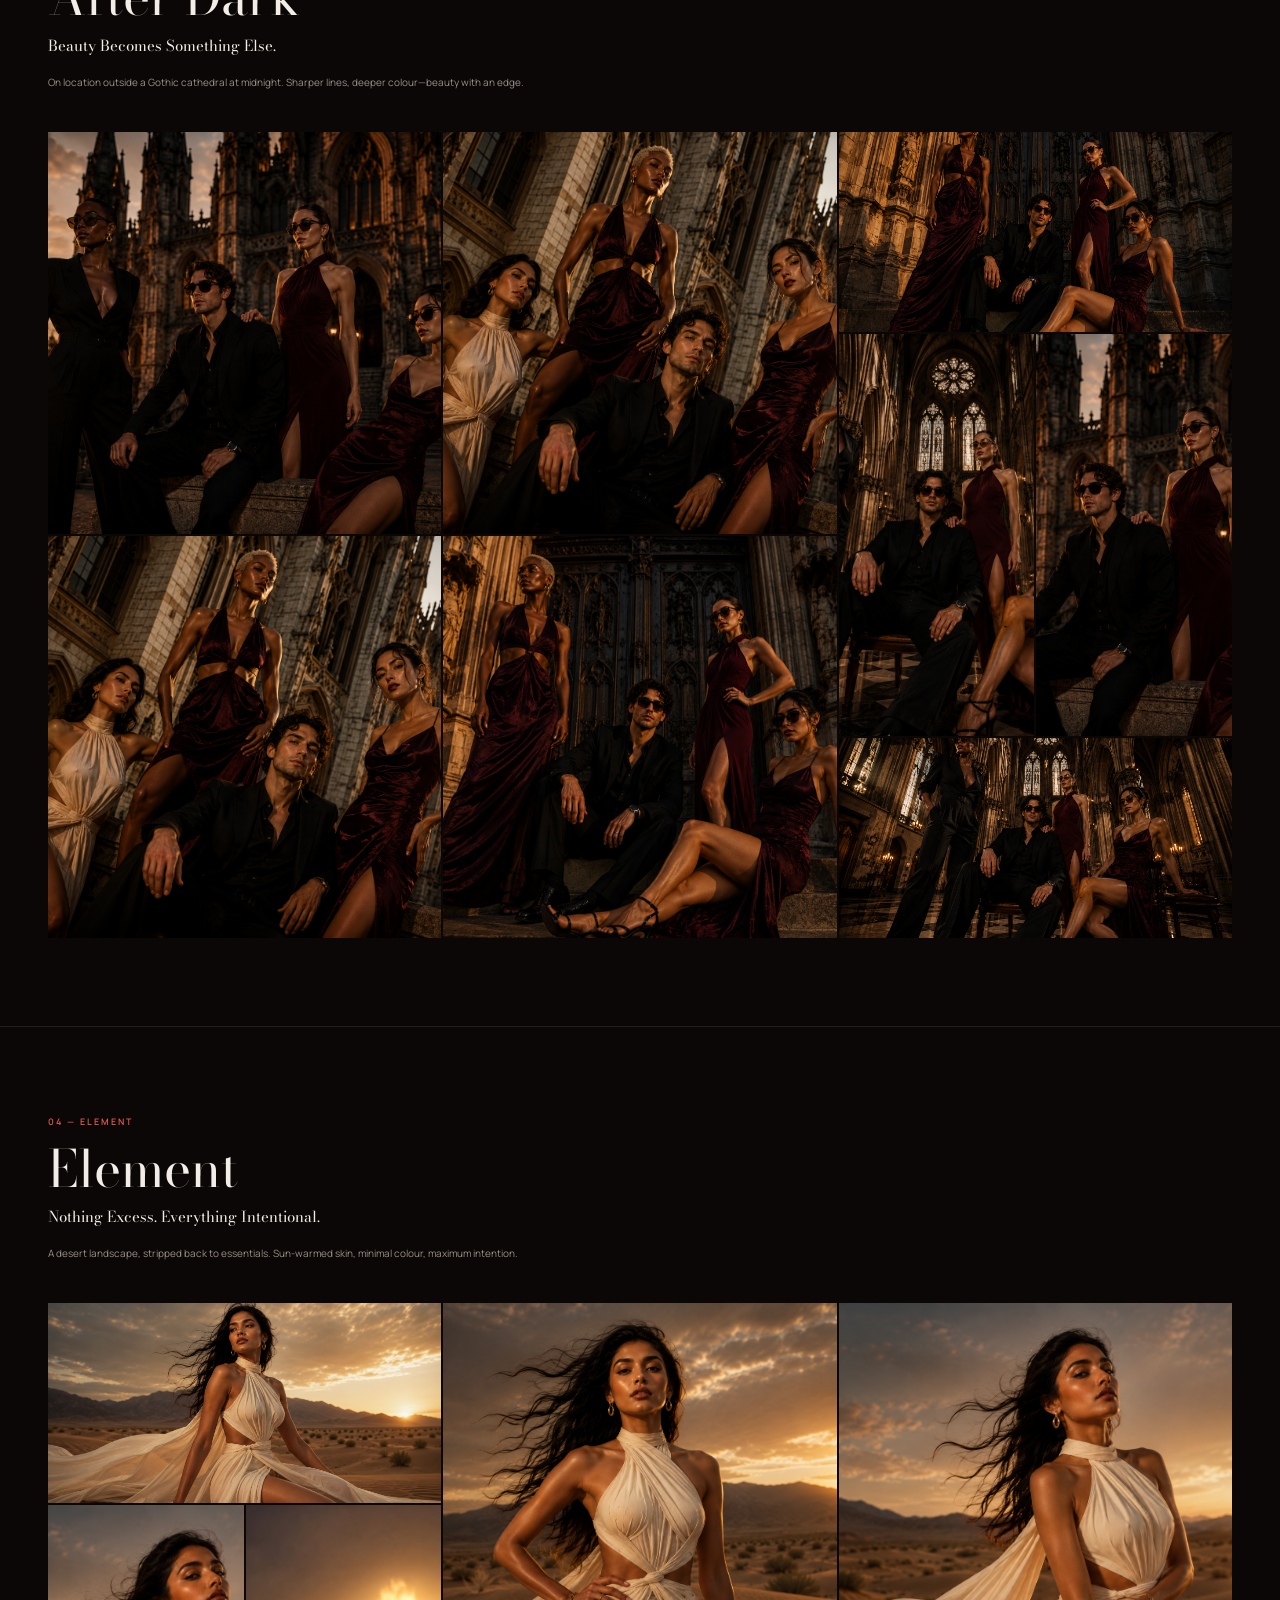
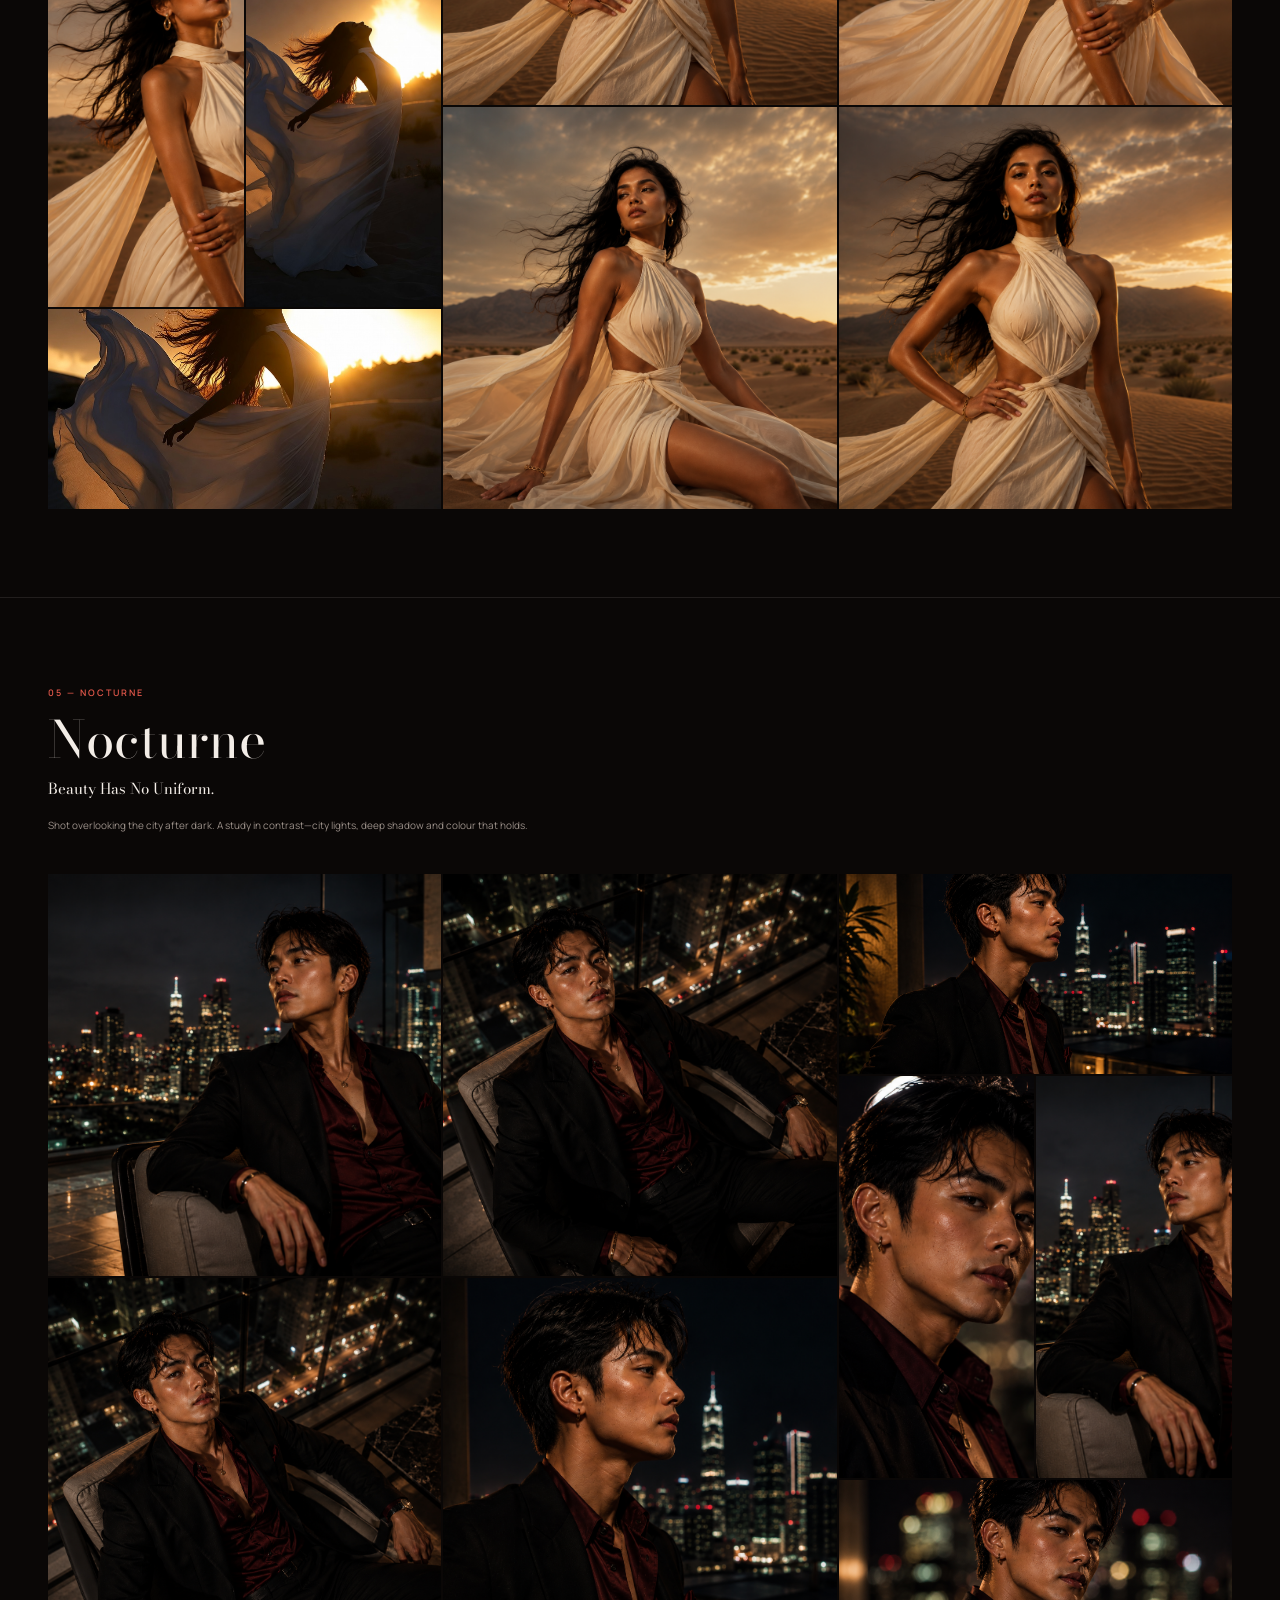
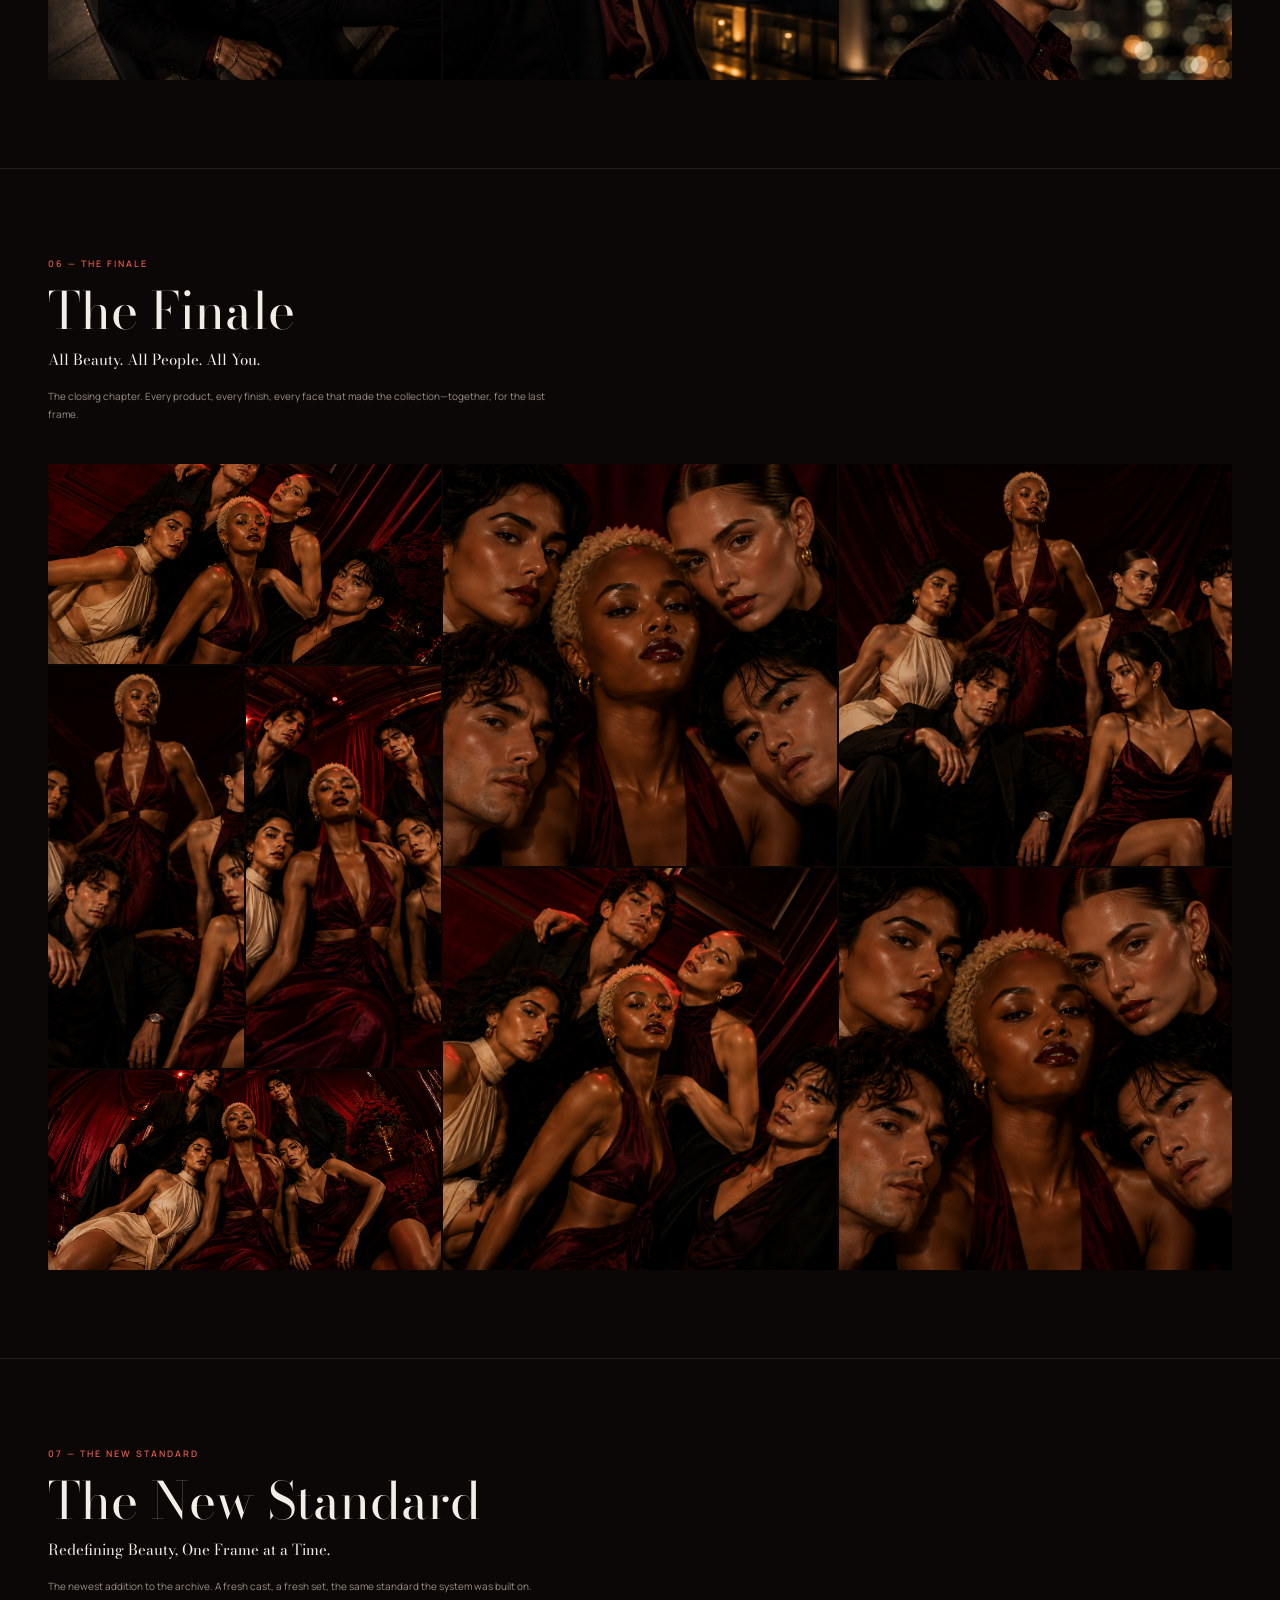
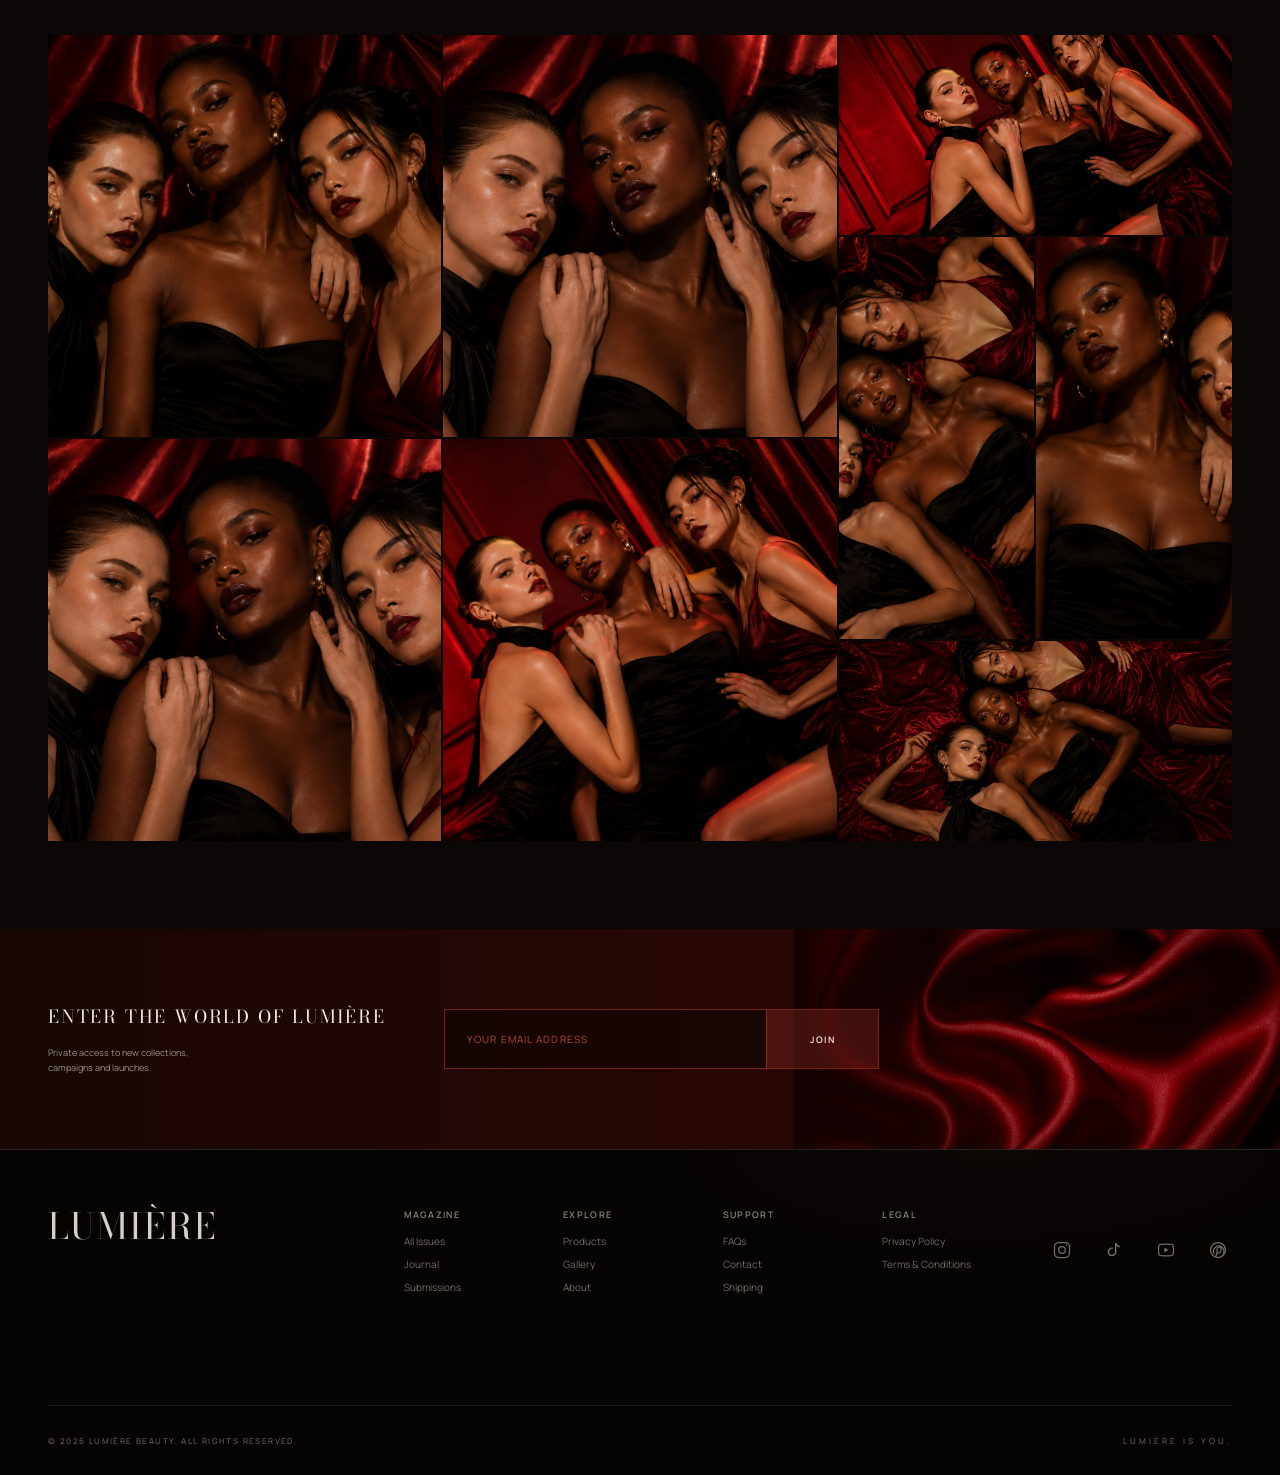
<file: gallery.html>
<!doctype html>
<html lang="en">
  <head>
    <meta charset="UTF-8" />
    <meta name="viewport" content="width=device-width, initial-scale=1.0" />
    <title>Gallery — Lumière Beauty</title>
    <link rel="stylesheet" href="css/styles.css" />
    <link rel="preconnect" href="https://fonts.googleapis.com" />
    <link rel="preconnect" href="https://fonts.gstatic.com" crossorigin />
    <link
      href="https://fonts.googleapis.com/css2?family=Bodoni+Moda:ital,opsz,wght@0,6..96,400;0,6..96,500;1,6..96,400;1,6..96,500&family=Manrope:wght@400;500;600&display=swap"
      rel="stylesheet"
    />
  </head>
  <body>
    <header class="site-header" id="siteHeader">
      <a href="index.html">
        <div class="logo">
        <span class="mark">LUMIÈRE</span>
        <span class="sub">BEAUTY</span>
      </div>
      </a>

      <nav class="primary-nav" aria-label="Primary">
        <a href="index.html">BESTSELLERS</a>
        <a href="essentials.html">ESSENTIALS</a>
        <a href="products.html">PRODUCTS</a>
        <a href="magazines.html">MAGAZINES</a>
        <a href="gallery.html" aria-current="page">GALLERY</a>
        <a href="models.html">MODELS</a>
        <a href="credits.html">CREDITS</a>
      </nav>

      <div class="header-icons">
        <button
          class="menu-toggle"
          aria-label="Open menu"
          id="menuToggle"
          aria-expanded="false"
          aria-controls="mobileNav"
        >
          <svg
            viewBox="0 0 24 24"
            fill="none"
            stroke="currentColor"
            stroke-width="1.4"
          >
            <line x1="3" y1="7" x2="21" y2="7" />
            <line x1="3" y1="12" x2="21" y2="12" />
            <line x1="3" y1="17" x2="21" y2="17" />
          </svg>
        </button>
      </div>
    </header>

    <nav
      class="mobile-nav"
      id="mobileNav"
      aria-label="Mobile"
      aria-hidden="true"
    >
      <button
        class="mobile-nav-close"
        id="mobileNavClose"
        aria-label="Close menu"
      >
        <svg
          viewBox="0 0 24 24"
          fill="none"
          stroke="currentColor"
          stroke-width="1.4"
        >
          <line x1="6" y1="6" x2="18" y2="18" />
          <line x1="18" y1="6" x2="6" y2="18" />
        </svg>
      </button>
      <a href="index.html">BESTSELLERS</a>
      <a href="essentials.html">ESSENTIALS</a>
      <a href="products.html">PRODUCTS</a>
      <a href="magazines.html">MAGAZINES</a>
      <a href="gallery.html" aria-current="page">GALLERY</a>
      <a href="models.html">MODELS</a>
      <a href="credits.html">CREDITS</a>
    </nav>

    <!-- ---------- Page hero ---------- -->
    <section class="essentials" aria-labelledby="gallery-page-title">
      <div class="essentials-media" aria-hidden="true">
        <img src="assets/photoshoot/reveal/reveal-01.png" alt="" />
      </div>
      <div class="essentials-shade" aria-hidden="true"></div>
      <div class="essentials-rule" aria-hidden="true"></div>

      <div class="essentials-content">
        <p class="essentials-kicker">Behind the Lens</p>
        <h1 id="gallery-page-title">
          Every look. Every moment.<br /><em>Unfiltered.</em>
        </h1>
        <p class="essentials-note">
          The complete archive from every Lumi&egrave;re photoshoot&mdash;seven
          shoots, one story, told frame by frame.
        </p>
        <a href="#gallery" class="essentials-link">
          View the Shoots
          <svg
            viewBox="0 0 24 24"
            fill="none"
            stroke="currentColor"
            stroke-width="1.5"
            aria-hidden="true"
          >
            <line x1="12" y1="4" x2="12" y2="20" />
            <polyline points="6 14 12 20 18 14" />
          </svg>
        </a>
      </div>

      <p class="essentials-index" aria-hidden="true">07 / SHOOTS</p>
    </section>

    <!-- ---------- Quick jump nav ---------- -->
    <nav class="catalog-nav" id="gallery" aria-label="Jump to a photoshoot">
      <a href="#reveal"><span>01</span>Reveal</a>
      <a href="#bloom"><span>02</span>Bloom</a>
      <a href="#after-dark"><span>03</span>After Dark</a>
      <a href="#element"><span>04</span>Element</a>
      <a href="#nocturne"><span>05</span>Nocturne</a>
      <a href="#finale"><span>06</span>The Finale</a>
      <a href="#the-new-standard"><span>07</span>The New Standard</a>
    </nav>

    <section class="shoot-section" id="reveal" aria-labelledby="reveal-title">
      <div class="shoot-header">
        <p class="featured-kicker">01 &mdash; Reveal</p>
        <h2 id="reveal-title">Reveal</h2>
        <p class="featured-tagline">What&rsquo;s Yours.</p>
        <p class="featured-description">
          The one that started it all. A study in bare skin and quiet confidence&mdash;the campaign that introduced the Lumi&egrave;re system to the world.
        </p>
      </div>

      <div class="shoot-grid layout-a">
          <a class="shoot-photo" style="grid-area:a" href="assets/photoshoot/reveal/reveal-01.png" target="_blank" rel="noopener" aria-label="View Reveal photo 01 full size">
            <img src="assets/photoshoot/reveal/reveal-01.png" alt="Reveal photoshoot, frame 01" loading="lazy" />
            <span class="shoot-photo-index" aria-hidden="true">01 / 08</span>
          </a>
          <a class="shoot-photo" style="grid-area:b" href="assets/photoshoot/reveal/reveal-02.png" target="_blank" rel="noopener" aria-label="View Reveal photo 02 full size">
            <img src="assets/photoshoot/reveal/reveal-02.png" alt="Reveal photoshoot, frame 02" loading="lazy" />
            <span class="shoot-photo-index" aria-hidden="true">02 / 08</span>
          </a>
          <a class="shoot-photo" style="grid-area:c" href="assets/photoshoot/reveal/reveal-03.png" target="_blank" rel="noopener" aria-label="View Reveal photo 03 full size">
            <img src="assets/photoshoot/reveal/reveal-03.png" alt="Reveal photoshoot, frame 03" loading="lazy" />
            <span class="shoot-photo-index" aria-hidden="true">03 / 08</span>
          </a>
          <a class="shoot-photo" style="grid-area:d" href="assets/photoshoot/reveal/reveal-04.png" target="_blank" rel="noopener" aria-label="View Reveal photo 04 full size">
            <img src="assets/photoshoot/reveal/reveal-04.png" alt="Reveal photoshoot, frame 04" loading="lazy" />
            <span class="shoot-photo-index" aria-hidden="true">04 / 08</span>
          </a>
          <a class="shoot-photo" style="grid-area:e" href="assets/photoshoot/reveal/reveal-05.png" target="_blank" rel="noopener" aria-label="View Reveal photo 05 full size">
            <img src="assets/photoshoot/reveal/reveal-01.png" alt="Reveal photoshoot, frame 05" loading="lazy" />
            <span class="shoot-photo-index" aria-hidden="true">05 / 08</span>
          </a>
          <a class="shoot-photo" style="grid-area:f" href="assets/photoshoot/reveal/reveal-06.png" target="_blank" rel="noopener" aria-label="View Reveal photo 06 full size">
            <img src="assets/photoshoot/reveal/reveal-02.png" alt="Reveal photoshoot, frame 06" loading="lazy" />
            <span class="shoot-photo-index" aria-hidden="true">06 / 08</span>
          </a>
          <a class="shoot-photo" style="grid-area:g" href="assets/photoshoot/reveal/reveal-07.png" target="_blank" rel="noopener" aria-label="View Reveal photo 07 full size">
            <img src="assets/photoshoot/reveal/reveal-03.png" alt="Reveal photoshoot, frame 07" loading="lazy" />
            <span class="shoot-photo-index" aria-hidden="true">07 / 08</span>
          </a>
          <a class="shoot-photo" style="grid-area:h" href="assets/photoshoot/reveal/reveal-08.png" target="_blank" rel="noopener" aria-label="View Reveal photo 08 full size">
            <img src="assets/photoshoot/reveal/reveal-04.png" alt="Reveal photoshoot, frame 08" loading="lazy" />
            <span class="shoot-photo-index" aria-hidden="true">08 / 08</span>
          </a>
      </div>
    </section>

    <section class="shoot-section" id="bloom" aria-labelledby="bloom-title">
      <div class="shoot-header">
        <p class="featured-kicker">02 &mdash; Bloom</p>
        <h2 id="bloom-title">Bloom</h2>
        <p class="featured-tagline">Beauty in Full Bloom.</p>
        <p class="featured-description">
          Shot among red roses at first light. Soft focus, warm skin and colour that feels like it grew there.
        </p>
      </div>

      <div class="shoot-grid layout-b">
          <a class="shoot-photo" style="grid-area:a" href="assets/photoshoot/bloom/bloom-1.png" target="_blank" rel="noopener" aria-label="View Bloom photo 01 full size">
            <img src="assets/photoshoot/bloom/bloom-1.png" alt="Bloom photoshoot, frame 01" loading="lazy" />
            <span class="shoot-photo-index" aria-hidden="true">01 / 08</span>
          </a>
          <a class="shoot-photo" style="grid-area:b" href="assets/photoshoot/bloom/bloom-2.png" target="_blank" rel="noopener" aria-label="View Bloom photo 02 full size">
            <img src="assets/photoshoot/bloom/bloom-2.png" alt="Bloom photoshoot, frame 02" loading="lazy" />
            <span class="shoot-photo-index" aria-hidden="true">02 / 08</span>
          </a>
          <a class="shoot-photo" style="grid-area:c" href="assets/photoshoot/bloom/bloom-3.png" target="_blank" rel="noopener" aria-label="View Bloom photo 03 full size">
            <img src="assets/photoshoot/bloom/bloom-3.png" alt="Bloom photoshoot, frame 03" loading="lazy" />
            <span class="shoot-photo-index" aria-hidden="true">03 / 08</span>
          </a>
          <a class="shoot-photo" style="grid-area:d" href="assets/photoshoot/bloom/bloom-4.png" target="_blank" rel="noopener" aria-label="View Bloom photo 04 full size">
            <img src="assets/photoshoot/bloom/bloom-4.png" alt="Bloom photoshoot, frame 04" loading="lazy" />
            <span class="shoot-photo-index" aria-hidden="true">04 / 08</span>
          </a>
          <a class="shoot-photo" style="grid-area:e" href="assets/photoshoot/bloom/bloom-1.png" target="_blank" rel="noopener" aria-label="View Bloom photo 05 full size">
            <img src="assets/photoshoot/bloom/bloom-1.png" alt="Bloom photoshoot, frame 05" loading="lazy" />
            <span class="shoot-photo-index" aria-hidden="true">05 / 08</span>
          </a>
          <a class="shoot-photo" style="grid-area:f" href="assets/photoshoot/bloom/bloom-2.png" target="_blank" rel="noopener" aria-label="View Bloom photo 06 full size">
            <img src="assets/photoshoot/bloom/bloom-2.png" alt="Bloom photoshoot, frame 06" loading="lazy" />
            <span class="shoot-photo-index" aria-hidden="true">06 / 08</span>
          </a>
          <a class="shoot-photo" style="grid-area:g" href="assets/photoshoot/bloom/bloom-3.png" target="_blank" rel="noopener" aria-label="View Bloom photo 07 full size">
            <img src="assets/photoshoot/bloom/bloom-3.png" alt="Bloom photoshoot, frame 07" loading="lazy" />
            <span class="shoot-photo-index" aria-hidden="true">07 / 08</span>
          </a>
          <a class="shoot-photo" style="grid-area:h" href="assets/photoshoot/bloom/bloom-4.png" target="_blank" rel="noopener" aria-label="View Bloom photo 08 full size">
            <img src="assets/photoshoot/bloom/bloom-4.png" alt="Bloom photoshoot, frame 08" loading="lazy" />
            <span class="shoot-photo-index" aria-hidden="true">08 / 08</span>
          </a>
          </a>
      </div>
    </section>

    <section class="shoot-section" id="after-dark" aria-labelledby="after-dark-title">
      <div class="shoot-header">
        <p class="featured-kicker">03 &mdash; After Dark</p>
        <h2 id="after-dark-title">After Dark</h2>
        <p class="featured-tagline">Beauty Becomes Something Else.</p>
        <p class="featured-description">
          On location outside a Gothic cathedral at midnight. Sharper lines, deeper colour&mdash;beauty with an edge.
        </p>
      </div>

      <div class="shoot-grid layout-a">
          <a class="shoot-photo" style="grid-area:a" href="assets/photoshoot/after-dark/after-dark-01.png" target="_blank" rel="noopener" aria-label="View After Dark photo 01 full size">
            <img src="assets/photoshoot/after-dark/after-dark-01.png" alt="After Dark photoshoot, frame 01" loading="lazy" />
            <span class="shoot-photo-index" aria-hidden="true">01 / 08</span>
          </a>
          <a class="shoot-photo" style="grid-area:b" href="assets/photoshoot/after-dark/after-dark-02.png" target="_blank" rel="noopener" aria-label="View After Dark photo 02 full size">
            <img src="assets/photoshoot/after-dark/after-dark-02.png" alt="After Dark photoshoot, frame 02" loading="lazy" />
            <span class="shoot-photo-index" aria-hidden="true">02 / 08</span>
          </a>
          <a class="shoot-photo" style="grid-area:c" href="assets/photoshoot/after-dark/after-dark-03.png" target="_blank" rel="noopener" aria-label="View After Dark photo 03 full size">
            <img src="assets/photoshoot/after-dark/after-dark-03.png" alt="After Dark photoshoot, frame 03" loading="lazy" />
            <span class="shoot-photo-index" aria-hidden="true">03 / 08</span>
          </a>
          <a class="shoot-photo" style="grid-area:d" href="assets/photoshoot/after-dark/after-dark-04.png" target="_blank" rel="noopener" aria-label="View After Dark photo 04 full size">
            <img src="assets/photoshoot/after-dark/after-dark-04.png" alt="After Dark photoshoot, frame 04" loading="lazy" />
            <span class="shoot-photo-index" aria-hidden="true">04 / 08</span>
          </a>
          <a class="shoot-photo" style="grid-area:e" href="assets/photoshoot/after-dark/after-dark-01.png" target="_blank" rel="noopener" aria-label="View After Dark photo 05 full size">
            <img src="assets/photoshoot/after-dark/after-dark-01.png" alt="After Dark photoshoot, frame 05" loading="lazy" />
            <span class="shoot-photo-index" aria-hidden="true">05 / 08</span>
          </a>
          <a class="shoot-photo" style="grid-area:f" href="assets/photoshoot/after-dark/after-dark-02.png" target="_blank" rel="noopener" aria-label="View After Dark photo 06 full size">
            <img src="assets/photoshoot/after-dark/after-dark-02.png" alt="After Dark photoshoot, frame 06" loading="lazy" />
            <span class="shoot-photo-index" aria-hidden="true">06 / 08</span>
          </a>
          <a class="shoot-photo" style="grid-area:g" href="assets/photoshoot/after-dark/after-dark-03.png" target="_blank" rel="noopener" aria-label="View After Dark photo 07 full size">
            <img src="assets/photoshoot/after-dark/after-dark-03.png" alt="After Dark photoshoot, frame 07" loading="lazy" />
            <span class="shoot-photo-index" aria-hidden="true">07 / 08</span>
          </a>
          <a class="shoot-photo" style="grid-area:h" href="assets/photoshoot/after-dark/after-dark-04.png" target="_blank" rel="noopener" aria-label="View After Dark photo 08 full size">
            <img src="assets/photoshoot/after-dark/after-dark-04.png" alt="After Dark photoshoot, frame 08" loading="lazy" />
            <span class="shoot-photo-index" aria-hidden="true">08 / 08</span>
          </a>
      </div>
    </section>

    <section class="shoot-section" id="element" aria-labelledby="element-title">
      <div class="shoot-header">
        <p class="featured-kicker">04 &mdash; Element</p>
        <h2 id="element-title">Element</h2>
        <p class="featured-tagline">Nothing Excess. Everything Intentional.</p>
        <p class="featured-description">
          A desert landscape, stripped back to essentials. Sun-warmed skin, minimal colour, maximum intention.
        </p>
      </div>

      <div class="shoot-grid layout-b">
          <a class="shoot-photo" style="grid-area:a" href="assets/photoshoot/element/element-1.png" target="_blank" rel="noopener" aria-label="View Element photo 01 full size">
            <img src="assets/photoshoot/element/element-1.png" alt="Element photoshoot, frame 01" loading="lazy" />
            <span class="shoot-photo-index" aria-hidden="true">01 / 08</span>
          </a>
          <a class="shoot-photo" style="grid-area:b" href="assets/photoshoot/element/element-2.png" target="_blank" rel="noopener" aria-label="View Element photo 02 full size">
            <img src="assets/photoshoot/element/element-2.png" alt="Element photoshoot, frame 02" loading="lazy" />
            <span class="shoot-photo-index" aria-hidden="true">02 / 08</span>
          </a>
          <a class="shoot-photo" style="grid-area:c" href="assets/photoshoot/element/element-3.png" target="_blank" rel="noopener" aria-label="View Element photo 03 full size">
            <img src="assets/photoshoot/element/element-3.png" alt="Element photoshoot, frame 03" loading="lazy" />
            <span class="shoot-photo-index" aria-hidden="true">03 / 08</span>
          </a>
          <a class="shoot-photo" style="grid-area:d" href="assets/photoshoot/element/element-4.jpg" target="_blank" rel="noopener" aria-label="View Element photo 04 full size">
            <img src="assets/photoshoot/element/element-4.jpg" alt="Element photoshoot, frame 04" loading="lazy" />
            <span class="shoot-photo-index" aria-hidden="true">04 / 08</span>
          </a>
          <a class="shoot-photo" style="grid-area:e" href="assets/photoshoot/element/element-1.png" target="_blank" rel="noopener" aria-label="View Element photo 05 full size">
            <img src="assets/photoshoot/element/element-1.png" alt="Element photoshoot, frame 05" loading="lazy" />
            <span class="shoot-photo-index" aria-hidden="true">05 / 08</span>
          </a>
          <a class="shoot-photo" style="grid-area:f" href="assets/photoshoot/element/element-1.png" target="_blank" rel="noopener" aria-label="View Element photo 06 full size">
            <img src="assets/photoshoot/element/element-2.png" alt="Element photoshoot, frame 06" loading="lazy" />
            <span class="shoot-photo-index" aria-hidden="true">06 / 08</span>
          </a>
          <a class="shoot-photo" style="grid-area:g" href="assets/photoshoot/element/element-3.png" target="_blank" rel="noopener" aria-label="View Element photo 07 full size">
            <img src="assets/photoshoot/element/element-3.png" alt="Element photoshoot, frame 07" loading="lazy" />
            <span class="shoot-photo-index" aria-hidden="true">07 / 08</span>
          </a>
          <a class="shoot-photo" style="grid-area:h" href="assets/photoshoot/element/element-4.jpg" target="_blank" rel="noopener" aria-label="View Element photo 08 full size">
            <img src="assets/photoshoot/element/element-4.jpg" alt="Element photoshoot, frame 08" loading="lazy" />
            <span class="shoot-photo-index" aria-hidden="true">08 / 08</span>
          </a>
      </div>
    </section>

    <section class="shoot-section" id="nocturne" aria-labelledby="nocturne-title">
      <div class="shoot-header">
        <p class="featured-kicker">05 &mdash; Nocturne</p>
        <h2 id="nocturne-title">Nocturne</h2>
        <p class="featured-tagline">Beauty Has No Uniform.</p>
        <p class="featured-description">
          Shot overlooking the city after dark. A study in contrast&mdash;city lights, deep shadow and colour that holds.
        </p>
      </div>

      <div class="shoot-grid layout-a">
          <a class="shoot-photo" style="grid-area:a" href="assets/photoshoot/nocturne/nocturne-1.png" target="_blank" rel="noopener" aria-label="View Nocturne photo 01 full size">
            <img src="assets/photoshoot/nocturne/nocturne-1.png" alt="Nocturne photoshoot, frame 01" loading="lazy" />
            <span class="shoot-photo-index" aria-hidden="true">01 / 08</span>
          </a>
          <a class="shoot-photo" style="grid-area:b" href="assets/photoshoot/nocturne/nocturne-2.png" target="_blank" rel="noopener" aria-label="View Nocturne photo 02 full size">
            <img src="assets/photoshoot/nocturne/nocturne-2.png" alt="Nocturne photoshoot, frame 02" loading="lazy" />
            <span class="shoot-photo-index" aria-hidden="true">02 / 08</span>
          </a>
          <a class="shoot-photo" style="grid-area:c" href="assets/photoshoot/nocturne/nocturne-3.png" target="_blank" rel="noopener" aria-label="View Nocturne photo 03 full size">
            <img src="assets/photoshoot/nocturne/nocturne-3.png" alt="Nocturne photoshoot, frame 03" loading="lazy" />
            <span class="shoot-photo-index" aria-hidden="true">03 / 08</span>
          </a>
          <a class="shoot-photo" style="grid-area:d" href="assets/photoshoot/nocturne/nocturne-4.png" target="_blank" rel="noopener" aria-label="View Nocturne photo 04 full size">
            <img src="assets/photoshoot/nocturne/nocturne-4.png" alt="Nocturne photoshoot, frame 04" loading="lazy" />
            <span class="shoot-photo-index" aria-hidden="true">04 / 08</span>
          </a>
          <a class="shoot-photo" style="grid-area:e" href="assets/photoshoot/nocturne/nocturne-1.png" target="_blank" rel="noopener" aria-label="View Nocturne photo 05 full size">
            <img src="assets/photoshoot/nocturne/nocturne-1.png" alt="Nocturne photoshoot, frame 05" loading="lazy" />
            <span class="shoot-photo-index" aria-hidden="true">05 / 08</span>
          </a>
          <a class="shoot-photo" style="grid-area:f" href="assets/photoshoot/nocturne/nocturne-2.png" target="_blank" rel="noopener" aria-label="View Nocturne photo 06 full size">
            <img src="assets/photoshoot/nocturne/nocturne-2.png" alt="Nocturne photoshoot, frame 06" loading="lazy" />
            <span class="shoot-photo-index" aria-hidden="true">06 / 08</span>
          </a>
          <a class="shoot-photo" style="grid-area:g" href="assets/photoshoot/nocturne/nocturne-3.png" target="_blank" rel="noopener" aria-label="View Nocturne photo 07 full size">
            <img src="assets/photoshoot/nocturne/nocturne-3.png" alt="Nocturne photoshoot, frame 07" loading="lazy" />
            <span class="shoot-photo-index" aria-hidden="true">07 / 08</span>
          </a>
          <a class="shoot-photo" style="grid-area:h" href="assets/photoshoot/nocturne/nocturne-4.png" target="_blank" rel="noopener" aria-label="View Nocturne photo 08 full size">
            <img src="assets/photoshoot/nocturne/nocturne-4.png" alt="Nocturne photoshoot, frame 08" loading="lazy" />
            <span class="shoot-photo-index" aria-hidden="true">08 / 08</span>
          </a>
      </div>
    </section>

    <section class="shoot-section" id="finale" aria-labelledby="finale-title">
      <div class="shoot-header">
        <p class="featured-kicker">06 &mdash; The Finale</p>
        <h2 id="finale-title">The Finale</h2>
        <p class="featured-tagline">All Beauty. All People. All You.</p>
        <p class="featured-description">
          The closing chapter. Every product, every finish, every face that made the collection&mdash;together, for the last frame.
        </p>
      </div>

      <div class="shoot-grid layout-b">
          <a class="shoot-photo" style="grid-area:a" href="assets/photoshoot/finale/finale-1.png" target="_blank" rel="noopener" aria-label="View The Finale photo 01 full size">
            <img src="assets/photoshoot/finale/finale-1.png" alt="The Finale photoshoot, frame 01" loading="lazy" />
            <span class="shoot-photo-index" aria-hidden="true">01 / 08</span>
          </a>
          <a class="shoot-photo" style="grid-area:b" href="assets/photoshoot/finale/finale-2.png" target="_blank" rel="noopener" aria-label="View The Finale photo 02 full size">
            <img src="assets/photoshoot/finale/finale-2.png" alt="The Finale photoshoot, frame 02" loading="lazy" />
            <span class="shoot-photo-index" aria-hidden="true">02 / 08</span>
          </a>
          <a class="shoot-photo" style="grid-area:c" href="assets/photoshoot/finale/finale-3.png" target="_blank" rel="noopener" aria-label="View The Finale photo 03 full size">
            <img src="assets/photoshoot/finale/finale-3.png" alt="The Finale photoshoot, frame 03" loading="lazy" />
            <span class="shoot-photo-index" aria-hidden="true">03 / 08</span>
          </a>
          <a class="shoot-photo" style="grid-area:d" href="assets/photoshoot/finale/finale-4.png" target="_blank" rel="noopener" aria-label="View The Finale photo 04 full size">
            <img src="assets/photoshoot/finale/finale-4.png" alt="The Finale photoshoot, frame 04" loading="lazy" />
            <span class="shoot-photo-index" aria-hidden="true">04 / 08</span>
          </a>
          <a class="shoot-photo" style="grid-area:e" href="assets/photoshoot/finale/finale-1.png" target="_blank" rel="noopener" aria-label="View The Finale photo 05 full size">
            <img src="assets/photoshoot/finale/finale-1.png" alt="The Finale photoshoot, frame 05" loading="lazy" />
            <span class="shoot-photo-index" aria-hidden="true">05 / 08</span>
          </a>
          <a class="shoot-photo" style="grid-area:f" href="assets/photoshoot/finale/finale-2.png" target="_blank" rel="noopener" aria-label="View The Finale photo 06 full size">
            <img src="assets/photoshoot/finale/finale-2.png" alt="The Finale photoshoot, frame 06" loading="lazy" />
            <span class="shoot-photo-index" aria-hidden="true">06 / 08</span>
          </a>
          <a class="shoot-photo" style="grid-area:g" href="assets/photoshoot/finale/finale-3.png" target="_blank" rel="noopener" aria-label="View The Finale photo 07 full size">
            <img src="assets/photoshoot/finale/finale-3.png" alt="The Finale photoshoot, frame 07" loading="lazy" />
            <span class="shoot-photo-index" aria-hidden="true">07 / 08</span>
          </a>
          <a class="shoot-photo" style="grid-area:h" href="assets/photoshoot/finale/finale-4.png" target="_blank" rel="noopener" aria-label="View The Finale photo 08 full size">
            <img src="assets/photoshoot/finale/finale-4.png" alt="The Finale photoshoot, frame 08" loading="lazy" />
            <span class="shoot-photo-index" aria-hidden="true">08 / 08</span>
          </a>
      </div>
    </section>

    <section class="shoot-section" id="the-new-standard" aria-labelledby="the-new-standard-title">
      <div class="shoot-header">
        <p class="featured-kicker">07 &mdash; The New Standard</p>
        <h2 id="the-new-standard-title">The New Standard</h2>
        <p class="featured-tagline">Redefining Beauty, One Frame at a Time.</p>
        <p class="featured-description">
          The newest addition to the archive. A fresh cast, a fresh set, the same standard the system was built on.
        </p>
      </div>

      <div class="shoot-grid layout-a">
          <a class="shoot-photo" style="grid-area:a" href="assets/photoshoot/the-new-standard/the-new-standard-1.png" target="_blank" rel="noopener" aria-label="View The New Standard photo 01 full size">
            <img src="assets/photoshoot/the-new-standard/the-new-standard-1.png" alt="The New Standard photoshoot, frame 01" loading="lazy" />
            <span class="shoot-photo-index" aria-hidden="true">01 / 08</span>
          </a>
          <a class="shoot-photo" style="grid-area:b" href="assets/photoshoot/the-new-standard/the-new-standard-2.png" target="_blank" rel="noopener" aria-label="View The New Standard photo 02 full size">
            <img src="assets/photoshoot/the-new-standard/the-new-standard-2.png" alt="The New Standard photoshoot, frame 02" loading="lazy" />
            <span class="shoot-photo-index" aria-hidden="true">02 / 08</span>
          </a>
          <a class="shoot-photo" style="grid-area:c" href="assets/photoshoot/the-new-standard/the-new-standard-3.png" target="_blank" rel="noopener" aria-label="View The New Standard photo 03 full size">
            <img src="assets/photoshoot/the-new-standard/the-new-standard-3.png" alt="The New Standard photoshoot, frame 03" loading="lazy" />
            <span class="shoot-photo-index" aria-hidden="true">03 / 08</span>
          </a>
          <a class="shoot-photo" style="grid-area:d" href="assets/photoshoot/the-new-standard/the-new-standard-4.png" target="_blank" rel="noopener" aria-label="View The New Standard photo 04 full size">
            <img src="assets/photoshoot/the-new-standard/the-new-standard-4.png" alt="The New Standard photoshoot, frame 04" loading="lazy" />
            <span class="shoot-photo-index" aria-hidden="true">04 / 08</span>
          </a>
          <a class="shoot-photo" style="grid-area:e" href="assets/photoshoot/the-new-standard/the-new-standard-1.png" target="_blank" rel="noopener" aria-label="View The New Standard photo 05 full size">
            <img src="assets/photoshoot/the-new-standard/the-new-standard-1.png" alt="The New Standard photoshoot, frame 05" loading="lazy" />
            <span class="shoot-photo-index" aria-hidden="true">05 / 08</span>
          </a>
          <a class="shoot-photo" style="grid-area:f" href="assets/photoshoot/the-new-standard/the-new-standard-2.png" target="_blank" rel="noopener" aria-label="View The New Standard photo 06 full size">
            <img src="assets/photoshoot/the-new-standard/the-new-standard-2.png" alt="The New Standard photoshoot, frame 06" loading="lazy" />
            <span class="shoot-photo-index" aria-hidden="true">06 / 08</span>
          </a>
          <a class="shoot-photo" style="grid-area:g" href="assets/photoshoot/the-new-standard/the-new-standard-3.png" target="_blank" rel="noopener" aria-label="View The New Standard photo 07 full size">
            <img src="assets/photoshoot/the-new-standard/the-new-standard-3.png" alt="The New Standard photoshoot, frame 07" loading="lazy" />
            <span class="shoot-photo-index" aria-hidden="true">07 / 08</span>
          </a>
          <a class="shoot-photo" style="grid-area:h" href="assets/photoshoot/the-new-standard/the-new-standard-4.png" target="_blank" rel="noopener" aria-label="View The New Standard photo 08 full size">
            <img src="assets/photoshoot/the-new-standard/the-new-standard-4.png" alt="The New Standard photoshoot, frame 08" loading="lazy" />
            <span class="shoot-photo-index" aria-hidden="true">08 / 08</span>
          </a>
      </div>
    </section>
    <!-- ---------- Newsletter ---------- -->
    <section class="world-invite" aria-label="Join the world of Lumiere">

      <div class="world-newsletter">
        <div class="newsletter-text">
          <h2>Enter the World of Lumi&egrave;re</h2>
          <p>Private access to new collections,<br />campaigns and launches.</p>
        </div>

        <form class="newsletter-form" action="#" method="post">
          <label class="sr-only" for="newsletterEmail"
            >Your email address</label
          >
          <input
            id="newsletterEmail"
            name="email"
            type="email"
            autocomplete="email"
            placeholder="YOUR EMAIL ADDRESS"
            required
          />
          <button type="submit">Join</button>
        </form>

        <div class="newsletter-art" aria-hidden="true"></div>
      </div>
    </section>

    <footer class="site-footer">
      <div class="footer-main">
        <a href="index.html" class="footer-brand" aria-label="Lumiere Beauty home"
          >Lumi&egrave;re</a
        >

        <nav class="footer-column" aria-label="Magazine links">
          <h2>Magazine</h2>
          <a href="#">All Issues</a>
          <a href="#">Journal</a>
          <a href="#">Submissions</a>
        </nav>

        <nav class="footer-column" aria-label="Explore links">
          <h2>Explore</h2>
          <a href="essentials.html">Products</a>
          <a href="gallery.html">Gallery</a>
          <a href="#">About</a>
        </nav>

        <nav class="footer-column" aria-label="Support links">
          <h2>Support</h2>
          <a href="#">FAQs</a>
          <a href="#">Contact</a>
          <a href="#">Shipping</a>
        </nav>

        <nav class="footer-column" aria-label="Legal links">
          <h2>Legal</h2>
          <a href="#">Privacy Policy</a>
          <a href="#">Terms &amp; Conditions</a>
        </nav>

        <div class="footer-socials" aria-label="Social media">
          <a href="#" aria-label="Instagram">
            <svg
              viewBox="0 0 24 24"
              fill="none"
              stroke="currentColor"
              stroke-width="1.5"
              aria-hidden="true"
            >
              <rect x="3" y="3" width="18" height="18" rx="5" />
              <circle cx="12" cy="12" r="4" />
              <circle
                cx="17.5"
                cy="6.5"
                r=".8"
                fill="currentColor"
                stroke="none"
              />
            </svg>
          </a>
          <a href="#" aria-label="TikTok">
            <svg
              viewBox="0 0 24 24"
              fill="none"
              stroke="currentColor"
              stroke-width="1.7"
              aria-hidden="true"
            >
              <path d="M14 4v10.2a4.4 4.4 0 1 1-3.5-4.3" />
              <path d="M14 4c.8 2.5 2.3 3.8 5 4" />
            </svg>
          </a>
          <a href="#" aria-label="YouTube">
            <svg
              viewBox="0 0 24 24"
              fill="none"
              stroke="currentColor"
              stroke-width="1.5"
              aria-hidden="true"
            >
              <path
                d="M21 12c0 3.7-.5 5.6-1 6.2-.8.8-4.4.8-8 .8s-7.2 0-8-.8C3.5 17.6 3 15.7 3 12s.5-5.6 1-6.2C4.8 5 8.4 5 12 5s7.2 0 8 .8c.5.6 1 2.5 1 6.2Z"
              />
              <path d="m10 9 5 3-5 3V9Z" fill="currentColor" stroke="none" />
            </svg>
          </a>
          <a href="#" aria-label="Pinterest">
            <svg
              viewBox="0 0 24 24"
              fill="none"
              stroke="currentColor"
              stroke-width="1.5"
              aria-hidden="true"
            >
              <circle cx="12" cy="12" r="9" />
              <path
                d="M9.5 20c.6-2.1 1.1-4.2 1.6-6.4-.9-1.8.1-5.2 2.5-5.2 1.5 0 2.2 1.1 2.2 2.5 0 2-1.3 4.9-3.2 4.9-1 0-1.7-.9-1.5-2"
              />
              <path d="M7.4 16.5A6.2 6.2 0 1 1 18 17" />
            </svg>
          </a>
        </div>
      </div>

      <div class="footer-bottom">
        <p>&copy; 2026 Lumi&egrave;re Beauty. All rights reserved.</p>
        <p>Lumi&egrave;re is You.</p>
      </div>
    </footer>

    <script>
      const header = document.getElementById("siteHeader");
      const menuToggle = document.getElementById("menuToggle");
      const mobileNav = document.getElementById("mobileNav");
      const mobileNavClose = document.getElementById("mobileNavClose");

      function onScroll() {
        if (window.scrollY > 40) {
          header.classList.add("scrolled");
        } else {
          header.classList.remove("scrolled");
        }
      }
      window.addEventListener("scroll", onScroll, { passive: true });
      onScroll();

      function openMenu() {
        mobileNav.classList.add("open");
        mobileNav.setAttribute("aria-hidden", "false");
        menuToggle.setAttribute("aria-expanded", "true");
        document.body.classList.add("nav-open");
        mobileNavClose.focus();
      }
      function closeMenu() {
        mobileNav.classList.remove("open");
        mobileNav.setAttribute("aria-hidden", "true");
        menuToggle.setAttribute("aria-expanded", "false");
        document.body.classList.remove("nav-open");
        menuToggle.focus();
      }

      menuToggle.addEventListener("click", openMenu);
      mobileNavClose.addEventListener("click", closeMenu);
      mobileNav.addEventListener("keydown", (e) => {
        if (e.key === "Escape") closeMenu();
      });
      mobileNav
        .querySelectorAll("a")
        .forEach((a) => a.addEventListener("click", closeMenu));
    </script>
  </body>
</html>
</file>
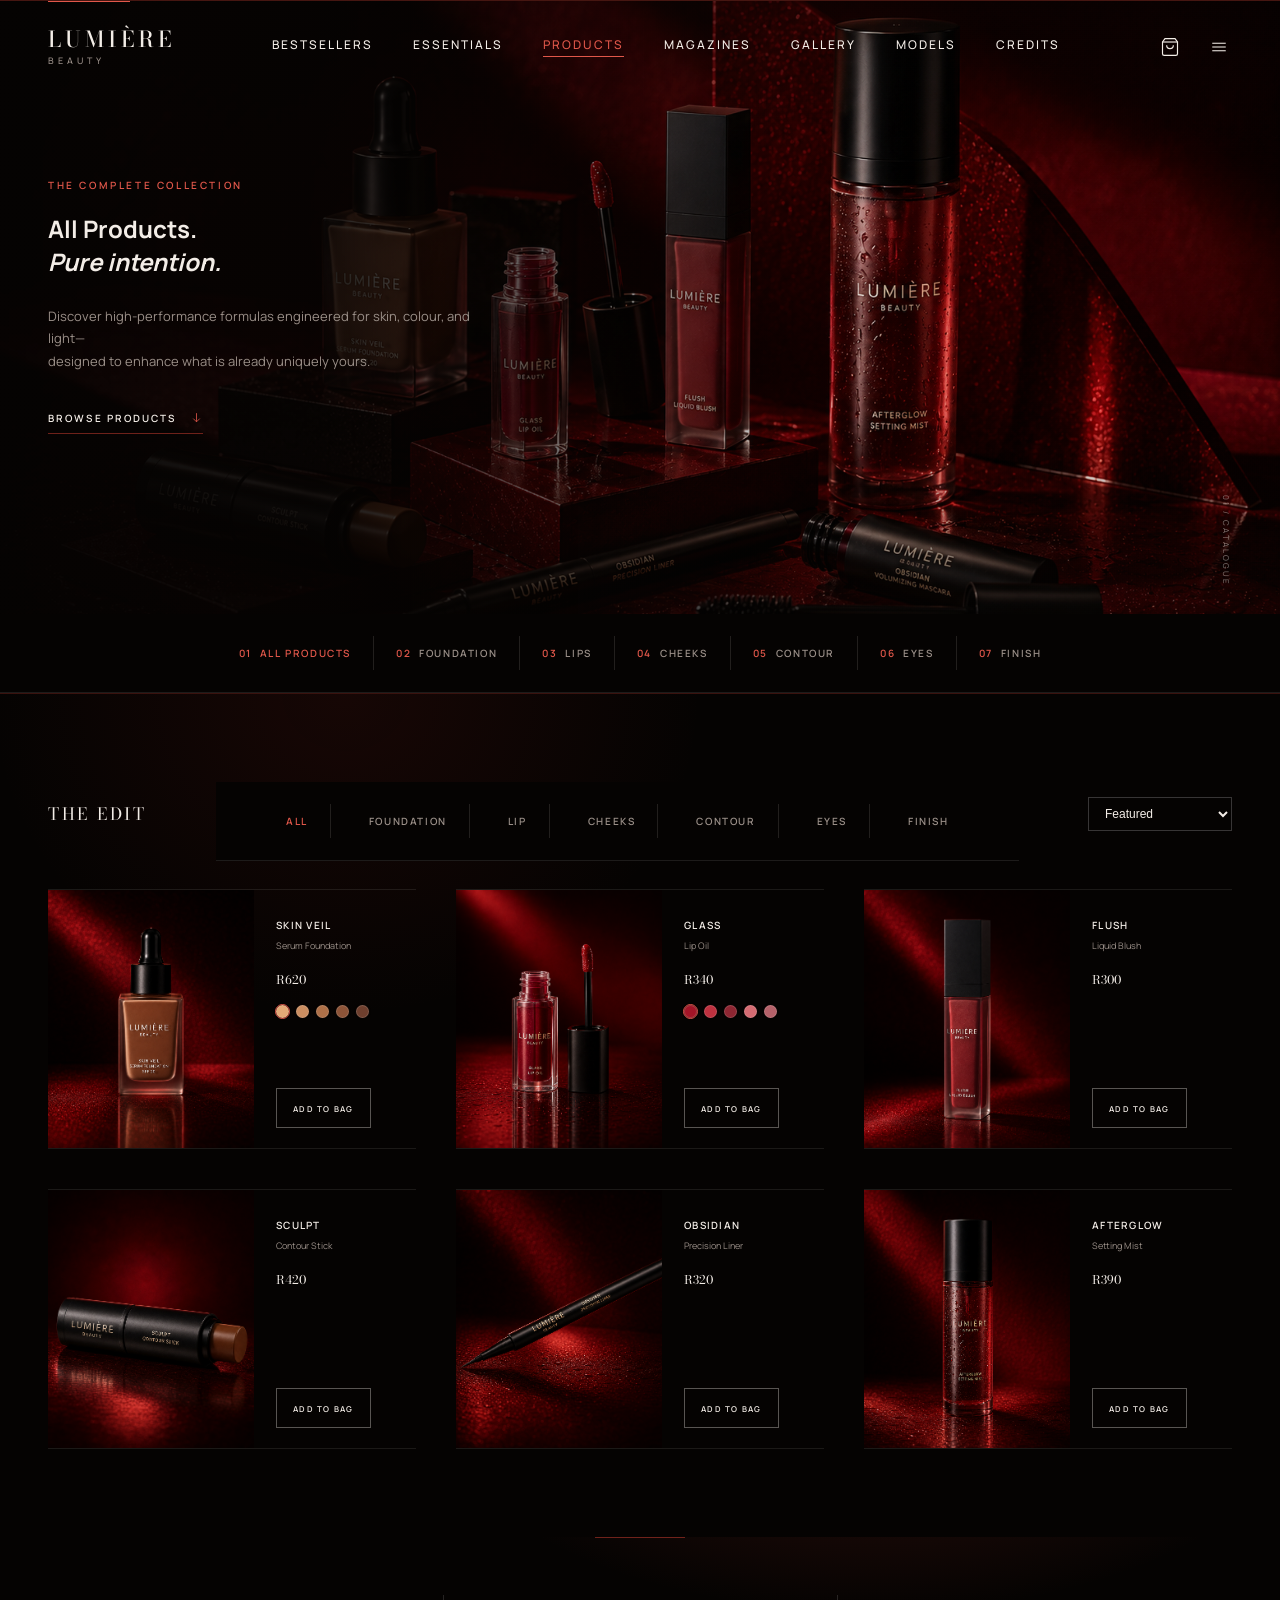
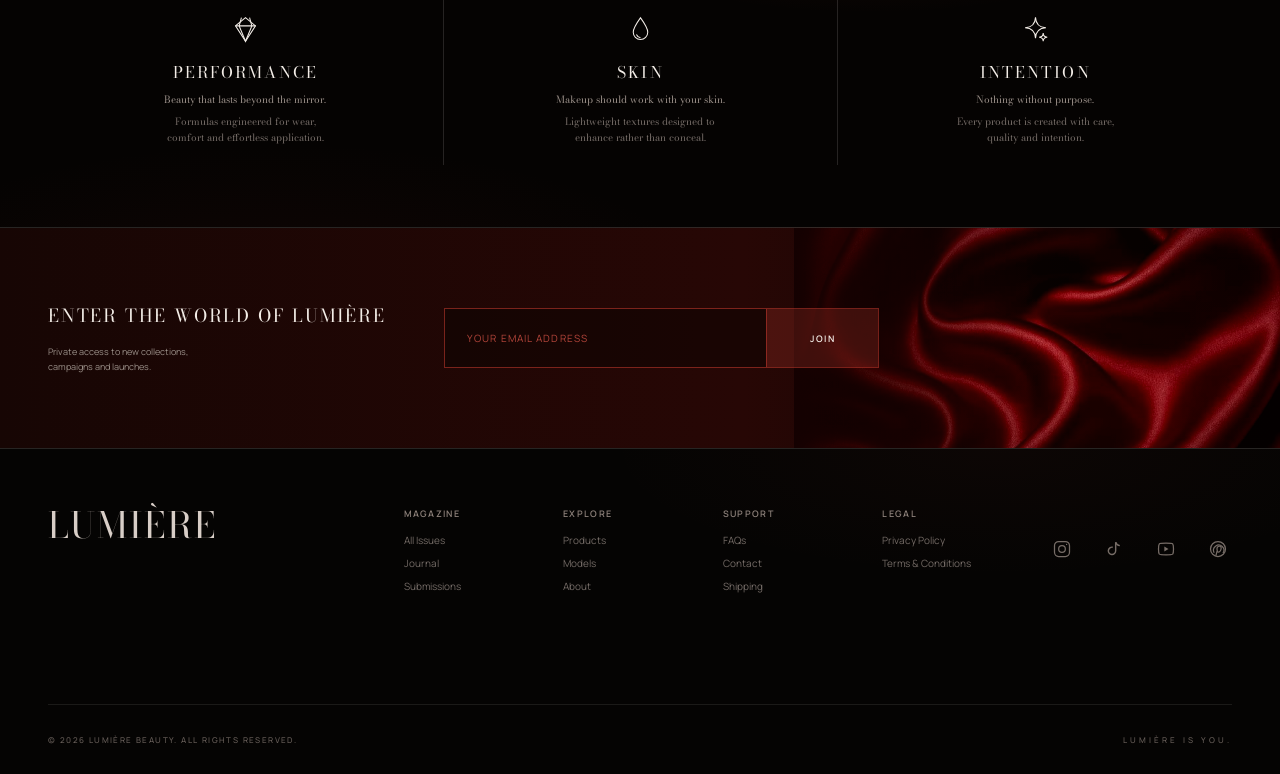
<file: products.html>
<!doctype html>
<html lang="en">
  <head>
    <meta charset="UTF-8" />
    <meta name="viewport" content="width=device-width, initial-scale=1.0" />
    <title>All Products — Lumière Beauty</title>
    <link rel="stylesheet" href="css/styles.css" />
    <link rel="preconnect" href="https://fonts.googleapis.com" />
    <link rel="preconnect" href="https://fonts.gstatic.com" crossorigin />
    <link
      href="https://fonts.googleapis.com/css2?family=Bodoni+Moda:ital,opsz,wght@0,6..96,400;0,6..96,500;1,6..96,400;1,6..96,500&family=Manrope:wght@400;500;600&display=swap"
      rel="stylesheet"
    />
  </head>
  <body>
    <!-- ---------- Site Header ---------- -->
    <header class="site-header" id="siteHeader">
      <a href="index.html">
        <div class="logo">
        <span class="mark">LUMIÈRE</span>
        <span class="sub">BEAUTY</span>
      </div>
      </a>

      <nav class="primary-nav" aria-label="Primary">
        <a href="index.html">BESTSELLERS</a>
        <a href="essentials.html">ESSENTIALS</a>
        <a href="products.html" aria-current="page">PRODUCTS</a>
        <a href="magazines.html">MAGAZINES</a>
        <a href="gallery.html">GALLERY</a>
        <a href="models.html">MODELS</a>
        <a href="credits.html">CREDITS</a>
      </nav>

      <div class="header-icons">
        <button
          class="cart-toggle"
          aria-label="View cart"
          id="cartToggle"
        >
          <svg
            viewBox="0 0 24 24"
            fill="none"
            stroke="currentColor"
            stroke-width="1.4"
          >
            <path d="M6 2L3 6v14a2 2 0 0 0 2 2h14a2 2 0 0 0 2-2V6l-3-4z"/>
            <line x1="3" y1="6" x2="21" y2="6"/>
            <path d="M16 10a4 4 0 0 1-8 0"/>
          </svg>
          <span id="cartCount">0</span>
        </button>
        <button
          class="menu-toggle"
          aria-label="Open menu"
          id="menuToggle"
          aria-expanded="false"
          aria-controls="mobileNav"
        >
          <svg
            viewBox="0 0 24 24"
            fill="none"
            stroke="currentColor"
            stroke-width="1.4"
          >
            <line x1="3" y1="7" x2="21" y2="7" />
            <line x1="3" y1="12" x2="21" y2="12" />
            <line x1="3" y1="17" x2="21" y2="17" />
          </svg>
        </button>
      </div>
    </header>

    <nav
      class="mobile-nav"
      id="mobileNav"
      aria-label="Mobile"
      aria-hidden="true"
    >
      <button
        class="mobile-nav-close"
        id="mobileNavClose"
        aria-label="Close menu"
      >
        <svg
          viewBox="0 0 24 24"
          fill="none"
          stroke="currentColor"
          stroke-width="1.4"
        >
          <line x1="6" y1="6" x2="18" y2="18" />
          <line x1="18" y1="6" x2="6" y2="18" />
        </svg>
      </button>
      <a href="index.html">BESTSELLERS</a>
      <a href="essentials.html">ESSENTIALS</a>
      <a href="products.html" aria-current="page">PRODUCTS</a>
      <a href="magazines.html">MAGAZINES</a>
      <a href="gallery.html">GALLERY</a>
      <a href="models.html">MODELS</a>
      <a href="credits.html">CREDITS</a>
    </nav>

    <!-- ---------- Page Hero ---------- -->
    <section class="essentials" aria-labelledby="products-page-title">
      <div class="essentials-media" aria-hidden="true">
        <img src="assets/essentials.png" alt="" />
      </div>
      <div class="essentials-shade" aria-hidden="true"></div>
      <div class="essentials-rule" aria-hidden="true"></div>

      <div class="essentials-content">
        <p class="essentials-kicker">The Complete Collection</p>
        <h1 id="products-page-title">
          All Products.<br /><em>Pure intention.</em>
        </h1>
        <p class="essentials-note">
          Discover high-performance formulas engineered for skin, colour, and light—<br />
          designed to enhance what is already uniquely yours.
        </p>
        <a href="#catalog" class="essentials-link">
          Browse Products
          <svg
            viewBox="0 0 24 24"
            fill="none"
            stroke="currentColor"
            stroke-width="1.5"
            aria-hidden="true"
          >
            <line x1="12" y1="4" x2="12" y2="20" />
            <polyline points="6 14 12 20 18 14" />
          </svg>
        </a>
      </div>

      <p class="essentials-index" aria-hidden="true">01 / CATALOGUE</p>
    </section>

    <!-- ---------- Category Filter Nav ---------- -->
    <nav class="catalog-nav" id="catalog" aria-label="Filter products by category">
      <a href="#all" class="active" data-filter="all"><span>01</span>All Products</a>
      <a href="#foundation" data-filter="foundation"><span>02</span>Foundation</a>
      <a href="#lip" data-filter="lip"><span>03</span>Lips</a>
      <a href="#cheeks" data-filter="cheeks"><span>04</span>Cheeks</a>
      <a href="#contour" data-filter="contour"><span>05</span>Contour</a>
      <a href="#eyes" data-filter="eyes"><span>06</span>Eyes</a>
      <a href="#finish" data-filter="finish"><span>07</span>Finish</a>
    </nav>

    <!-- ---------- Product Grid Section ---------- -->
    <section class="most-wanted" aria-labelledby="all-products-title">
      <div class="most-wanted-header">
        <h2 id="all-products-title">The Edit</h2>
        <div class="catalog-nav" style="display: flex; gap: 16px; margin-top: 16px;">
          <a href="#all" class="active" data-filter="all">All</a>
          <a href="#foundation" data-filter="foundation">Foundation</a>
          <a href="#lip" data-filter="lip">Lip</a>
          <a href="#cheeks" data-filter="cheeks">Cheeks</a>
          <a href="#contour" data-filter="contour">Contour</a>
          <a href="#eyes" data-filter="eyes">Eyes</a>
          <a href="#finish" data-filter="finish">Finish</a>
        </div>
        <select id="productSort" style="background: transparent; border: 1px solid rgba(255,255,255,0.2); color: var(--lum-off-white); padding: 8px 12px; font-size: 12px;" aria-label="Sort products">
          <option value="featured">Featured</option>
          <option value="price-low">Price: Low to High</option>
          <option value="price-high">Price: High to Low</option>
          <option value="name-az">Name: A-Z</option>
        </select>
      </div>

      <div class="bestseller-grid">
        <!-- Item 01: Skin Veil -->
        <article class="bestseller-card product-card" data-product-id="skin-veil" data-product-name="Skin Veil" data-product-price="620" data-product-image="assets/essentials/lumiere-skin-veil-foundation.png" data-category="foundation">
          <a
            href="essentials.html#skin-veil"
            class="bestseller-image"
            aria-label="View Skin Veil serum foundation"
          >
            <img
              src="assets/essentials/lumiere-skin-veil-foundation.png"
              alt="Lumiere Skin Veil serum foundation"
              loading="lazy"
            />
          </a>
          <div class="bestseller-info">
            <div>
              <h3>Skin Veil</h3>
              <p class="bestseller-variant">Serum Foundation</p>
              <p class="bestseller-price">R620</p>
              <div class="shade-list" aria-label="Available shades">
                <span
                  class="shade active"
                  style="--shade: #e4aa77"
                  title="Light Warm"
                  data-shade="#e4aa77"
                ></span>
                <span
                  class="shade"
                  style="--shade: #cb8e61"
                  title="Medium Warm"
                  data-shade="#cb8e61"
                ></span>
                <span
                  class="shade"
                  style="--shade: #ae7048"
                  title="Tan Neutral"
                  data-shade="#ae7048"
                ></span>
                <span
                  class="shade"
                  style="--shade: #8d5438"
                  title="Deep Warm"
                  data-shade="#8d5438"
                ></span>
                <span
                  class="shade"
                  style="--shade: #6e3f2e"
                  title="Rich Neutral"
                  data-shade="#6e3f2e"
                ></span>
              </div>
            </div>
            <button class="bag-button" type="button" data-action="add">Add to Bag</button>
          </div>
        </article>

        <!-- Item 02: Glass -->
        <article class="bestseller-card product-card" data-product-id="glass" data-product-name="Glass" data-product-price="340" data-product-image="assets/essentials/lumiere-glass-lip-oil.png" data-category="lip">
          <a
            href="essentials.html#glass"
            class="bestseller-image"
            aria-label="View Glass lip oil"
          >
            <img
              src="assets/essentials/lumiere-glass-lip-oil.png"
              alt="Lumiere Glass lip oil"
              loading="lazy"
            />
          </a>
          <div class="bestseller-info">
            <div>
              <h3>Glass</h3>
              <p class="bestseller-variant">Lip Oil</p>
              <p class="bestseller-price">R340</p>
              <div class="shade-list" aria-label="Available shades">
                <span
                  class="shade active"
                  style="--shade: #a31527"
                  title="Blood Cherry"
                  data-shade="#a31527"
                ></span>
                <span
                  class="shade"
                  style="--shade: #be313f"
                  title="Crimson"
                  data-shade="#be313f"
                ></span>
                <span
                  class="shade"
                  style="--shade: #8e2632"
                  title="Merlot"
                  data-shade="#8e2632"
                ></span>
                <span
                  class="shade"
                  style="--shade: #d56b72"
                  title="Rose"
                ></span>
                <span
                  class="shade"
                  style="--shade: #b56169"
                  title="Fig"
                ></span>
              </div>
            </div>
            <button class="bag-button" type="button" data-action="add">Add to Bag</button>
          </div>
        </article>

        <!-- Item 03: Flush -->
        <article class="bestseller-card product-card" data-product-id="flush" data-product-name="Flush" data-product-price="300" data-product-image="assets/essentials/lumiere-flush-liquid-blush.png" data-category="cheeks">
          <a
            href="essentials.html#flush"
            class="bestseller-image"
            aria-label="View Flush liquid blush"
          >
            <img
              src="assets/essentials/lumiere-flush-liquid-blush.png"
              alt="Lumiere Flush liquid blush"
              loading="lazy"
            />
          </a>
          <div class="bestseller-info">
            <div>
              <h3>Flush</h3>
              <p class="bestseller-variant">Liquid Blush</p>
              <p class="bestseller-price">R300</p>
            </div>
            <button class="bag-button" type="button" data-action="add">Add to Bag</button>
          </div>
        </article>

        <!-- Item 04: Sculpt -->
        <article class="bestseller-card product-card" data-product-id="sculpt" data-product-name="Sculpt" data-product-price="420" data-product-image="assets/essentials/lumiere-sculpt-contour-stick.png" data-category="contour">
          <a
            href="essentials.html#sculpt"
            class="bestseller-image"
            aria-label="View Sculpt contour stick"
          >
            <img
              src="assets/essentials/lumiere-sculpt-contour-stick.png"
              alt="Lumiere Sculpt contour stick"
              loading="lazy"
            />
          </a>
          <div class="bestseller-info">
            <div>
              <h3>Sculpt</h3>
              <p class="bestseller-variant">Contour Stick</p>
              <p class="bestseller-price">R420</p>
            </div>
            <button class="bag-button" type="button" data-action="add">Add to Bag</button>
          </div>
        </article>

        <!-- Item 05: Obsidian -->
        <article class="bestseller-card product-card" data-product-id="obsidian" data-product-name="Obsidian" data-product-price="320" data-product-image="assets/essentials/lumiere-obsidian-precision-liner.png" data-category="eyes">
          <a
            href="essentials.html#obsidian"
            class="bestseller-image"
            aria-label="View Obsidian precision liner"
          >
            <img
              src="assets/essentials/lumiere-obsidian-precision-liner.png"
              alt="Lumiere Obsidian precision liner"
              loading="lazy"
            />
          </a>
          <div class="bestseller-info">
            <div>
              <h3>Obsidian</h3>
              <p class="bestseller-variant">Precision Liner</p>
              <p class="bestseller-price">R320</p>
            </div>
            <button class="bag-button" type="button" data-action="add">Add to Bag</button>
          </div>
        </article>

        <!-- Item 06: Afterglow -->
        <article class="bestseller-card product-card" data-product-id="afterglow" data-product-name="Afterglow" data-product-price="380" data-product-image="assets/essentials/lumiere-afterglow-setting-mist.png" data-category="finish">
          <a
            href="essentials.html#afterglow"
            class="bestseller-image"
            aria-label="View Afterglow setting mist"
          >
            <img
              src="assets/essentials/lumiere-afterglow-setting-mist.png"
              alt="Lumiere Afterglow setting mist"
              loading="lazy"
            />
          </a>
          <div class="bestseller-info">
            <div>
              <h3>Afterglow</h3>
              <p class="bestseller-variant">Setting Mist</p>
              <p class="bestseller-price">R390</p>
            </div>
            <button class="bag-button" type="button" data-action="add">Add to Bag</button>
          </div>
        </article>
      </div>
    </section>

    <!-- ---------- Principles ---------- -->
    <section class="brand-principles" aria-label="Lumiere Beauty principles">
      <div class="principles-inner">
        <article class="principle-item">
          <svg
            viewBox="0 0 32 32"
            fill="none"
            stroke="currentColor"
            stroke-width="1.15"
            aria-hidden="true"
          >
            <path d="M16 3 5 12l11 17 11-17L16 3Z" />
            <path d="M5 12h22M11.5 3 9 12l7 17 7-17-2.5-9" />
          </svg>
          <h2>Performance</h2>
          <p class="principle-lead">Beauty that lasts beyond the mirror.</p>
          <p>
            Formulas engineered for wear,<br />comfort and effortless
            application.
          </p>
        </article>

        <article class="principle-item">
          <svg
            viewBox="0 0 32 32"
            fill="none"
            stroke="currentColor"
            stroke-width="1.15"
            aria-hidden="true"
          >
            <path
              d="M16 3c4.6 6.4 8 11.1 8 16a8 8 0 0 1-16 0c0-4.9 3.4-9.6 8-16Z"
            />
            <path d="M11.5 21.5c.8 2.1 2.3 3.2 4.5 3.5" />
          </svg>
          <h2>Skin</h2>
          <p class="principle-lead">Makeup should work with your skin.</p>
          <p>
            Lightweight textures designed to<br />enhance rather than conceal.
          </p>
        </article>

        <article class="principle-item">
          <svg
            viewBox="0 0 32 32"
            fill="none"
            stroke="currentColor"
            stroke-width="1.15"
            aria-hidden="true"
          >
            <path
              d="M16 2.5c.3 7.7 3.8 11.2 11.5 11.5C19.8 14.3 16.3 17.8 16 25.5 15.7 17.8 12.2 14.3 4.5 14 12.2 13.7 15.7 10.2 16 2.5Z"
            />
            <path
              d="M24.5 20c.1 3.1 1.4 4.4 4.5 4.5-3.1.1-4.4 1.4-4.5 4.5-.1-3.1-1.4-4.4-4.5-4.5 3.1-.1 4.4-1.4 4.5-4.5Z"
            />
          </svg>
          <h2>Intention</h2>
          <p class="principle-lead">Nothing without purpose.</p>
          <p>Every product is created with care,<br />quality and intention.</p>
        </article>
      </div>
    </section>

    <!-- ---------- Newsletter ---------- -->
    <section class="world-invite" aria-label="Join the world of Lumiere">

      <div class="world-newsletter">
        <div class="newsletter-text">
          <h2>Enter the World of Lumi&egrave;re</h2>
          <p>Private access to new collections,<br />campaigns and launches.</p>
        </div>

        <form class="newsletter-form" action="#" method="post">
          <label class="sr-only" for="newsletterEmail"
            >Your email address</label
          >
          <input
            id="newsletterEmail"
            name="email"
            type="email"
            autocomplete="email"
            placeholder="YOUR EMAIL ADDRESS"
            required
          />
          <button type="submit">Join</button>
        </form>

        <div class="newsletter-art" aria-hidden="true"></div>
      </div>
    </section>

    <!-- ---------- Site Footer ---------- -->
    <footer class="site-footer">
      <div class="footer-main">
        <a href="index.html" class="footer-brand" aria-label="Lumiere Beauty home"
          >Lumi&egrave;re</a
        >

        <nav class="footer-column" aria-label="Magazine links">
          <h2>Magazine</h2>
          <a href="magazines.html">All Issues</a>
          <a href="#">Journal</a>
          <a href="#">Submissions</a>
        </nav>

        <nav class="footer-column" aria-label="Explore links">
          <h2>Explore</h2>
          <a href="products.html">Products</a>
          <a href="models.html">Models</a>
          <a href="#">About</a>
        </nav>

        <nav class="footer-column" aria-label="Support links">
          <h2>Support</h2>
          <a href="#">FAQs</a>
          <a href="#">Contact</a>
          <a href="#">Shipping</a>
        </nav>

        <nav class="footer-column" aria-label="Legal links">
          <h2>Legal</h2>
          <a href="#">Privacy Policy</a>
          <a href="#">Terms &amp; Conditions</a>
        </nav>

        <div class="footer-socials" aria-label="Social media">
          <a href="#" aria-label="Instagram">
            <svg
              viewBox="0 0 24 24"
              fill="none"
              stroke="currentColor"
              stroke-width="1.5"
              aria-hidden="true"
            >
              <rect x="3" y="3" width="18" height="18" rx="5" />
              <circle cx="12" cy="12" r="4" />
              <circle
                cx="17.5"
                cy="6.5"
                r=".8"
                fill="currentColor"
                stroke="none"
              />
            </svg>
          </a>
          <a href="#" aria-label="TikTok">
            <svg
              viewBox="0 0 24 24"
              fill="none"
              stroke="currentColor"
              stroke-width="1.7"
              aria-hidden="true"
            >
              <path d="M14 4v10.2a4.4 4.4 0 1 1-3.5-4.3" />
              <path d="M14 4c.8 2.5 2.3 3.8 5 4" />
            </svg>
          </a>
          <a href="#" aria-label="YouTube">
            <svg
              viewBox="0 0 24 24"
              fill="none"
              stroke="currentColor"
              stroke-width="1.5"
              aria-hidden="true"
            >
              <path
                d="M21 12c0 3.7-.5 5.6-1 6.2-.8.8-4.4.8-8 .8s-7.2 0-8-.8C3.5 17.6 3 15.7 3 12s.5-5.6 1-6.2C4.8 5 8.4 5 12 5s7.2 0 8 .8c.5.6 1 2.5 1 6.2Z"
              />
              <path d="m10 9 5 3-5 3V9Z" fill="currentColor" stroke="none" />
            </svg>
          </a>
          <a href="#" aria-label="Pinterest">
            <svg
              viewBox="0 0 24 24"
              fill="none"
              stroke="currentColor"
              stroke-width="1.5"
              aria-hidden="true"
            >
              <circle cx="12" cy="12" r="9" />
              <path
                d="M9.5 20c.6-2.1 1.1-4.2 1.6-6.4-.9-1.8.1-5.2 2.5-5.2 1.5 0 2.2 1.1 2.2 2.5 0 2-1.3 4.9-3.2 4.9-1 0-1.7-.9-1.5-2"
              />
              <path d="M7.4 16.5A6.2 6.2 0 1 1 18 17" />
            </svg>
          </a>
        </div>
      </div>

      <div class="footer-bottom">
        <p>&copy; 2026 Lumi&egrave;re Beauty. All rights reserved.</p>
        <p>Lumi&egrave;re is You.</p>
      </div>
    </footer>

    <!-- ---------- Scripts ---------- -->
    <script>
      const header = document.getElementById("siteHeader");
      const menuToggle = document.getElementById("menuToggle");
      const mobileNav = document.getElementById("mobileNav");
      const mobileNavClose = document.getElementById("mobileNavClose");

      function onScroll() {
        if (window.scrollY > 40) {
          header.classList.add("scrolled");
        } else {
          header.classList.remove("scrolled");
        }
      }
      window.addEventListener("scroll", onScroll, { passive: true });
      onScroll();

      function openMenu() {
        mobileNav.classList.add("open");
        mobileNav.setAttribute("aria-hidden", "false");
        menuToggle.setAttribute("aria-expanded", "true");
        document.body.classList.add("nav-open");
        mobileNavClose.focus();
      }
      function closeMenu() {
        mobileNav.classList.remove("open");
        mobileNav.setAttribute("aria-hidden", "true");
        menuToggle.setAttribute("aria-expanded", "false");
        document.body.classList.remove("nav-open");
        menuToggle.focus();
      }

      menuToggle.addEventListener("click", openMenu);
      mobileNavClose.addEventListener("click", closeMenu);
      mobileNav.addEventListener("keydown", (e) => {
        if (e.key === "Escape") closeMenu();
      });
      mobileNav
        .querySelectorAll("a")
        .forEach((a) => a.addEventListener("click", closeMenu));
    </script>

    <!-- Cart Drawer -->
    <div class="cart-drawer" id="cartDrawer" aria-hidden="true" aria-label="Shopping cart">
      <div class="cart-drawer-header">
        <h2>Your Bag</h2>
        <button class="cart-close" id="cartClose" aria-label="Close cart">
          <svg viewBox="0 0 24 24" fill="none" stroke="currentColor" stroke-width="1.4">
            <line x1="6" y1="6" x2="18" y2="18"/>
            <line x1="18" y1="6" x2="6" y2="18"/>
          </svg>
        </button>
      </div>
      <div class="cart-items" id="cartItems">
        <!-- Cart items will be rendered here -->
      </div>
      <div class="cart-footer">
        <div class="cart-total">
          <span>Total</span>
          <span id="cartTotal">R0.00</span>
        </div>
        <a href="checkout.html" class="checkout-btn" style="text-decoration: none; display: block; text-align: center;">Checkout</a>
      </div>
    </div>

    <!-- Quick View Modal -->
    <div class="quick-view-modal" id="quickViewModal" aria-hidden="true" aria-label="Product quick view">
      <div class="quick-view-content" id="quickViewContent" role="dialog" aria-modal="true">
        <button class="quick-view-close" id="quickViewClose" aria-label="Close quick view">×</button>
        <!-- Content will be dynamically inserted -->
      </div>
    </div>

    <script src="js/main.js"></script>
  </body>
</html>
</file>
<file: css/styles.css>
:root{
    --lum-black: #0a0706;
    --lum-black-deep: #050302;
    --lum-off-white: #f3ede7;
    --lum-gray: #9a8f88;
    --lum-red: #c33b2f;
    --lum-red-bright: #e0574a;
    --lum-border-red: rgba(195,59,47,0.55);
    --font-display: 'Bodoni Moda', Georgia, serif;
    --font-sans: 'Manrope', Helvetica, Arial, sans-serif;
  }

  *{margin:0;padding:0;box-sizing:border-box;}

  html{scroll-behavior:smooth;}

  body{
    font-family: var(--font-sans);
    background: var(--lum-black);
    color: var(--lum-off-white);
    -webkit-font-smoothing: antialiased;
  }

  a{color:inherit;text-decoration:none;}
  button{font-family:inherit;cursor:pointer;}

  .hero{
    position: relative;
    min-height: 100vh;
    width: 100%;
    overflow: hidden;
    background-image: linear-gradient(90deg, rgba(5,3,2,0.72) 0%, rgba(5,3,2,0.35) 38%, rgba(5,3,2,0.05) 58%, rgba(5,3,2,0.35) 100%), url('[data-uri]');
    background-size: cover;
    background-position: 62% 42%;
  }

  .hero::after{
    content:'';
    position:absolute;
    inset:0;
    background: linear-gradient(180deg, rgba(5,3,2,0.55) 0%, rgba(5,3,2,0) 22%, rgba(5,3,2,0) 68%, rgba(5,3,2,0.65) 100%);
    pointer-events:none;
  }

  /* ---------- Header ---------- */
  .site-header{
    position: fixed;
    top:0; left:0; right:0;
    z-index: 100;
    display:flex;
    align-items:center;
    justify-content:space-between;
    padding: 28px 48px;
    background: transparent;
    transition: background-color 0.35s ease, backdrop-filter 0.35s ease, border-color 0.35s ease, padding 0.35s ease;
    border-bottom: 1px solid transparent;
  }

  .site-header.scrolled{
    background: rgba(5,3,2,0.8);
    backdrop-filter: blur(12px);
    -webkit-backdrop-filter: blur(12px);
    border-bottom: 1px solid rgba(255,255,255,0.06);
    padding: 18px 48px;
  }

  .logo{
    display:flex;
    flex-direction:column;
    line-height:1;
    cursor: pointer;
  }
  .logo .mark{
    font-family: var(--font-display);
    font-size: 22px;
    letter-spacing: 4px;
    color: var(--lum-off-white);
    font-weight: 500;
  }
  .logo .sub{
    margin-top: 6px;
    font-size: 9px;
    letter-spacing: 4px;
    color: var(--lum-gray);
    font-weight: 500;
  }

  .primary-nav{
    display:flex;
    gap: 40px;
  }
  .primary-nav a{
    font-size: 12px;
    letter-spacing: 2px;
    font-weight: 500;
    color: var(--lum-off-white);
    position: relative;
    padding-bottom: 4px;
  }
  .primary-nav a::after{
    content:'';
    position:absolute;
    left:0; bottom:0;
    width:0%;
    height:1px;
    background: var(--lum-red-bright);
    transition: width 0.3s ease;
  }
  .primary-nav a:hover::after{ width:100%; }

  .header-icons{
    display:flex;
    align-items:center;
    gap: 22px;
  }
  .header-icons button{
    background:none;
    border:none;
    color: var(--lum-off-white);
    display:flex;
    align-items:center;
    justify-content:center;
    padding:4px;
  }
  .header-icons svg{ width:18px; height:18px; }

  .menu-toggle{ display:none; }

  /* ---------- Hero content ---------- */
  .hero-content{
    position: relative;
    z-index: 5;
    height: 100vh;
    display:flex;
    flex-direction:column;
    justify-content:center;
    padding: 0 48px;
  }

  .hero-copy{
    max-width: 640px;
    padding-bottom: 64px;
  }

  .eyebrow{
    font-size: 12px;
    letter-spacing: 3px;
    font-weight: 600;
    color: var(--lum-red-bright);
    margin-bottom: 22px;
    text-transform: uppercase;
  }

  .headline{
    font-family: var(--font-display);
    font-weight: 500;
    font-size: clamp(2.6rem, 6vw, 5.5rem);
    line-height: 1.02;
    color: var(--lum-off-white);
    margin-bottom: 26px;
  }
  .headline em{
    font-style: italic;
    color: var(--lum-red-bright);
  }

  .subcopy{
    font-size: 17px;
    line-height: 1.65;
    color: var(--lum-gray);
    max-width: 420px;
    margin-bottom: 36px;
    font-weight: 400;
  }

  .cta{
    display:inline-flex;
    align-items:center;
    gap: 14px;
    padding: 16px 32px;
    border: 1px solid var(--lum-border-red);
    background: rgba(10,7,6,0.3);
    color: var(--lum-off-white);
    font-size: 12px;
    letter-spacing: 2.5px;
    font-weight: 600;
    text-transform: uppercase;
    position: relative;
    overflow: hidden;
    isolation: isolate;
    transition: color 0.35s ease, border-color 0.35s ease;
  }
  .cta::before{
    content:'';
    position:absolute;
    inset:0;
    background: var(--lum-red);
    transform: scaleX(0);
    transform-origin: left;
    transition: transform 0.4s ease;
    z-index:-1;
  }
  .cta:hover{ border-color: var(--lum-red-bright); }
  .cta:hover::before{ transform: scaleX(1); }
  .cta svg{ width:14px; height:14px; transition: transform 0.35s ease; }
  .cta:hover svg{ transform: translateX(4px); }

  /* ---------- Bottom value props ---------- */
  .value-props{
    position: absolute;
    left: 48px;
    right: 48px;
    bottom: 40px;
    z-index: 5;
    display:flex;
    align-items:center;
    gap: 0;
  }
  .value-item{
    display:flex;
    align-items:center;
    gap: 14px;
    padding: 0 32px;
  }
  .value-item:first-child{ padding-left:0; }
  .value-divider{
    width:1px;
    height: 34px;
    background: rgba(243,237,231,0.18);
  }
  .value-item svg{
    width: 26px; height: 26px;
    color: var(--lum-off-white);
    flex-shrink:0;
  }
  .value-heading{
    font-size: 11px;
    letter-spacing: 1.5px;
    font-weight: 600;
    color: var(--lum-off-white);
    margin-bottom: 4px;
    text-transform: uppercase;
  }
  .value-desc{
    font-size: 12px;
    color: var(--lum-gray);
    font-weight: 400;
  }

  /* ---------- Mobile nav overlay ---------- */
  .mobile-nav{
    position: fixed;
    inset:0;
    z-index: 200;
    background: rgba(5,3,2,0.97);
    display:flex;
    flex-direction:column;
    justify-content:center;
    align-items:flex-start;
    padding: 48px;
    gap: 28px;
    transform: translateY(-100%);
    opacity:0;
    transition: transform 0.4s ease, opacity 0.4s ease;
    pointer-events:none;
  }
  .mobile-nav.open{
    transform: translateY(0);
    opacity:1;
    pointer-events:auto;
  }
  .mobile-nav a{
    font-family: var(--font-display);
    font-size: 32px;
    color: var(--lum-off-white);
    font-weight: 500;
  }
  .mobile-nav-close{
    position:absolute;
    top: 28px; right: 28px;
    background:none;
    border:none;
    color: var(--lum-off-white);
  }
  .mobile-nav-close svg{ width:22px; height:22px; }

  body.nav-open{ overflow:hidden; }

  /* ---------- Responsive ---------- */
@media (max-width: 1180px){
    .primary-nav{ display:none; }
  }

  @media (max-width: 1024px){
    .site-header{ padding: 22px 28px; }
    .primary-nav{ gap: 24px; }
    .hero-content{ padding: 0 28px; }
    .value-props{ left:28px; right:28px; }
    .value-item{ padding: 0 18px; }
  }

  @media (max-width: 860px){
    .menu-toggle{
      display:flex;
      align-items:center;
      justify-content:center;
      background:none;
      border:none;
      color: var(--lum-off-white);
      padding:4px;
    }
    .menu-toggle svg{ width:22px; height:22px; }
    .hero{
      background-position: 68% 38%;
    }
    .hero-content{ min-height: 100svh; justify-content:flex-end; padding-bottom: 190px; }
    .hero::after{
      background: linear-gradient(180deg, rgba(5,3,2,0.35) 0%, rgba(5,3,2,0.15) 30%, rgba(5,3,2,0.55) 62%, rgba(5,3,2,0.92) 100%);
    }
    .subcopy{ max-width: 100%; }
    .value-props{
      position: static;
      margin-top: 40px;
      flex-direction:column;
      align-items:flex-start;
      gap: 18px;
    }
    .value-item{ padding:0; }
    .value-divider{ display:none; }
    .hero-copy{ padding-bottom: 0; }
  }

  @media (max-width: 480px){
    .site-header{ padding: 18px 20px; }
    .hero-content{ padding: 0 20px 150px; }
    .eyebrow{ font-size: 11px; margin-bottom: 16px; }
    .subcopy{ font-size: 15px; }
    .cta{ padding: 14px 24px; }
  }

  @media (prefers-reduced-motion: reduce){
    *{ transition-duration: 0.01ms !important; animation-duration: 0.01ms !important; scroll-behavior:auto !important; }
  }

  /* ---------- Statement section ---------- */
  .statement{
    position: relative;
    background: var(--lum-black-deep);
    overflow: hidden;
    padding: 110px 48px;
  }
  .statement::before{
    content:'';
    position:absolute;
    left:-10%;
    bottom:-40%;
    width: 45%;
    height: 90%;
    background: radial-gradient(circle, rgba(195,59,47,0.22) 0%, rgba(195,59,47,0) 65%);
    pointer-events:none;
  }
  .statement::after{
    content:'';
    position:absolute;
    right:-10%;
    bottom:-45%;
    width: 40%;
    height: 85%;
    background: radial-gradient(circle, rgba(195,59,47,0.16) 0%, rgba(195,59,47,0) 65%);
    pointer-events:none;
  }
  .statement-inner{
    position: relative;
    z-index: 2;
    max-width: 1400px;
    margin: 0 auto;
    display: grid;
    grid-template-columns: 1.15fr 1fr;
    gap: 64px;
    align-items: start;
  }
  .statement-heading{
    font-family: var(--font-display);
    font-weight: 500;
    font-size: clamp(1.7rem, 3vw, 2.6rem);
    line-height: 1.28;
    letter-spacing: 0.5px;
    color: var(--lum-off-white);
    text-transform: uppercase;
  }
  .statement-copy{
    padding-top: 6px;
  }
  .statement-copy p{
    font-size: 15px;
    line-height: 2;
    color: var(--lum-gray);
    font-weight: 400;
  }

  @media (max-width: 860px){
    .statement{ padding: 72px 28px; }
    .statement-inner{
      grid-template-columns: 1fr;
      gap: 32px;
    }
    .statement-copy p{ line-height: 1.85; }
  }

  @media (max-width: 480px){
    .statement{ padding: 60px 20px; }
    .statement-heading{ font-size: 1.5rem; }
    .statement-copy p{ font-size: 14px; }
  }

  /* ---------- The Lumiere System ---------- */
  .essentials{
    position: relative;
    min-height: clamp(520px, 48vw, 760px);
    display: flex;
    align-items: center;
    overflow: hidden;
    isolation: isolate;
    background: var(--lum-black-deep);
    border-top: 1px solid rgba(195,59,47,0.34);
  }
  .essentials-media,
  .essentials-shade{
    position: absolute;
    inset: 0;
  }
  .essentials-media{ z-index: -3; }
  .essentials-media img{
    width: 100%;
    height: 100%;
    display: block;
    object-fit: cover;
    object-position: 58% 52%;
    transform: scale(1.015);
    transition: transform 1.2s cubic-bezier(.2,.65,.3,1);
  }
  .essentials:hover .essentials-media img{ transform: scale(1.045); }
  .essentials-shade{
    z-index: -2;
    background:
      linear-gradient(90deg, rgba(5,3,2,0.98) 0%, rgba(5,3,2,0.91) 24%, rgba(5,3,2,0.52) 44%, rgba(5,3,2,0.08) 68%),
      linear-gradient(180deg, rgba(5,3,2,0.34) 0%, transparent 25%, transparent 72%, rgba(5,3,2,0.55) 100%);
  }
  .essentials-rule{
    position: absolute;
    z-index: 2;
    top: 0;
    left: 48px;
    width: 82px;
    height: 1px;
    background: var(--lum-red-bright);
  }
  .essentials-content{
    width: 100%;
    max-width: 1400px;
    margin: 0 auto;
    padding: 78px 48px 82px;
  }
  .essentials-kicker{
    margin-bottom: 20px;
    color: var(--lum-red-bright);
    font-size: 10px;
    font-weight: 600;
    letter-spacing: 2.6px;
    text-transform: uppercase;
  }
  .essentials h2{
    max-width: 630px;
    color: var(--lum-off-white);
    font-family: var(--font-display);
    font-size: clamp(2.6rem, 4.7vw, 4.9rem);
    font-weight: 400;
    line-height: .98;
    letter-spacing: -1.8px;
  }
  .essentials h2 em{
    color: #d8cec7;
    font-weight: 400;
  }
  .essentials-note{
    max-width: 430px;
    margin-top: 27px;
    color: var(--lum-gray);
    font-size: 13px;
    line-height: 1.75;
  }
  .essentials-link{
    display: inline-flex;
    align-items: center;
    gap: 13px;
    margin-top: 38px;
    padding-bottom: 8px;
    border-bottom: 1px solid var(--lum-border-red);
    color: var(--lum-off-white);
    font-size: 10px;
    font-weight: 600;
    letter-spacing: 2.1px;
    text-transform: uppercase;
    transition: color .3s ease, border-color .3s ease;
  }
  .essentials-link svg{
    width: 13px;
    height: 13px;
    color: var(--lum-red-bright);
    transition: transform .3s ease;
  }
  .essentials-link:hover{
    color: var(--lum-red-bright);
    border-color: var(--lum-red-bright);
  }
  .essentials-link:hover svg{ transform: translateX(4px); }
  .essentials-index{
    position: absolute;
    right: 48px;
    bottom: 28px;
    color: rgba(243,237,231,0.5);
    font-size: 8px;
    letter-spacing: 2px;
    writing-mode: vertical-rl;
  }

  @media (max-width: 1024px){
    .essentials{ min-height: 610px; }
    .essentials-content{ padding-left: 28px; padding-right: 28px; }
    .essentials-rule{ left: 28px; }
    .essentials-media img{ object-position: 61% 50%; }
    .essentials-index{ right: 28px; }
  }

  @media (max-width: 760px){
    .essentials{
      min-height: 720px;
      align-items: flex-end;
    }
    .essentials-media img{ object-position: 65% 45%; }
    .essentials-shade{
      background:
        linear-gradient(180deg, rgba(5,3,2,0.08) 0%, rgba(5,3,2,0.12) 32%, rgba(5,3,2,0.88) 67%, rgba(5,3,2,0.99) 100%),
        linear-gradient(90deg, rgba(5,3,2,0.35), transparent 80%);
    }
    .essentials-content{ padding: 330px 28px 62px; }
    .essentials h2{
      font-size: clamp(2.45rem, 10.5vw, 4rem);
      line-height: 1.02;
      letter-spacing: -1px;
    }
    .essentials-note br{ display: none; }
    .essentials-index{ display: none; }
  }

  @media (max-width: 480px){
    .essentials{ min-height: 690px; }
    .essentials-content{ padding: 315px 20px 52px; }
    .essentials-rule{ left: 20px; width: 64px; }
    .essentials-kicker{ margin-bottom: 16px; }
    .essentials-note{ margin-top: 22px; font-size: 12px; }
    .essentials-link{ margin-top: 30px; min-height: 44px; }
  }

  /* ---------- Essentials product edit ---------- */
  .essential-edit{
    position: relative;
    overflow: hidden;
    padding: 76px 48px 92px;
    background:
      radial-gradient(circle at 50% -18%, rgba(195,59,47,.13), transparent 34%),
      var(--lum-black-deep);
    border-top: 1px solid rgba(243,237,231,.08);
  }
  .essential-edit-heading{
    max-width: 1400px;
    margin: 0 auto 40px;
    text-align: center;
  }
  .essential-edit-kicker{
    color: var(--lum-off-white);
    font-size: 12px;
    font-weight: 500;
    letter-spacing: 4px;
    text-transform: uppercase;
  }
  .essential-edit-heading h2{
    margin-top: 10px;
    color: var(--lum-gray);
    font-family: var(--font-display);
    font-size: 14px;
    font-weight: 400;
    letter-spacing: .25px;
  }
  .essential-edit-heading h2 em{
    color: #706761;
    font-style: normal;
  }
  .essential-grid{
    max-width: 1400px;
    margin: 0 auto;
    display: grid;
    grid-template-columns: repeat(6, minmax(0, 1fr));
    border-left: 1px solid rgba(243,237,231,.15);
  }
  .essential-card{
    min-width: 0;
    position: relative;
    padding: 0 10px;
    border-right: 1px solid rgba(243,237,231,.15);
  }
  .essential-number{
    position: absolute;
    z-index: 2;
    top: 2px;
    left: 18px;
    color: var(--lum-red-bright);
    font-family: var(--font-display);
    font-size: 17px;
    line-height: 1;
  }
  .essential-image{
    position: relative;
    display: block;
    height: clamp(240px, 24vw, 355px);
    overflow: hidden;
    background: #100604;
  }
  .essential-image::after{
    content: '';
    position: absolute;
    inset: 0;
    background: linear-gradient(180deg, rgba(5,3,2,.1), transparent 62%, rgba(5,3,2,.12));
    pointer-events: none;
  }
  .essential-image img{
    width: 100%;
    height: 100%;
    display: block;
    object-fit: cover;
    object-position: center;
    transition: transform .7s cubic-bezier(.2,.65,.3,1), filter .5s ease;
  }
  .essential-card:hover .essential-image img{
    transform: scale(1.035);
    filter: brightness(1.08);
  }
  .essential-card-copy{ padding: 20px 8px 0; }
  .essential-card-copy h3{
    color: var(--lum-off-white);
    font-size: 10px;
    font-weight: 600;
    letter-spacing: 1.2px;
    text-transform: uppercase;
  }
  .essential-card-copy > p{
    min-height: 44px;
    margin-top: 9px;
    color: var(--lum-gray);
    font-size: 9px;
    line-height: 1.7;
  }
  .essential-discover{
    display: inline-flex;
    align-items: center;
    gap: 8px;
    margin-top: 15px;
    padding: 8px 0;
    color: var(--lum-red-bright);
    font-size: 8px;
    font-weight: 600;
    letter-spacing: 1.25px;
    text-transform: uppercase;
  }
  .essential-discover span{
    font-size: 12px;
    transition: transform .3s ease;
  }
  .essential-discover:hover span{ transform: translateX(4px); }

  @media (max-width: 1100px){
    .essential-edit{ padding: 68px 28px 80px; }
    .essential-grid{ grid-template-columns: repeat(3, minmax(0, 1fr)); }
    .essential-card{ padding: 0 14px 48px; }
    .essential-card:nth-child(n+4){ padding-top: 38px; }
    .essential-card:nth-child(n+4) .essential-number{ top: 40px; }
    .essential-image{ height: 360px; }
  }

  @media (max-width: 680px){
    .essential-edit{ padding: 58px 0 72px; }
    .essential-edit-heading{ margin-bottom: 32px; padding: 0 20px; }
    .essential-edit-kicker{ font-size: 11px; letter-spacing: 3px; }
    .essential-grid{
      display: flex;
      gap: 0;
      overflow-x: auto;
      padding: 0 20px 16px;
      border-left: 0;
      scroll-snap-type: x mandatory;
      scrollbar-width: thin;
      scrollbar-color: var(--lum-border-red) transparent;
    }
    .essential-card,
    .essential-card:nth-child(n+4){
      flex: 0 0 78vw;
      max-width: 330px;
      padding: 0 14px 8px;
      border-left: 1px solid rgba(243,237,231,.15);
      scroll-snap-align: start;
    }
    .essential-card:nth-child(n+4) .essential-number{ top: 2px; }
    .essential-image{ height: 390px; }
    .essential-card-copy{ padding-top: 18px; }
    .essential-card-copy h3{ font-size: 11px; }
    .essential-card-copy > p{ font-size: 10px; }
    .essential-discover{ min-height: 44px; font-size: 9px; }
  }

  /* ---------- Most wanted ---------- */
  .most-wanted{
    padding: 72px 48px 88px;
    background:
      radial-gradient(ellipse at 27% 0%, rgba(153,31,25,.12), transparent 27%),
      var(--lum-black-deep);
    border-top: 1px solid rgba(195,59,47,.28);
  }
  .most-wanted-header{
    max-width: 1400px;
    margin: 0 auto 28px;
    display: flex;
    align-items: center;
    justify-content: space-between;
    gap: 32px;
  }
  .most-wanted-header h2{
    color: var(--lum-off-white);
    font-family: var(--font-display);
    font-size: 17px;
    font-weight: 400;
    letter-spacing: 2.7px;
    text-transform: uppercase;
  }
  .most-wanted-all{
    display: inline-flex;
    align-items: center;
    gap: 10px;
    color: var(--lum-red-bright);
    font-size: 9px;
    font-weight: 600;
    letter-spacing: 1.5px;
    text-transform: uppercase;
  }
  .most-wanted-all span{
    font-size: 13px;
    transition: transform .3s ease;
  }
  .most-wanted-all:hover span{ transform: translateX(4px); }
  .bestseller-grid{
    max-width: 1400px;
    margin: 0 auto;
    display: grid;
    grid-template-columns: repeat(3, minmax(0, 1fr));
    gap: 40px;
  }
  .bestseller-card{
    min-width: 0;
    display: grid;
    grid-template-columns: minmax(0, 1.12fr) minmax(118px, .88fr);
    min-height: 260px;
    border-top: 1px solid rgba(243,237,231,.09);
    border-bottom: 1px solid rgba(243,237,231,.09);
  }
  .bestseller-image{
    display: block;
    min-width: 0;
    overflow: hidden;
    background: #100503;
  }
  .bestseller-image img{
    width: 100%;
    height: 100%;
    display: block;
    object-fit: cover;
    object-position: center;
    transition: transform .75s cubic-bezier(.2,.65,.3,1), filter .45s ease;
  }
  .bestseller-card:hover .bestseller-image img{
    transform: scale(1.04);
    filter: brightness(1.07);
  }
  .bestseller-info{
    padding: 28px 0 20px 22px;
    display: flex;
    flex-direction: column;
    align-items: flex-start;
    justify-content: space-between;
  }
  .bestseller-info h3{
    color: var(--lum-off-white);
    font-size: 10px;
    font-weight: 600;
    letter-spacing: 1.25px;
    text-transform: uppercase;
  }
  .bestseller-variant{
    margin-top: 7px;
    color: var(--lum-gray);
    font-size: 9px;
    line-height: 1.55;
  }
  .bestseller-price{
    margin-top: 17px;
    color: var(--lum-off-white);
    font-family: var(--font-display);
    font-size: 12px;
  }
  .shade-list{
    display: flex;
    gap: 7px;
    margin-top: 16px;
  }
  .shade{
    width: 13px;
    height: 13px;
    border-radius: 50%;
    background: var(--shade);
    border: 1px solid rgba(243,237,231,.16);
    box-shadow: 0 0 0 2px var(--lum-black-deep);
  }
  .shade.active{ outline: 1px solid var(--lum-red-bright); }
  .bag-button{
    min-height: 40px;
    padding: 0 16px;
    border: 1px solid rgba(243,237,231,.35);
    background: transparent;
    color: var(--lum-off-white);
    font-size: 8px;
    font-weight: 600;
    letter-spacing: 1.25px;
    text-transform: uppercase;
    transition: background-color .3s ease, border-color .3s ease, color .3s ease;
  }
  .bag-button:hover{
    background: var(--lum-red);
    border-color: var(--lum-red-bright);
    color: #fff;
  }

  @media (max-width: 1180px){
    .most-wanted{ padding-left: 28px; padding-right: 28px; }
    .bestseller-grid{ grid-template-columns: repeat(2, minmax(0, 1fr)); }
    .bestseller-card:last-child{ grid-column: 1 / -1; max-width: calc(50% - 20px); }
  }

  @media (max-width: 760px){
    .most-wanted{ padding: 58px 20px 68px; }
    .most-wanted-header{ align-items: flex-end; margin-bottom: 24px; }
    .most-wanted-header h2{ font-size: 15px; letter-spacing: 2.3px; }
    .most-wanted-all{ max-width: 112px; text-align: right; line-height: 1.5; }
    .bestseller-grid{ grid-template-columns: 1fr; gap: 28px; }
    .bestseller-card,
    .bestseller-card:last-child{
      grid-column: auto;
      width: 100%;
      max-width: none;
      min-height: 245px;
    }
  }

  @media (max-width: 420px){
    .bestseller-card{ grid-template-columns: minmax(0, 1.25fr) minmax(112px, .75fr); }
    .bestseller-info{ padding-left: 16px; }
    .bag-button{ width: 100%; padding: 0 10px; }
  }

  /* ---------- Featured look ---------- */
  .get-look{
    display: grid;
    grid-template-columns: 1fr 1fr;
    min-height: 620px;
    background: var(--lum-black-deep);
    border-top: 1px solid rgba(243,237,231,.1);
    border-bottom: 1px solid rgba(195,59,47,.24);
  }
  .featured-product{
    position: relative;
    min-width: 0;
    overflow: hidden;
    display: grid;
    grid-template-columns: minmax(250px, .84fr) minmax(250px, 1.16fr);
    background:
      radial-gradient(circle at 82% 38%, rgba(195,59,47,.23), transparent 31%),
      var(--lum-black-deep);
    border-right: 1px solid rgba(243,237,231,.13);
  }
  .featured-copy{
    position: relative;
    z-index: 2;
    padding: 68px 26px 52px 48px;
  }
  .featured-kicker{
    color: var(--lum-red-bright);
    font-size: 9px;
    font-weight: 600;
    letter-spacing: 2px;
    text-transform: uppercase;
  }
  .featured-copy h2,
  .look-story-content > h2{
    margin-top: 15px;
    color: var(--lum-off-white);
    font-family: var(--font-display);
    font-size: clamp(2rem, 3.25vw, 3.65rem);
    font-weight: 400;
    line-height: .95;
    letter-spacing: -1px;
    text-transform: uppercase;
  }
  .featured-tagline{
    margin-top: 13px;
    color: var(--lum-off-white);
    font-family: var(--font-display);
    font-size: 15px;
  }
  .featured-description{
    max-width: 295px;
    margin-top: 28px;
    color: var(--lum-gray);
    font-size: 10px;
    line-height: 1.85;
  }
  .featured-benefits{
    display: flex;
    gap: 28px;
    margin-top: 42px;
  }
  .featured-benefits div{ text-align: center; }
  .featured-benefits span{
    display: block;
    min-height: 28px;
    color: var(--lum-off-white);
    font-family: var(--font-display);
    font-size: 25px;
    font-weight: 400;
    line-height: 1;
  }
  .featured-benefits p{
    margin-top: 9px;
    color: var(--lum-off-white);
    font-size: 7px;
    font-weight: 600;
    line-height: 1.5;
    letter-spacing: .8px;
    text-transform: uppercase;
  }
  .featured-link,
  .shop-look-link{
    display: inline-flex;
    align-items: center;
    gap: 10px;
    margin-top: 42px;
    color: var(--lum-red-bright);
    font-size: 8px;
    font-weight: 600;
    letter-spacing: 1.5px;
    text-transform: uppercase;
  }
  .featured-link span,
  .shop-look-link span{ transition: transform .3s ease; }
  .featured-link:hover span,
  .shop-look-link:hover span{ transform: translateX(4px); }
  .featured-product-image{
    min-width: 0;
    height: 100%;
    overflow: hidden;
  }
  .featured-product-image img{
    width: 100%;
    height: 100%;
    display: block;
    object-fit: cover;
    object-position: 51% center;
    transition: transform .8s cubic-bezier(.2,.65,.3,1);
  }
  .featured-product:hover .featured-product-image img{ transform: scale(1.035); }
  .look-story{
    position: relative;
    min-width: 0;
    min-height: 620px;
    overflow: hidden;
    isolation: isolate;
  }
  .look-story-image,
  .look-story-shade{
    position: absolute;
    inset: 0;
    width: 100%;
    height: 100%;
  }
  .look-story-image{
    z-index: -2;
    object-fit: cover;
    object-position: 56% center;
    transition: transform 1s cubic-bezier(.2,.65,.3,1);
  }
  .look-story:hover .look-story-image{ transform: scale(1.025); }
  .look-story-shade{
    z-index: -1;
    background: linear-gradient(90deg, rgba(5,3,2,.1), rgba(5,3,2,.05) 47%, rgba(5,3,2,.78) 74%, rgba(5,3,2,.96));
  }
  .look-story-content{
    position: relative;
    height: 100%;
    padding: 46px 36px 42px;
  }
  .look-story-content > h2{
    margin-top: 0;
    font-size: 21px;
    letter-spacing: 2.2px;
  }
  .look-routine{
    position: absolute;
    top: 82px;
    right: 36px;
    width: 150px;
    list-style: none;
  }
  .look-routine li{
    display: grid;
    grid-template-columns: 28px 1fr;
    gap: 11px;
    align-items: start;
    margin-bottom: 27px;
  }
  .look-routine li > span{
    width: 24px;
    height: 24px;
    display: grid;
    place-items: center;
    border: 1px solid rgba(243,237,231,.48);
    border-radius: 50%;
    color: var(--lum-off-white);
    font-family: var(--font-display);
    font-size: 8px;
  }
  .look-routine strong{
    display: block;
    color: var(--lum-red-bright);
    font-size: 8px;
    letter-spacing: 1.2px;
    text-transform: uppercase;
  }
  .look-routine p{
    margin-top: 5px;
    color: var(--lum-gray);
    font-size: 8px;
    line-height: 1.55;
  }
  .shop-look-link{
    position: absolute;
    right: 36px;
    bottom: 35px;
    margin: 0;
  }

  @media (max-width: 1180px){
    .get-look{ grid-template-columns: 1fr; }
    .featured-product{ min-height: 600px; grid-template-columns: .8fr 1.2fr; border-right: 0; }
    .featured-copy{ padding-left: 28px; }
    .look-story{ min-height: 650px; }
  }

  @media (max-width: 680px){
    .featured-product{
      min-height: auto;
      grid-template-columns: 1fr;
    }
    .featured-copy{ padding: 56px 20px 48px; }
    .featured-description{ max-width: 340px; }
    .featured-benefits{ gap: 24px; }
    .featured-product-image{ height: 480px; }
    .featured-product-image img{ object-position: center; }
    .look-story{ min-height: 720px; }
    .look-story-image{ object-position: 61% center; }
    .look-story-shade{
      background: linear-gradient(180deg, rgba(5,3,2,.12), transparent 42%, rgba(5,3,2,.88) 75%, rgba(5,3,2,.98));
    }
    .look-story-content{ padding: 34px 20px; }
    .look-routine{
      top: auto;
      right: 20px;
      bottom: 72px;
      left: 20px;
      width: auto;
      display: grid;
      grid-template-columns: 1fr 1fr;
      gap: 16px 24px;
    }
    .look-routine li{ margin: 0; }
    .shop-look-link{ right: 20px; bottom: 28px; }
  }

  /* ---------- Brand principles ---------- */
  .brand-principles{
    position: relative;
    overflow: hidden;
    padding: 58px 48px 62px;
    background:
      radial-gradient(ellipse at 68% -50%, rgba(195,59,47,.22), transparent 36%),
      radial-gradient(ellipse at 22% 130%, rgba(113,22,19,.11), transparent 32%),
      var(--lum-black-deep);
    border-bottom: 1px solid rgba(243,237,231,.14);
  }
  .brand-principles::before{
    content: '';
    position: absolute;
    top: 0;
    left: 50%;
    width: 90px;
    height: 1px;
    transform: translateX(-50%);
    background: var(--lum-border-red);
  }
  .principles-inner{
    max-width: 1400px;
    margin: 0 auto;
    display: grid;
    grid-template-columns: repeat(3, 1fr);
  }
  .principle-item{
    position: relative;
    min-height: 170px;
    display: flex;
    flex-direction: column;
    align-items: center;
    justify-content: center;
    padding: 0 44px;
    text-align: center;
  }
  .principle-item + .principle-item{
    border-left: 1px solid rgba(243,237,231,.14);
  }
  .principle-item svg{
    width: 29px;
    height: 29px;
    color: var(--lum-off-white);
    margin-bottom: 16px;
  }
  .principle-item h2{
    color: var(--lum-off-white);
    font-family: var(--font-display);
    font-size: 16px;
    font-weight: 400;
    letter-spacing: 2.1px;
    text-transform: uppercase;
  }
  .principle-item p{
    margin-top: 6px;
    color: #746b66;
    font-family: var(--font-display);
    font-size: 10px;
    line-height: 1.6;
  }
  .principle-item .principle-lead{
    margin-top: 8px;
    color: var(--lum-gray);
    font-size: 10px;
  }

  @media (max-width: 860px){
    .brand-principles{ padding: 54px 28px 58px; }
    .principle-item{ padding: 0 26px; }
  }

  @media (max-width: 680px){
    .brand-principles{ padding: 34px 20px; }
    .principles-inner{ grid-template-columns: 1fr; }
    .principle-item{
      min-height: 230px;
      padding: 38px 12px;
    }
    .principle-item + .principle-item{
      border-left: 0;
      border-top: 1px solid rgba(243,237,231,.14);
    }
    .principle-item svg{ width: 32px; height: 32px; }
    .principle-item h2{ font-size: 17px; }
    .principle-item p,
    .principle-item .principle-lead{ font-size: 11px; }
  }

  /* ---------- Magazine introduction ---------- */
  .magazine-intro{
    position: relative;
    min-height: 700px;
    overflow: hidden;
    display: grid;
    grid-template-columns: minmax(360px, .8fr) minmax(600px, 1.2fr);
    align-items: center;
    padding: 70px 48px;
    background:
      radial-gradient(circle at 74% 38%, rgba(135,25,20,.17), transparent 32%),
      linear-gradient(90deg, var(--lum-black-deep), #080403 62%, #050302);
    border-bottom: 1px solid rgba(195,59,47,.23);
  }
  .magazine-intro::before{
    content: '';
    position: absolute;
    inset: 0;
    background: linear-gradient(115deg, transparent 35%, rgba(195,59,47,.035) 65%, transparent 78%);
    pointer-events: none;
  }
  .magazine-copy{
    position: relative;
    z-index: 10;
    max-width: 560px;
    padding-left: max(0px, calc((100vw - 1400px) / 2));
  }
  .magazine-kicker{
    color: var(--lum-red-bright);
    font-size: 11px;
    font-weight: 600;
    letter-spacing: 2.8px;
    text-transform: uppercase;
  }
  .magazine-copy h2{
    margin-top: 28px;
    color: var(--lum-off-white);
    font-family: var(--font-display);
    font-size: clamp(3rem, 5.5vw, 5.9rem);
    font-weight: 400;
    line-height: .98;
    letter-spacing: -2px;
  }
  .magazine-copy h2 em{
    color: var(--lum-red-bright);
    font-weight: 400;
  }
  .magazine-description{
    max-width: 460px;
    margin-top: 30px;
    color: var(--lum-gray);
    font-size: 14px;
    line-height: 1.8;
  }
  .magazine-cta{
    display: inline-flex;
    align-items: center;
    gap: 22px;
    min-height: 52px;
    margin-top: 38px;
    padding: 0 24px;
    border: 1px solid var(--lum-border-red);
    color: var(--lum-red-bright);
    font-size: 10px;
    font-weight: 600;
    letter-spacing: 1.8px;
    text-transform: uppercase;
    transition: background-color .3s ease, color .3s ease, border-color .3s ease;
  }
  .magazine-cta span{ font-size: 15px; transition: transform .3s ease; }
  .magazine-cta:hover{
    color: #fff;
    background: var(--lum-red);
    border-color: var(--lum-red-bright);
  }
  .magazine-cta:hover span{ transform: translateX(4px); }
  .magazine-covers{
    position: relative;
    z-index: 2;
    width: 100%;
    height: 600px;
    perspective: 1500px;
  }
  .magazine-cover{
    position: absolute;
    top: 50%;
    left: 50%;
    width: clamp(270px, 23vw, 380px);
    aspect-ratio: 1086 / 1448;
    overflow: hidden;
    background: #110706;
    border: 1px solid rgba(243,237,231,.28);
    box-shadow: -22px 20px 45px rgba(0,0,0,.55);
    transform-origin: 50% 50%;
    transition: transform .65s cubic-bezier(.2,.65,.3,1), filter .45s ease;
  }
  .magazine-cover img{
    width: 100%;
    height: 100%;
    display: block;
    object-fit: cover;
  }
  .magazine-cover-5{ z-index: 1; transform: translate(-92%, -47%) rotate(-11deg) scale(.82); filter: brightness(.42); }
  .magazine-cover-4{ z-index: 2; transform: translate(-73%, -49%) rotate(-8deg) scale(.86); filter: brightness(.5); }
  .magazine-cover-3{ z-index: 3; transform: translate(-53%, -50%) rotate(-4deg) scale(.91); filter: brightness(.62); }
  .magazine-cover-2{ z-index: 4; transform: translate(-31%, -51%) rotate(1deg) scale(.96); filter: brightness(.72); }
  .magazine-cover-1{ z-index: 5; transform: translate(-5%, -50%) rotate(6deg); }
  .magazine-covers:hover .magazine-cover-5{ transform: translate(-103%, -47%) rotate(-13deg) scale(.82); }
  .magazine-covers:hover .magazine-cover-4{ transform: translate(-81%, -49%) rotate(-9deg) scale(.86); }
  .magazine-covers:hover .magazine-cover-3{ transform: translate(-58%, -50%) rotate(-5deg) scale(.91); }
  .magazine-covers:hover .magazine-cover-2{ transform: translate(-34%, -51%) rotate(0deg) scale(.96); }
  .magazine-covers:hover .magazine-cover-1{ transform: translate(0%, -50%) rotate(7deg); }

  @media (max-width: 1100px){
    .magazine-intro{
      grid-template-columns: minmax(320px, .78fr) minmax(470px, 1.22fr);
      padding-left: 28px;
      padding-right: 28px;
    }
    .magazine-copy{ padding-left: 0; }
    .magazine-covers{ height: 540px; }
    .magazine-cover{ width: clamp(245px, 27vw, 320px); }
  }

  @media (max-width: 800px){
    .magazine-intro{
      min-height: 1040px;
      grid-template-columns: 1fr;
      align-content: start;
      padding: 76px 28px 30px;
    }
    .magazine-copy{ max-width: 570px; }
    .magazine-copy h2{ font-size: clamp(3.5rem, 11vw, 5.5rem); }
    .magazine-covers{ height: 590px; margin-top: 20px; }
    .magazine-cover{ width: clamp(250px, 47vw, 330px); }
  }

  @media (max-width: 480px){
    .magazine-intro{
      min-height: 910px;
      padding: 64px 20px 20px;
    }
    .magazine-copy h2{
      margin-top: 22px;
      font-size: clamp(3rem, 14vw, 4.2rem);
      letter-spacing: -1px;
    }
    .magazine-description{ font-size: 13px; }
    .magazine-cta{ min-height: 48px; padding: 0 18px; }
    .magazine-covers{ height: 470px; margin-top: 18px; transform: translateX(5%); }
    .magazine-cover{ width: 220px; }
    .magazine-cover-5{ transform: translate(-91%, -47%) rotate(-11deg) scale(.75); }
    .magazine-cover-4{ transform: translate(-72%, -49%) rotate(-8deg) scale(.8); }
    .magazine-cover-3{ transform: translate(-53%, -50%) rotate(-4deg) scale(.85); }
    .magazine-cover-2{ transform: translate(-32%, -51%) rotate(1deg) scale(.91); }
    .magazine-cover-1{ transform: translate(-9%, -50%) rotate(6deg); }
  }

  /* ---------- Magazine collection ---------- */
  .magazine-collection{
    position: relative;
    overflow: hidden;
    padding: 54px 40px 64px;
    background:
      radial-gradient(ellipse at 50% 0%, rgba(195,59,47,.06), transparent 30%),
      var(--lum-black-deep);
    border-bottom: 1px solid rgba(243,237,231,.13);
  }
  .collection-heading{
    max-width: 1400px;
    margin: 0 auto 40px;
    display: grid;
    grid-template-columns: 1fr auto 1fr;
    align-items: center;
    gap: 24px;
  }
  .collection-heading span{ height: 1px; background: rgba(243,237,231,.18); }
  .collection-heading h2{
    color: var(--lum-red-bright);
    font-size: 12px;
    font-weight: 600;
    letter-spacing: 3px;
    text-transform: uppercase;
  }
  .collection-carousel{
    position: relative;
    max-width: 1500px;
    margin: 0 auto;
  }
  .collection-track{
    display: grid;
    grid-template-columns: repeat(6, minmax(0, 1fr));
    gap: 18px;
    overflow-x: auto;
    padding: 0 4px 12px;
    scroll-behavior: smooth;
    scroll-snap-type: x mandatory;
    scrollbar-width: none;
  }
  .collection-track::-webkit-scrollbar{ display: none; }
  .issue-card{
    min-width: 0;
    overflow: hidden;
    background: linear-gradient(180deg, #0c0806, #080504);
    border: 1px solid rgba(243,237,231,.1);
    scroll-snap-align: start;
  }
  .issue-cover{
    position: relative;
    display: block;
    overflow: hidden;
    aspect-ratio: 1086 / 1448;
    border-bottom: 1px solid rgba(243,237,231,.15);
  }
  .issue-cover::after{
    content: '';
    position: absolute;
    inset: 0;
    box-shadow: inset 0 0 0 1px rgba(243,237,231,.13);
    pointer-events: none;
  }
  .issue-cover img{
    width: 100%;
    height: 100%;
    display: block;
    object-fit: cover;
    transition: transform .7s cubic-bezier(.2,.65,.3,1), filter .4s ease;
  }
  .issue-card:hover .issue-cover img{ transform: scale(1.035); filter: brightness(1.08); }
  .issue-copy{
    min-height: 148px;
    padding: 20px 12px 22px;
  }
  .issue-copy > p{
    color: var(--lum-red-bright);
    font-size: 8px;
    font-weight: 600;
    letter-spacing: 1.2px;
    text-transform: uppercase;
  }
  .issue-copy h3{
    margin-top: 10px;
    color: var(--lum-off-white);
    font-size: 13px;
    font-weight: 500;
    letter-spacing: .8px;
    text-transform: uppercase;
  }
  .issue-copy span{
    display: block;
    margin-top: 12px;
    color: var(--lum-gray);
    font-family: var(--font-display);
    font-size: 11px;
    line-height: 1.65;
  }
  .collection-arrow{
    position: absolute;
    z-index: 5;
    top: 36%;
    width: 42px;
    height: 64px;
    display: grid;
    place-items: center;
    transform: translateY(-50%);
    border: 1px solid rgba(243,237,231,.13);
    background: rgba(5,3,2,.82);
    color: var(--lum-off-white);
    transition: color .3s ease, border-color .3s ease, background-color .3s ease;
  }
  .collection-arrow:hover{ color: var(--lum-red-bright); border-color: var(--lum-border-red); background: rgba(10,7,6,.95); }
  .collection-arrow span{ font-family: var(--font-display); font-size: 32px; font-weight: 400; line-height: 1; }
  .collection-prev{ left: -40px; }
  .collection-next{ right: -40px; }
  .collection-cta{
    width: fit-content;
    min-width: 330px;
    min-height: 52px;
    margin: 34px auto 0;
    padding: 0 26px;
    display: flex;
    align-items: center;
    justify-content: center;
    gap: 22px;
    border: 1px solid var(--lum-border-red);
    color: var(--lum-red-bright);
    font-size: 10px;
    font-weight: 600;
    letter-spacing: 2px;
    text-transform: uppercase;
    transition: background-color .3s ease, color .3s ease, border-color .3s ease;
  }
  .collection-cta span{ font-size: 14px; transition: transform .3s ease; }
  .collection-cta:hover{ color: #fff; background: var(--lum-red); border-color: var(--lum-red-bright); }
  .collection-cta:hover span{ transform: translateX(4px); }

  @media (max-width: 1100px){
    .magazine-collection{ padding-left: 28px; padding-right: 28px; }
    .collection-track{ grid-template-columns: none; grid-auto-flow: column; grid-auto-columns: minmax(210px, 28vw); }
    .collection-prev{ left: -28px; }
    .collection-next{ right: -28px; }
  }

  @media (max-width: 680px){
    .magazine-collection{ padding: 48px 20px 56px; }
    .collection-heading{ margin-bottom: 30px; gap: 14px; }
    .collection-heading h2{ font-size: 10px; letter-spacing: 2.3px; }
    .collection-track{
      margin: 0 -20px;
      padding: 0 20px 14px;
      grid-auto-columns: minmax(235px, 76vw);
      gap: 14px;
    }
    .collection-arrow{ display: none; }
    .issue-copy{ min-height: 142px; }
    .collection-cta{ min-width: 0; width: 100%; padding: 0 16px; }
  }

  /* ---------- Photoshoot showcase ---------- */
  .photoshoot-showcase{ background: var(--lum-black-deep); border-bottom: 1px solid rgba(243,237,231,.13); }
  .showcase-intro{
    padding: 64px 48px 56px;
    text-align: center;
  }
  .showcase-intro > p{
    color: var(--lum-red-bright);
    font-size: 11px;
    font-weight: 600;
    letter-spacing: 4px;
    text-transform: uppercase;
  }
  .showcase-intro h2{
    margin-top: 22px;
    color: #d6cbc2;
    font-family: var(--font-display);
    font-size: clamp(2.6rem, 5vw, 5.2rem);
    font-weight: 400;
    line-height: 1;
    letter-spacing: -1.8px;
  }
  .showcase-intro h2 em{ color: var(--lum-red-bright); font-weight: 400; }
  .showcase-intro > span{
    display: block;
    margin-top: 22px;
    color: var(--lum-gray);
    font-family: var(--font-display);
    font-size: 11px;
    letter-spacing: 2.7px;
    text-transform: uppercase;
  }
  .showcase-stage{
    position: relative;
    min-height: clamp(600px, 70vw, 860px);
    overflow: hidden;
    isolation: isolate;
    background: #070302;
  }
  .showcase-image{
    position: absolute;
    z-index: -2;
    inset: -3%;
    width: 106%;
    height: 106%;
    display: block;
    object-fit: cover;
    object-position: center;
    filter: blur(0);
    opacity: 1;
    transform: scale(1);
    transition:
      filter .9s cubic-bezier(.55,0,.45,1),
      opacity .9s cubic-bezier(.55,0,.45,1),
      transform .9s cubic-bezier(.55,0,.45,1);
    will-change: filter, opacity, transform;
  }
  .showcase-image.is-obscured{
    filter: blur(42px);
    opacity: 0;
    transform: scale(1.09);
  }
  .showcase-shade{
    position: absolute;
    z-index: -1;
    inset: 0;
    background:
      linear-gradient(90deg, rgba(5,3,2,.5), transparent 23%, transparent 76%, rgba(5,3,2,.5)),
      linear-gradient(180deg, rgba(5,3,2,.08), transparent 42%, rgba(5,3,2,.6));
    pointer-events: none;
  }
  .showcase-category{
    position: absolute;
    top: 30px;
    left: 50%;
    transform: translateX(-50%);
    color: rgba(243,237,231,.72);
    font-size: 9px;
    letter-spacing: 2.5px;
    text-transform: uppercase;
  }
  .showcase-arrow{
    position: absolute;
    z-index: 3;
    top: 50%;
    width: 72px;
    height: 54px;
    transform: translateY(-50%);
    border: 0;
    background: transparent;
    color: var(--lum-off-white);
    font-size: 28px;
    transition: color .3s ease, transform .3s ease;
  }
  .showcase-arrow::before{ content: ''; position: absolute; top: 50%; width: 34px; height: 1px; background: var(--lum-border-red); }
  .showcase-prev{ left: 24px; }
  .showcase-prev::before{ left: 38px; }
  .showcase-next{ right: 24px; }
  .showcase-next::before{ right: 38px; }
  .showcase-arrow:hover{ color: var(--lum-red-bright); }
  .showcase-prev:hover{ transform: translate(-5px,-50%); }
  .showcase-next:hover{ transform: translate(5px,-50%); }
  .showcase-cta{
    position: absolute;
    z-index: 3;
    top: 59%;
    left: 50%;
    min-width: 460px;
    min-height: 82px;
    padding: 0 38px;
    display: flex;
    align-items: center;
    justify-content: center;
    gap: 46px;
    transform: translate(-50%,-50%);
    border: 1px solid var(--lum-border-red);
    background: rgba(14,5,4,.52);
    backdrop-filter: blur(8px);
    color: var(--lum-off-white);
    font-size: 12px;
    font-weight: 600;
    letter-spacing: 3px;
    text-transform: uppercase;
    transition: background-color .3s ease, border-color .3s ease;
  }
  .showcase-cta span{ color: var(--lum-red-bright); font-size: 20px; transition: transform .3s ease; }
  .showcase-cta:hover{ background: rgba(195,59,47,.72); border-color: var(--lum-red-bright); }
  .showcase-cta:hover span{ color:#fff; transform: translateX(5px); }
  .showcase-pagination{
    position: absolute;
    z-index: 3;
    bottom: 34px;
    left: 50%;
    display: flex;
    align-items: center;
    gap: 17px;
    transform: translateX(-50%);
  }
  .showcase-pagination::before{ content:''; width: 46px; height: 1px; background: var(--lum-border-red); }
  .showcase-pagination button{
    min-width: 22px;
    min-height: 34px;
    border: 0;
    background: transparent;
    color: rgba(243,237,231,.48);
    font-family: var(--font-display);
    font-size: 12px;
    letter-spacing: 1px;
    transition: color .3s ease;
  }
  .showcase-pagination button.active{ color: var(--lum-red-bright); }
  .showcase-signoff{
    min-height: 82px;
    padding: 0 48px;
    display: flex;
    align-items: center;
    justify-content: space-between;
    border-top: 1px solid rgba(243,237,231,.13);
  }
  .showcase-signoff p,
  .showcase-signoff span{ font-family: var(--font-display); font-size: 10px; letter-spacing: 2.3px; text-transform: uppercase; }
  .showcase-signoff p{ color: var(--lum-red-bright); }
  .showcase-signoff span{ color: var(--lum-gray); }

  @media (max-width: 760px){
    .showcase-intro{ padding: 54px 28px 48px; }
    .showcase-intro h2{ font-size: clamp(2.8rem, 10vw, 4.3rem); }
    .showcase-intro > span{ font-size: 9px; line-height: 1.8; }
    .showcase-stage{ min-height: 720px; }
    .showcase-cta{ min-width: 360px; min-height: 72px; gap: 28px; }
    .showcase-arrow{ top: 46%; }
    .showcase-signoff{ padding: 0 28px; }
  }

  @media (max-width: 480px){
    .showcase-intro{ padding: 48px 20px 42px; }
    .showcase-intro h2{ font-size: 2.75rem; line-height: 1.04; letter-spacing: -1px; }
    .showcase-stage{ min-height: 650px; }
    .showcase-image{ object-position: center; }
    .showcase-arrow{ width: 52px; }
    .showcase-prev{ left: 4px; }
    .showcase-next{ right: 4px; }
    .showcase-arrow::before{ display:none; }
    .showcase-cta{ top: 61%; min-width: 0; width: calc(100% - 64px); min-height: 64px; padding: 0 20px; gap: 18px; font-size: 10px; letter-spacing: 2px; }
    .showcase-pagination{ bottom: 24px; gap: 6px; }
    .showcase-pagination::before{ width: 24px; }
    .showcase-pagination button{ min-width: 27px; min-height: 44px; }
    .showcase-signoff{ min-height: 96px; padding: 18px 20px; flex-direction: column; justify-content: center; gap: 12px; text-align: center; }
  }

  @media (prefers-reduced-motion: reduce){
    .showcase-image{ transition: none; }
  }

  /* ---------- Journal preview ---------- */
  .journal-preview{
    position: relative;
    display: grid;
    grid-template-columns: minmax(280px, .8fr) minmax(680px, 2.2fr);
    gap: 58px;
    padding: 72px 48px 78px;
    background:
      radial-gradient(ellipse at 68% 0%, rgba(195,59,47,.08), transparent 32%),
      var(--lum-black-deep);
    border-bottom: 1px solid rgba(243,237,231,.14);
  }
  .journal-intro{
    align-self: center;
    max-width: 400px;
    padding-left: clamp(32px, 6vw, 120px);
  }
  .journal-kicker{
    color: var(--lum-red-bright);
    font-size: 10px;
    font-weight: 600;
    letter-spacing: 2.3px;
    text-transform: uppercase;
  }
  .journal-intro h2{
    margin-top: 20px;
    color: var(--lum-off-white);
    font-family: var(--font-display);
    font-size: clamp(2.2rem, 3.3vw, 3.6rem);
    font-weight: 400;
    line-height: 1.04;
    letter-spacing: -1px;
  }
  .journal-description{
    max-width: 380px;
    margin-top: 28px;
    color: var(--lum-gray);
    font-size: 12px;
    line-height: 1.85;
  }
  .journal-main-link,
  .journal-card-body > a{
    display: inline-flex;
    align-items: center;
    gap: 16px;
    color: var(--lum-red-bright);
    font-size: 9px;
    font-weight: 600;
    letter-spacing: 1.8px;
    text-transform: uppercase;
  }
  .journal-main-link{ margin-top: 34px; padding: 10px 0; }
  .journal-main-link span,
  .journal-card-body > a span{ font-size: 14px; transition: transform .3s ease; }
  .journal-main-link:hover span,
  .journal-card-body > a:hover span{ transform: translateX(5px); }
  .journal-grid{
    width: 100%;
    max-width: 1030px;
    display: grid;
    grid-template-columns: repeat(3, minmax(0, 1fr));
    gap: 16px;
  }
  .journal-card{
    min-width: 0;
    overflow: hidden;
    background: linear-gradient(180deg, #0d0705, #090504);
    border: 1px solid rgba(243,237,231,.16);
  }
  .journal-image{
    position: relative;
    display: block;
    height: 255px;
    overflow: hidden;
  }
  .journal-image::after{
    content: '';
    position: absolute;
    inset: 0;
    background: linear-gradient(180deg, transparent 55%, rgba(5,3,2,.38));
    pointer-events: none;
  }
  .journal-image img{
    width: 100%;
    height: 100%;
    display: block;
    object-fit: cover;
    object-position: center;
    transition: transform .75s cubic-bezier(.2,.65,.3,1), filter .45s ease;
  }
  .journal-card:first-child .journal-image img{ object-position: center 24%; }
  .journal-card:last-child .journal-image img{ object-position: 58% 50%; }
  .journal-card:hover .journal-image img{ transform: scale(1.045); filter: brightness(1.08); }
  .journal-card-body{
    min-height: 166px;
    padding: 18px 18px 20px;
    display: flex;
    flex-direction: column;
    align-items: flex-start;
  }
  .journal-card-body > p{
    color: var(--lum-red-bright);
    font-size: 8px;
    font-weight: 600;
    letter-spacing: 1.3px;
    text-transform: uppercase;
  }
  .journal-card-body h3{
    margin-top: 9px;
    color: #d8cec7;
    font-family: var(--font-display);
    font-size: clamp(1.25rem, 1.65vw, 1.65rem);
    font-weight: 400;
    line-height: 1.08;
  }
  .journal-card-body > a{ margin-top: auto; padding-top: 20px; }

  @media (max-width: 1100px){
    .journal-preview{
      grid-template-columns: 1fr;
      gap: 42px;
      padding: 64px 28px 70px;
    }
    .journal-intro{ max-width: 620px; padding-left: 0; }
    .journal-description{ max-width: 520px; }
    .journal-grid{ max-width: none; }
  }

  @media (max-width: 760px){
    .journal-preview{ padding: 56px 20px 62px; }
    .journal-grid{
      display: flex;
      overflow-x: auto;
      margin: 0 -20px;
      padding: 0 20px 16px;
      scroll-snap-type: x mandatory;
      scrollbar-width: thin;
      scrollbar-color: var(--lum-border-red) transparent;
    }
    .journal-card{
      flex: 0 0 min(82vw, 340px);
      scroll-snap-align: start;
    }
    .journal-image{ height: 285px; }
    .journal-card-body{ min-height: 176px; }
    .journal-card-body h3{ font-size: 1.55rem; }
  }

  /* ---------- World of Lumiere invitation ---------- */
  .sr-only{
    position: absolute;
    width: 1px;
    height: 1px;
    padding: 0;
    margin: -1px;
    overflow: hidden;
    clip: rect(0,0,0,0);
    white-space: nowrap;
    border: 0;
  }
  .world-invite{
    overflow: hidden;
    background: var(--lum-black-deep);
    border-bottom: 1px solid rgba(243,237,231,.14);
  }
  .world-quote{
    position: relative;
    min-height: 320px;
    display: grid;
    grid-template-columns: 1fr 1fr;
    align-items: center;
    padding: 48px max(48px, calc((100vw - 1400px) / 2 + 48px));
    overflow: hidden;
    isolation: isolate;
    border-bottom: 1px solid rgba(195,59,47,.42);
    background: #100403;
  }
  .world-quote::after{
    content: '';
    position: absolute;
    z-index: -1;
    inset: 0;
    background:
      linear-gradient(90deg, rgba(14,4,3,.96) 0%, rgba(14,4,3,.78) 30%, rgba(14,4,3,.14) 63%, rgba(14,4,3,.72) 100%),
      radial-gradient(circle at 35% 48%, rgba(195,59,47,.26), transparent 33%);
  }
  .world-quote-image{
    position: absolute;
    z-index: -2;
    inset: 0;
    background-image: url('../assets/skin-veil-campaign.png');
    background-size: cover;
    background-position: 70% 44%;
    filter: saturate(.86) contrast(1.06);
  }
  .world-quote blockquote{
    position: relative;
    z-index: 2;
  }
  .world-quote blockquote p{
    color: var(--lum-off-white);
    font-family: var(--font-display);
    font-size: clamp(2.4rem, 4.4vw, 5rem);
    font-weight: 400;
    line-height: .98;
    letter-spacing: -1.5px;
    text-transform: uppercase;
  }
  .world-quote blockquote p::first-letter{ color: var(--lum-red-bright); }
  .world-quote-signature{
    position: relative;
    z-index: 2;
    justify-self: end;
    max-width: 330px;
    padding-right: 4vw;
  }
  .world-quote-signature p{
    color: var(--lum-red-bright);
    font-family: var(--font-display);
    font-size: 18px;
  }
  .world-quote-signature span{
    display: block;
    margin-top: 18px;
    color: var(--lum-gray);
    font-size: 9px;
    font-weight: 600;
    letter-spacing: 2px;
    text-transform: uppercase;
  }
  .world-newsletter{
    position: relative;
    min-height: 220px;
    display: grid;
    grid-template-columns: minmax(280px, .8fr) minmax(400px, 1fr) minmax(270px, .7fr);
    align-items: center;
    gap: 48px;
    padding: 40px max(48px, calc((100vw - 1400px) / 2 + 48px));
    overflow: hidden;
    isolation: isolate;
    background: linear-gradient(90deg, #170604, #270705 58%, #100302);
  }
  .newsletter-text,
  .newsletter-form{ position: relative; z-index: 2; }
  .newsletter-text h2{
    color: var(--lum-off-white);
    font-family: var(--font-display);
    font-size: 18px;
    font-weight: 400;
    letter-spacing: 1.8px;
    text-transform: uppercase;
  }
  .newsletter-text p{
    margin-top: 15px;
    color: var(--lum-gray);
    font-size: 9px;
    line-height: 1.7;
  }
  .newsletter-form{
    display: grid;
    grid-template-columns: 1fr 112px;
    max-width: 500px;
    border: 1px solid var(--lum-border-red);
  }
  .newsletter-form input{
    min-width: 0;
    height: 58px;
    padding: 0 22px;
    border: 0;
    outline: 0;
    background: rgba(5,3,2,.38);
    color: var(--lum-off-white);
    font-family: var(--font-sans);
    font-size: 10px;
    letter-spacing: 1.1px;
  }
  .newsletter-form input::placeholder{ color: var(--lum-red-bright); opacity: .78; }
  .newsletter-form input:focus{ box-shadow: inset 0 0 0 1px var(--lum-red-bright); }
  .newsletter-form button{
    border: 0;
    border-left: 1px solid var(--lum-border-red);
    background: rgba(195,59,47,.24);
    color: var(--lum-off-white);
    font-size: 9px;
    font-weight: 600;
    letter-spacing: 1.8px;
    text-transform: uppercase;
    transition: background-color .3s ease;
  }
  .newsletter-form button:hover{ background: var(--lum-red); }
  .newsletter-art{
    position: absolute;
    z-index: -1;
    top: 0;
    right: 0;
    bottom: 0;
    width: 38%;
    background:
      linear-gradient(90deg, #210604 0%, transparent 50%),
      url('../assets/bg/download (1).jpg') center 42% / cover;
    opacity: .72;
    filter: saturate(1.2) contrast(1.14);
  }
  .newsletter-art::after{
    content: '';
    position: absolute;
    inset: 0;
    background: radial-gradient(ellipse at 58% 48%, transparent, rgba(5,3,2,.28) 72%);
  }

  @media (max-width: 1100px){
    .world-quote,
    .world-newsletter{ padding-left: 28px; padding-right: 28px; }
    .world-newsletter{ grid-template-columns: minmax(250px,.8fr) minmax(390px,1.2fr); }
    .newsletter-art{ width: 42%; opacity: .42; }
  }

  @media (max-width: 760px){
    .world-quote{
      min-height: 620px;
      grid-template-columns: 1fr;
      align-content: space-between;
      padding: 50px 20px 46px;
    }
    .world-quote-image{ background-position: 57% center; }
    .world-quote::after{ background: linear-gradient(180deg, rgba(8,3,2,.8), rgba(8,3,2,.08) 40%, rgba(8,3,2,.86)); }
    .world-quote blockquote p{ font-size: clamp(2.6rem, 11vw, 4.2rem); }
    .world-quote-signature{ justify-self: start; align-self: end; padding: 0; }
    .world-newsletter{
      min-height: 360px;
      grid-template-columns: 1fr;
      align-content: center;
      gap: 32px;
      padding: 52px 20px;
    }
    .newsletter-form{ width: 100%; }
    .newsletter-art{ width: 100%; opacity: .22; }
  }

  @media (max-width: 420px){
    .newsletter-form{ grid-template-columns: 1fr 86px; }
    .newsletter-form input{ padding: 0 14px; font-size: 9px; }
  }

  /* ---------- Footer ---------- */
  .site-footer{
    padding: 0 48px;
    background:
      radial-gradient(ellipse at 78% 0%, rgba(195,59,47,.04), transparent 28%),
      #050403;
  }
  .footer-main{
    max-width: 1400px;
    min-height: 255px;
    margin: 0 auto;
    display: grid;
    grid-template-columns: minmax(250px, 2fr) repeat(4, minmax(105px, .75fr)) minmax(190px, 1.2fr);
    gap: 42px;
    align-items: start;
    padding: 58px 0 48px;
  }
  .footer-brand{
    width: fit-content;
    color: #d8cec7;
    font-family: var(--font-display);
    font-size: 36px;
    font-weight: 400;
    letter-spacing: 2px;
    line-height: 1;
    text-transform: uppercase;
  }
  .footer-column{
    display: flex;
    flex-direction: column;
    align-items: flex-start;
    gap: 10px;
  }
  .footer-column h2{
    margin-bottom: 4px;
    color: #8d817a;
    font-size: 9px;
    font-weight: 600;
    letter-spacing: 1.3px;
    text-transform: uppercase;
  }
  .footer-column a{
    position: relative;
    color: #746b66;
    font-size: 10px;
    line-height: 1.3;
    transition: color .3s ease;
  }
  .footer-column a::after{
    content: '';
    position: absolute;
    right: 0;
    bottom: -3px;
    left: 0;
    height: 1px;
    background: var(--lum-red-bright);
    transform: scaleX(0);
    transform-origin: left;
    transition: transform .3s ease;
  }
  .footer-column a:hover{ color: var(--lum-off-white); }
  .footer-column a:hover::after{ transform: scaleX(1); }
  .footer-socials{
    display: flex;
    justify-content: flex-end;
    gap: 24px;
    padding-top: 28px;
  }
  .footer-socials a{
    width: 28px;
    height: 28px;
    display: grid;
    place-items: center;
    color: #776d67;
    transition: color .3s ease, transform .3s ease;
  }
  .footer-socials a:hover{ color: var(--lum-red-bright); transform: translateY(-3px); }
  .footer-socials svg{ width: 20px; height: 20px; }
  .footer-bottom{
    max-width: 1400px;
    min-height: 70px;
    margin: 0 auto;
    display: flex;
    align-items: center;
    justify-content: space-between;
    gap: 30px;
    border-top: 1px solid rgba(243,237,231,.09);
  }
  .footer-bottom p{
    color: #675e59;
    font-size: 8px;
    font-weight: 500;
    letter-spacing: 1.4px;
    text-transform: uppercase;
  }
  .footer-bottom p:last-child{ letter-spacing: 3px; }

  @media (max-width: 1100px){
    .site-footer{ padding: 0 28px; }
    .footer-main{
      grid-template-columns: 1.6fr repeat(4, 1fr);
      gap: 30px;
    }
    .footer-socials{
      grid-column: 1 / -1;
      justify-content: flex-start;
      padding-top: 8px;
    }
  }

  @media (max-width: 720px){
    .site-footer{ padding: 0 20px; }
    .footer-main{
      grid-template-columns: 1fr 1fr;
      gap: 38px 26px;
      padding: 48px 0 40px;
    }
    .footer-brand{ grid-column: 1 / -1; margin-bottom: 10px; }
    .footer-socials{ grid-column: 1 / -1; gap: 20px; }
    .footer-bottom{
      min-height: 104px;
      padding: 24px 0;
      flex-direction: column;
      align-items: flex-start;
      justify-content: center;
    }
  }

  @media (max-width: 390px){
    .footer-main{ grid-template-columns: 1fr; }
    .footer-brand,
    .footer-socials{ grid-column: auto; }
  }

  /* =========================================================
     Essentials page — additive components
     (built from existing .featured-product / .essentials /
     .shade / .bag-button patterns above)
  ========================================================= */

  /* Active nav state */
  .primary-nav a[aria-current="page"],
  .mobile-nav a[aria-current="page"]{ color: var(--lum-red-bright); }
  .primary-nav a[aria-current="page"]::after{ width: 100%; }

  /* Quick jump nav under the page hero */
  .catalog-nav{
    display: flex;
    justify-content: center;
    flex-wrap: wrap;
    gap: 0;
    max-width: 1400px;
    margin: 0 auto;
    padding: 22px 48px;
    background: var(--lum-black-deep);
    border-bottom: 1px solid rgba(243,237,231,.1);
  }
  .catalog-nav a{
    padding: 10px 22px;
    color: var(--lum-gray);
    font-size: 10px;
    font-weight: 600;
    letter-spacing: 1.6px;
    text-transform: uppercase;
    border-right: 1px solid rgba(243,237,231,.12);
    transition: color .3s ease;
  }
  .catalog-nav a:last-child{ border-right: 0; }
  .catalog-nav a span{ color: var(--lum-red-bright); margin-right: 8px; }
  .catalog-nav a:hover{ color: var(--lum-off-white); }

  @media (max-width: 760px){
    .catalog-nav{ justify-content: flex-start; overflow-x: auto; padding: 18px 20px; }
    .catalog-nav a{ flex: 0 0 auto; padding: 8px 16px; }
  }

  /* Product detail rows */
  .product-detail{
    border-bottom: 1px solid rgba(243,237,231,.1);
    scroll-margin-top: 90px;
  }
  .product-detail .featured-product{
    max-width: 1400px;
    margin: 0 auto;
    border-right: 0;
    min-height: 560px;
  }
  .product-detail .featured-product.reverse{
    grid-template-columns: minmax(250px, 1.16fr) minmax(250px, .84fr);
  }
  .product-detail .featured-product.reverse .featured-copy{ order: 2; padding: 68px 48px 52px 26px; }
  .product-detail .featured-product.reverse .featured-product-image{ order: 1; }

  .product-detail-number{
    position: absolute;
    z-index: 2;
    top: 26px;
    left: 26px;
    color: var(--lum-red-bright);
    font-family: var(--font-display);
    font-size: 22px;
    line-height: 1;
  }
  .product-detail .featured-product.reverse .product-detail-number{ left: auto; right: 26px; }

  .product-detail-shop{
    display: flex;
    align-items: center;
    flex-wrap: wrap;
    gap: 22px;
    margin-top: 34px;
  }
  .product-detail-price{
    color: var(--lum-off-white);
    font-family: var(--font-display);
    font-size: 15px;
  }
  .product-detail-shop .shade-list{ margin-top: 0; }
  .product-detail-shop .bag-button{ margin-left: auto; }

  @media (max-width: 1180px){
    .product-detail .featured-product{ grid-template-columns: .8fr 1.2fr; }
    .product-detail .featured-product.reverse{ grid-template-columns: 1.2fr .8fr; }
    .product-detail .featured-product .featured-copy,
    .product-detail .featured-product.reverse .featured-copy{ padding-left: 28px; padding-right: 28px; }
  }

  @media (max-width: 680px){
    .product-detail .featured-product,
    .product-detail .featured-product.reverse{ grid-template-columns: 1fr; }
    .product-detail .featured-product.reverse .featured-copy{ padding: 56px 20px 40px; }
    .product-detail .featured-product .featured-copy{ padding: 56px 20px 40px; }
    .product-detail-number{ top: 18px; left: 20px; }
    .product-detail .featured-product.reverse .product-detail-number{ left: auto; right: 20px; }
    .product-detail-shop .bag-button{ margin-left: 0; width: 100%; text-align: center; }
  }

  /* =========================================================
     Gallery page — photoshoot contact sheets
     (built from existing .featured-kicker / .featured-tagline /
     .featured-description type treatments above)
  ========================================================= */

  .shoot-section{
    max-width: 1400px;
    margin: 0 auto;
    padding: 88px 48px 0;
    border-top: 1px solid rgba(243,237,231,.1);
    scroll-margin-top: 90px;
  }
  .shoot-section:first-of-type{ border-top: 0; }

  .shoot-header{
    max-width: 640px;
    margin-bottom: 40px;
  }
  .shoot-header .featured-kicker{ margin-bottom: 14px; }
  .shoot-header h2{
    font-family: var(--font-display);
    font-size: clamp(34px, 4vw, 52px);
    font-weight: 400;
    color: var(--lum-off-white);
    line-height: 1.05;
  }
  .shoot-header .featured-tagline{ margin-top: 10px; }
  .shoot-header .featured-description{ margin-top: 16px; max-width: 520px; }

  /* Contact-sheet grid: hairline gaps read like negatives on a light table */
  .shoot-grid{
    display: grid;
    grid-template-columns: repeat(6, 1fr);
    grid-auto-rows: 200px;
    gap: 2px;
    background: var(--lum-black);
    margin-bottom: 88px;
  }
  .shoot-grid.layout-a{
    grid-template-areas:
      "a a b b c c"
      "a a b b d e"
      "f f g g d e"
      "f f g g h h";
  }
  .shoot-grid.layout-b{
    grid-template-areas:
      "c c b b a a"
      "e d b b a a"
      "e d g g f f"
      "h h g g f f";
  }
  .shoot-photo{
    position: relative;
    display: block;
    overflow: hidden;
    background: var(--lum-black-deep);
  }
  .shoot-photo img{
    width: 100%;
    height: 100%;
    object-fit: cover;
    display: block;
    transition: transform .7s cubic-bezier(.16,1,.3,1);
  }
  .shoot-photo:hover img{ transform: scale(1.045); }
  .shoot-photo-index{
    position: absolute;
    top: 14px;
    left: 14px;
    z-index: 2;
    color: var(--lum-off-white);
    font-family: var(--font-sans);
    font-size: 10px;
    font-weight: 600;
    letter-spacing: 1.4px;
    padding: 4px 8px;
    background: rgba(5,3,2,.55);
    opacity: 0;
    transform: translateY(-4px);
    transition: opacity .35s ease, transform .35s ease;
  }
  .shoot-photo:hover .shoot-photo-index{ opacity: 1; transform: translateY(0); }

  @media (max-width: 1180px){
    .shoot-section{ padding: 72px 32px 0; }
    .shoot-grid{ grid-auto-rows: 160px; }
  }

  @media (max-width: 780px){
    .shoot-section{ padding: 56px 20px 0; }
    .shoot-grid,
    .shoot-grid.layout-a,
    .shoot-grid.layout-b{
      grid-template-columns: repeat(2, 1fr);
      grid-template-areas: none;
      grid-auto-rows: 190px;
    }
    .shoot-grid .shoot-photo{ grid-area: auto !important; }
    .shoot-grid .shoot-photo:first-child{
      grid-column: 1 / -1;
      grid-row: span 2;
    }
    .shoot-header{ margin-bottom: 28px; }
  }

  /* =========================================================
     Models page — model dossier cards
     (borrows hairline borders / kicker treatment used above)
  ========================================================= */

  .model-intro{
    max-width: 1400px;
    margin: 0 auto;
    padding: 88px 48px 56px;
  }
  .model-intro p{
    max-width: 560px;
    color: var(--lum-gray);
    font-size: 14px;
    line-height: 1.7;
  }

  .model-grid{
    display: grid;
    grid-template-columns: repeat(3, 1fr);
    max-width: 1400px;
    margin: 0 auto 100px;
    padding: 0 48px;
    gap: 1px;
    background: rgba(243,237,231,.09);
  }

  .model-card{
    display: flex;
    flex-direction: column;
    background: var(--lum-black-deep);
  }

  .model-photo{
    position: relative;
    display: block;
    aspect-ratio: 4 / 5;
    overflow: hidden;
  }
  .model-photo img{
    width: 100%;
    height: 100%;
    object-fit: cover;
    object-position: top;
    transition: transform .7s cubic-bezier(.16,1,.3,1);
  }
  .model-card:hover .model-photo img{ transform: scale(1.045); }
  .model-photo::after{
    content: "";
    position: absolute;
    inset: 0;
    background: linear-gradient(180deg, transparent 55%, rgba(5,3,2,.82) 100%);
    pointer-events: none;
  }
  .model-shoot-tag{
    position: absolute;
    z-index: 2;
    left: 18px;
    bottom: 16px;
    color: var(--lum-off-white);
    font-size: 10px;
    font-weight: 600;
    letter-spacing: 1.6px;
    text-transform: uppercase;
  }
  .model-shoot-tag span{ color: var(--lum-red-bright); margin-right: 8px; }

  .model-info{
    display: flex;
    flex-direction: column;
    flex: 1;
    padding: 26px 26px 30px;
    border-top: 1px solid rgba(243,237,231,.09);
  }
  .model-info .featured-kicker{ margin-bottom: 10px; }
  .model-info h2{
    font-family: var(--font-display);
    font-size: 26px;
    font-weight: 400;
    color: var(--lum-off-white);
    line-height: 1.15;
  }
  .model-tagline{
    margin-top: 4px;
    color: var(--lum-red-bright);
    font-family: var(--font-display);
    font-style: italic;
    font-size: 14px;
  }
  .model-bio{
    margin-top: 14px;
    color: var(--lum-gray);
    font-size: 13px;
    line-height: 1.7;
  }

  .model-stats{
    display: grid;
    grid-template-columns: repeat(3, 1fr);
    gap: 14px;
    margin-top: 22px;
    padding-top: 18px;
    border-top: 1px solid rgba(243,237,231,.09);
  }
  .model-stats div{ min-width: 0; }
  .model-stats dt{
    color: var(--lum-gray);
    font-size: 8px;
    font-weight: 600;
    letter-spacing: 1.2px;
    text-transform: uppercase;
  }
  .model-stats dd{
    margin-top: 5px;
    color: var(--lum-off-white);
    font-size: 12px;
    line-height: 1.4;
  }
  .model-stats dd a{
    color: var(--lum-off-white);
    border-bottom: 1px solid rgba(243,237,231,.3);
    transition: color .3s ease, border-color .3s ease;
  }
  .model-stats dd a:hover{
    color: var(--lum-red-bright);
    border-color: var(--lum-red-bright);
  }

  @media (max-width: 1180px){
    .model-grid{ grid-template-columns: repeat(2, 1fr); padding: 0 32px; }
    .model-intro{ padding: 72px 32px 48px; }
  }

  @media (max-width: 680px){
    .model-grid{ grid-template-columns: 1fr; padding: 0 20px; }
    .model-intro{ padding: 56px 20px 36px; }
    .model-stats{ grid-template-columns: repeat(3, 1fr); gap: 10px; }
  }

  /* =========================================================
     Credits page — masthead
  ========================================================= */

  .masthead-intro{
    max-width: 1400px;
    margin: 0 auto;
    padding: 88px 48px 20px;
  }
  .masthead-intro p{
    max-width: 560px;
    color: var(--lum-gray);
    font-size: 14px;
    line-height: 1.7;
  }

  .credits-masthead{
    max-width: 1400px;
    margin: 0 auto;
    padding: 48px 48px 40px;
    display: grid;
    grid-template-columns: repeat(3, 1fr);
    gap: 56px 40px;
  }

  .credit-dept-title{
    color: var(--lum-off-white);
    font-family: var(--font-display);
    font-size: 14px;
    font-weight: 400;
    letter-spacing: 2px;
    text-transform: uppercase;
    padding-bottom: 14px;
    margin-bottom: 6px;
    border-bottom: 1px solid rgba(195,59,47,.4);
  }

  .credit-roles{ list-style: none; }
  .credit-roles li{
    display: flex;
    justify-content: space-between;
    align-items: baseline;
    gap: 14px;
    padding: 11px 0;
    border-bottom: 1px solid rgba(243,237,231,.08);
  }
  .credit-roles li:last-child{ border-bottom: 0; }
  .credit-role{
    color: var(--lum-gray);
    font-size: 9px;
    font-weight: 600;
    letter-spacing: 1.2px;
    text-transform: uppercase;
    white-space: nowrap;
  }
  .credit-name{
    color: var(--lum-off-white);
    font-family: var(--font-display);
    font-style: italic;
    font-size: 15px;
    text-align: right;
  }

  .masthead-thanks{
    max-width: 1400px;
    margin: 0 auto;
    padding: 40px 48px 100px;
    border-top: 1px solid rgba(243,237,231,.1);
  }
  .masthead-thanks p{
    max-width: 620px;
    color: var(--lum-gray);
    font-size: 13px;
    line-height: 1.8;
  }
  .masthead-thanks p a{
    color: var(--lum-off-white);
    border-bottom: 1px solid rgba(243,237,231,.3);
    transition: color .3s ease, border-color .3s ease;
  }
  .masthead-thanks p a:hover{ color: var(--lum-red-bright); border-color: var(--lum-red-bright); }

  @media (max-width: 1180px){
    .credits-masthead{ grid-template-columns: repeat(2, 1fr); padding: 40px 32px; }
    .masthead-intro{ padding: 72px 32px 16px; }
    .masthead-thanks{ padding: 32px 32px 80px; }
  }

  @media (max-width: 680px){
    .credits-masthead{ grid-template-columns: 1fr; gap: 40px; padding: 32px 20px; }
    .masthead-intro{ padding: 56px 20px 12px; }
    .masthead-thanks{ padding: 28px 20px 64px; }
    .credit-roles li{ flex-direction: column; align-items: flex-start; gap: 4px; }
    .credit-name{ text-align: left; }
  }

/* ========== Shopping Cart Styles ========== */
.cart-toggle {
  position: relative;
  background: none;
  border: none;
  color: var(--lum-off-white);
  cursor: pointer;
  padding: 4px;
  display: flex;
  align-items: center;
  justify-content: center;
}

.cart-toggle svg {
  width: 20px;
  height: 20px;
}

#cartCount {
  position: absolute;
  top: -6px;
  right: -6px;
  background: var(--lum-red);
  color: var(--lum-off-white);
  font-size: 10px;
  font-weight: 600;
  min-width: 18px;
  height: 18px;
  border-radius: 50%;
  display: none;
  align-items: center;
  justify-content: center;
}

.cart-drawer {
  position: fixed;
  top: 0;
  right: -400px;
  width: 400px;
  max-width: 90vw;
  height: 100vh;
  background: var(--lum-black-deep);
  z-index: 1000;
  transition: right 0.3s ease;
  display: flex;
  flex-direction: column;
  border-left: 1px solid rgba(255,255,255,0.06);
}

.cart-drawer.open {
  right: 0;
}

.cart-drawer-header {
  display: flex;
  justify-content: space-between;
  align-items: center;
  padding: 24px;
  border-bottom: 1px solid rgba(255,255,255,0.06);
}

.cart-drawer-header h2 {
  font-family: var(--font-display);
  font-size: 20px;
  letter-spacing: 2px;
}

.cart-close {
  background: none;
  border: none;
  color: var(--lum-off-white);
  cursor: pointer;
  padding: 4px;
}

.cart-items {
  flex: 1;
  overflow-y: auto;
  padding: 24px;
}

.cart-item {
  display: flex;
  gap: 16px;
  padding: 16px 0;
  border-bottom: 1px solid rgba(255,255,255,0.06);
}

.cart-item-image {
  width: 80px;
  height: 80px;
  object-fit: cover;
  border-radius: 4px;
}

.cart-item-details {
  flex: 1;
}

.cart-item-name {
  font-size: 14px;
  margin-bottom: 4px;
}

.cart-item-shade {
  font-size: 12px;
  color: var(--lum-gray);
  margin-bottom: 4px;
}

.cart-item-price {
  font-size: 14px;
  font-weight: 600;
  margin-bottom: 8px;
}

.cart-item-quantity {
  display: flex;
  align-items: center;
  gap: 12px;
}

.qty-btn {
  background: rgba(255,255,255,0.1);
  border: none;
  color: var(--lum-off-white);
  width: 28px;
  height: 28px;
  border-radius: 50%;
  cursor: pointer;
  font-size: 16px;
  display: flex;
  align-items: center;
  justify-content: center;
}

.qty-btn:hover {
  background: rgba(255,255,255,0.2);
}

.cart-item-remove {
  background: none;
  border: none;
  color: var(--lum-gray);
  cursor: pointer;
  font-size: 20px;
  padding: 4px;
}

.cart-item-remove:hover {
  color: var(--lum-red);
}

.cart-footer {
  padding: 24px;
  border-top: 1px solid rgba(255,255,255,0.06);
}

.cart-total {
  display: flex;
  justify-content: space-between;
  font-size: 16px;
  font-weight: 600;
  margin-bottom: 16px;
}

.checkout-btn {
  width: 100%;
  padding: 16px;
  background: var(--lum-red);
  color: var(--lum-off-white);
  border: none;
  font-size: 12px;
  letter-spacing: 2px;
  text-transform: uppercase;
  cursor: pointer;
  transition: background 0.3s ease;
}

.checkout-btn:hover {
  background: var(--lum-red-bright);
}

/* ========== Quick View Modal ========== */
.quick-view-modal {
  position: fixed;
  inset: 0;
  background: rgba(5,3,2,0.9);
  z-index: 1001;
  display: flex;
  align-items: center;
  justify-content: center;
  opacity: 0;
  visibility: hidden;
  transition: opacity 0.3s ease, visibility 0.3s ease;
}

.quick-view-modal.open {
  opacity: 1;
  visibility: visible;
}

.quick-view-content {
  background: var(--lum-black-deep);
  max-width: 900px;
  width: 90%;
  max-height: 90vh;
  overflow-y: auto;
  display: grid;
  grid-template-columns: 1fr 1fr;
  gap: 40px;
  padding: 40px;
  position: relative;
}

.quick-view-close {
  position: absolute;
  top: 20px;
  right: 20px;
  background: none;
  border: none;
  color: var(--lum-off-white);
  cursor: pointer;
  font-size: 24px;
  padding: 4px;
}

.quick-view-image img {
  width: 100%;
  height: auto;
  object-fit: cover;
}

.quick-view-details h2 {
  font-family: var(--font-display);
  font-size: 28px;
  margin-bottom: 8px;
}

.quick-view-variant {
  color: var(--lum-gray);
  margin-bottom: 12px;
}

.quick-view-price {
  font-size: 20px;
  font-weight: 600;
  margin-bottom: 20px;
}

.quick-view-description {
  line-height: 1.6;
  color: var(--lum-gray);
  margin-bottom: 24px;
}

/* ========== Scroll Animations ========== */
.fade-in-element {
  opacity: 0;
  transform: translateY(30px);
  transition: opacity 0.6s ease, transform 0.6s ease;
}

.fade-in-element.animate-in {
  opacity: 1;
  transform: translateY(0);
}

/* ========== Notification ========== */
#siteNotification {
  position: fixed;
  bottom: 24px;
  left: 50%;
  transform: translateX(-50%) translateY(100px);
  background: var(--lum-off-white);
  color: var(--lum-black);
  padding: 14px 28px;
  border-radius: 4px;
  font-size: 14px;
  font-weight: 500;
  z-index: 1002;
  opacity: 0;
  transition: transform 0.3s ease, opacity 0.3s ease;
}

#siteNotification.show {
  transform: translateX(-50%) translateY(0);
  opacity: 1;
}

/* ========== Mobile Bottom Navigation ========== */
.mobile-bottom-nav {
  position: fixed;
  bottom: 0;
  left: 0;
  right: 0;
  background: var(--lum-black-deep);
  display: flex;
  justify-content: space-around;
  padding: 8px 0;
  border-top: 1px solid rgba(255,255,255,0.06);
  z-index: 99;
}

.bottom-nav-item {
  display: flex;
  flex-direction: column;
  align-items: center;
  gap: 4px;
  color: var(--lum-gray);
  font-size: 10px;
  padding: 4px 12px;
  position: relative;
}

.bottom-nav-item svg {
  width: 22px;
  height: 22px;
}

.bottom-nav-item.active {
  color: var(--lum-off-white);
}

.bottom-nav-count {
  position: absolute;
  top: 0;
  right: 8px;
  background: var(--lum-red);
  color: var(--lum-off-white);
  font-size: 9px;
  min-width: 16px;
  height: 16px;
  border-radius: 50%;
  display: none;
  align-items: center;
  justify-content: center;
}

/* ========== Focus Styles for Accessibility ========== */
a:focus, button:focus, input:focus, select:focus {
  outline: 2px solid var(--lum-red);
  outline-offset: 2px;
}

.focused {
  outline: 2px solid var(--lum-red);
  outline-offset: 2px;
}

/* ========== Shade Swatch Animation ========== */
.shade {
  transition: transform 0.2s ease, box-shadow 0.2s ease;
}

.shade:hover {
  transform: scale(1.2);
  box-shadow: 0 0 8px rgba(255,255,255,0.3);
}

.shade-changing .bestseller-image {
  opacity: 0.7;
  transition: opacity 0.3s ease;
}

/* ========== Product Filter Active State ========== */
.catalog-nav a.active {
  color: var(--lum-red-bright);
}

.catalog-nav a.active::after {
  width: 100%;
}

/* ========== Body States ========== */
body.cart-open, body.modal-open, body.nav-open {
  overflow: hidden;
}

/* ========== Responsive Adjustments ========== */
@media (max-width: 768px) {
  .quick-view-content {
    grid-template-columns: 1fr;
    padding: 24px;
  }
  
  .cart-drawer {
    width: 100%;
    max-width: 100vw;
  }
}

@media (min-width: 769px) {
  .mobile-bottom-nav {
    display: none !important;
  }
}
</file>
